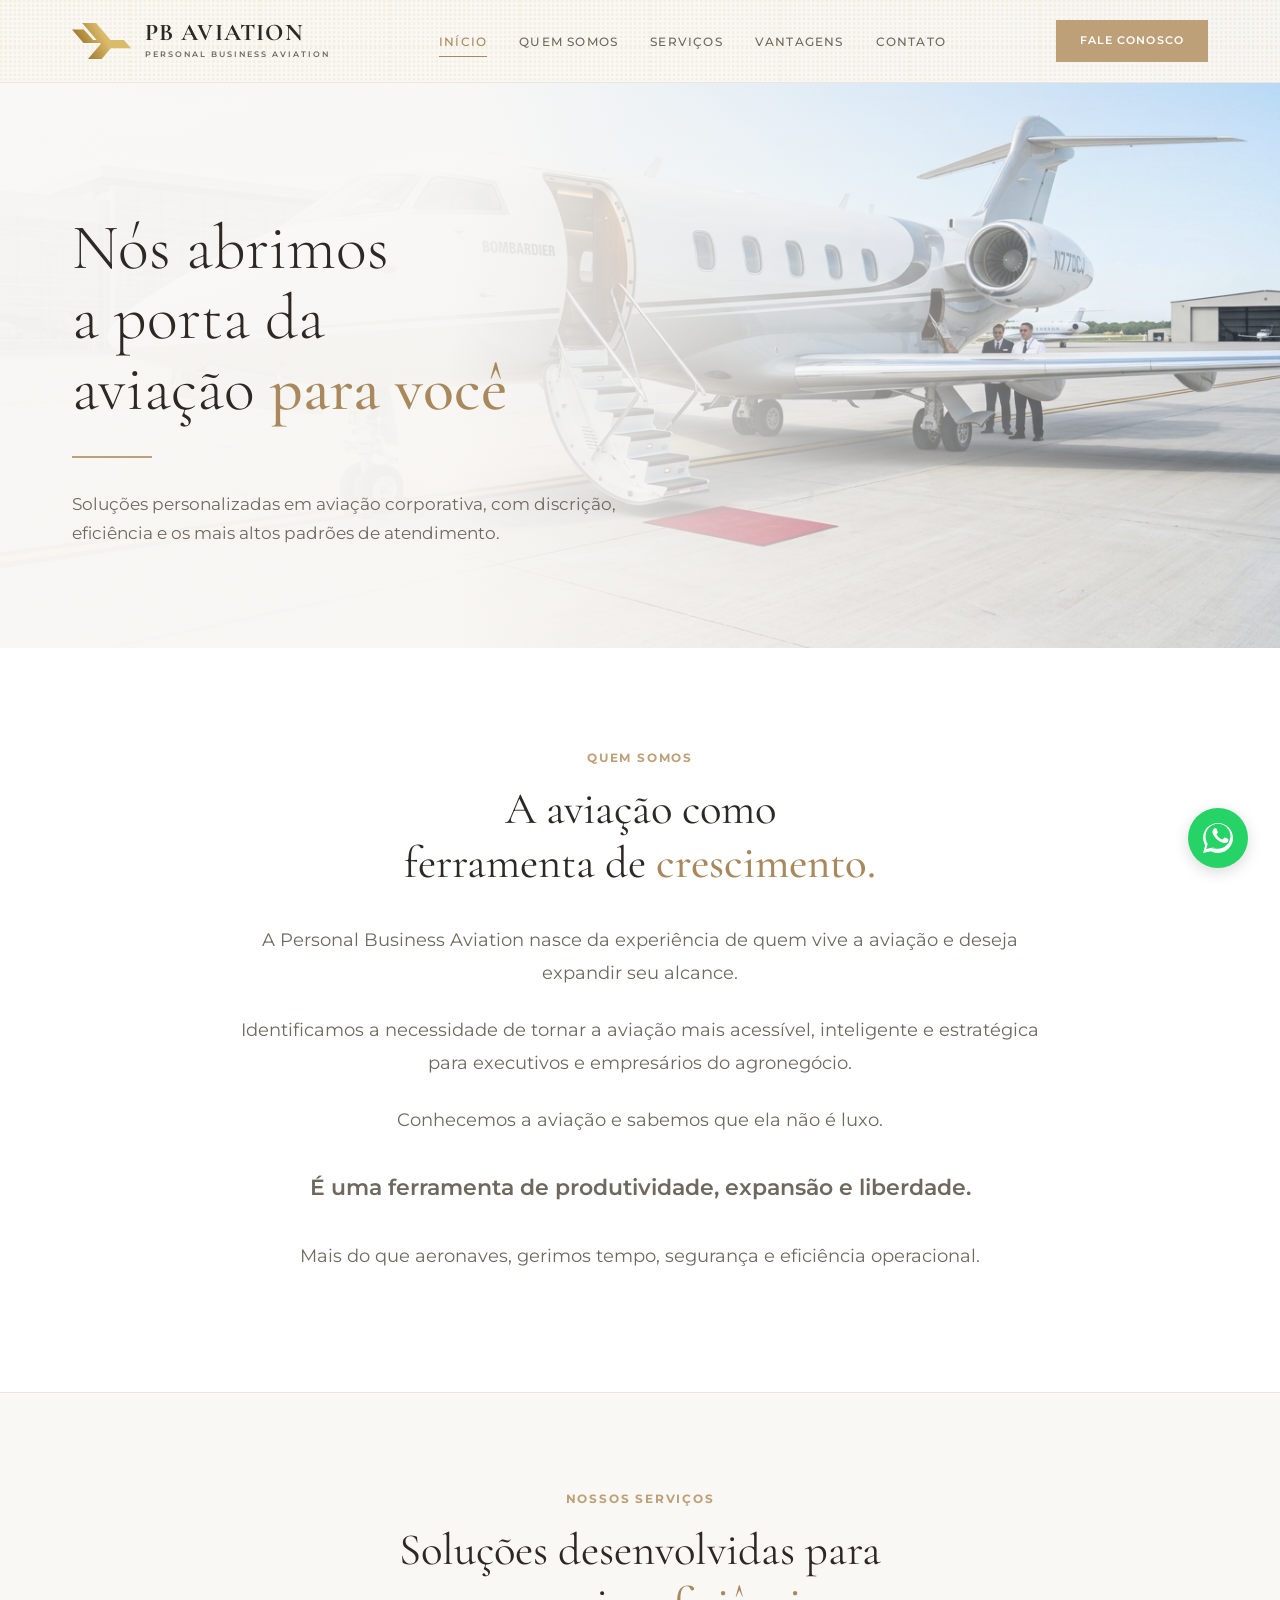
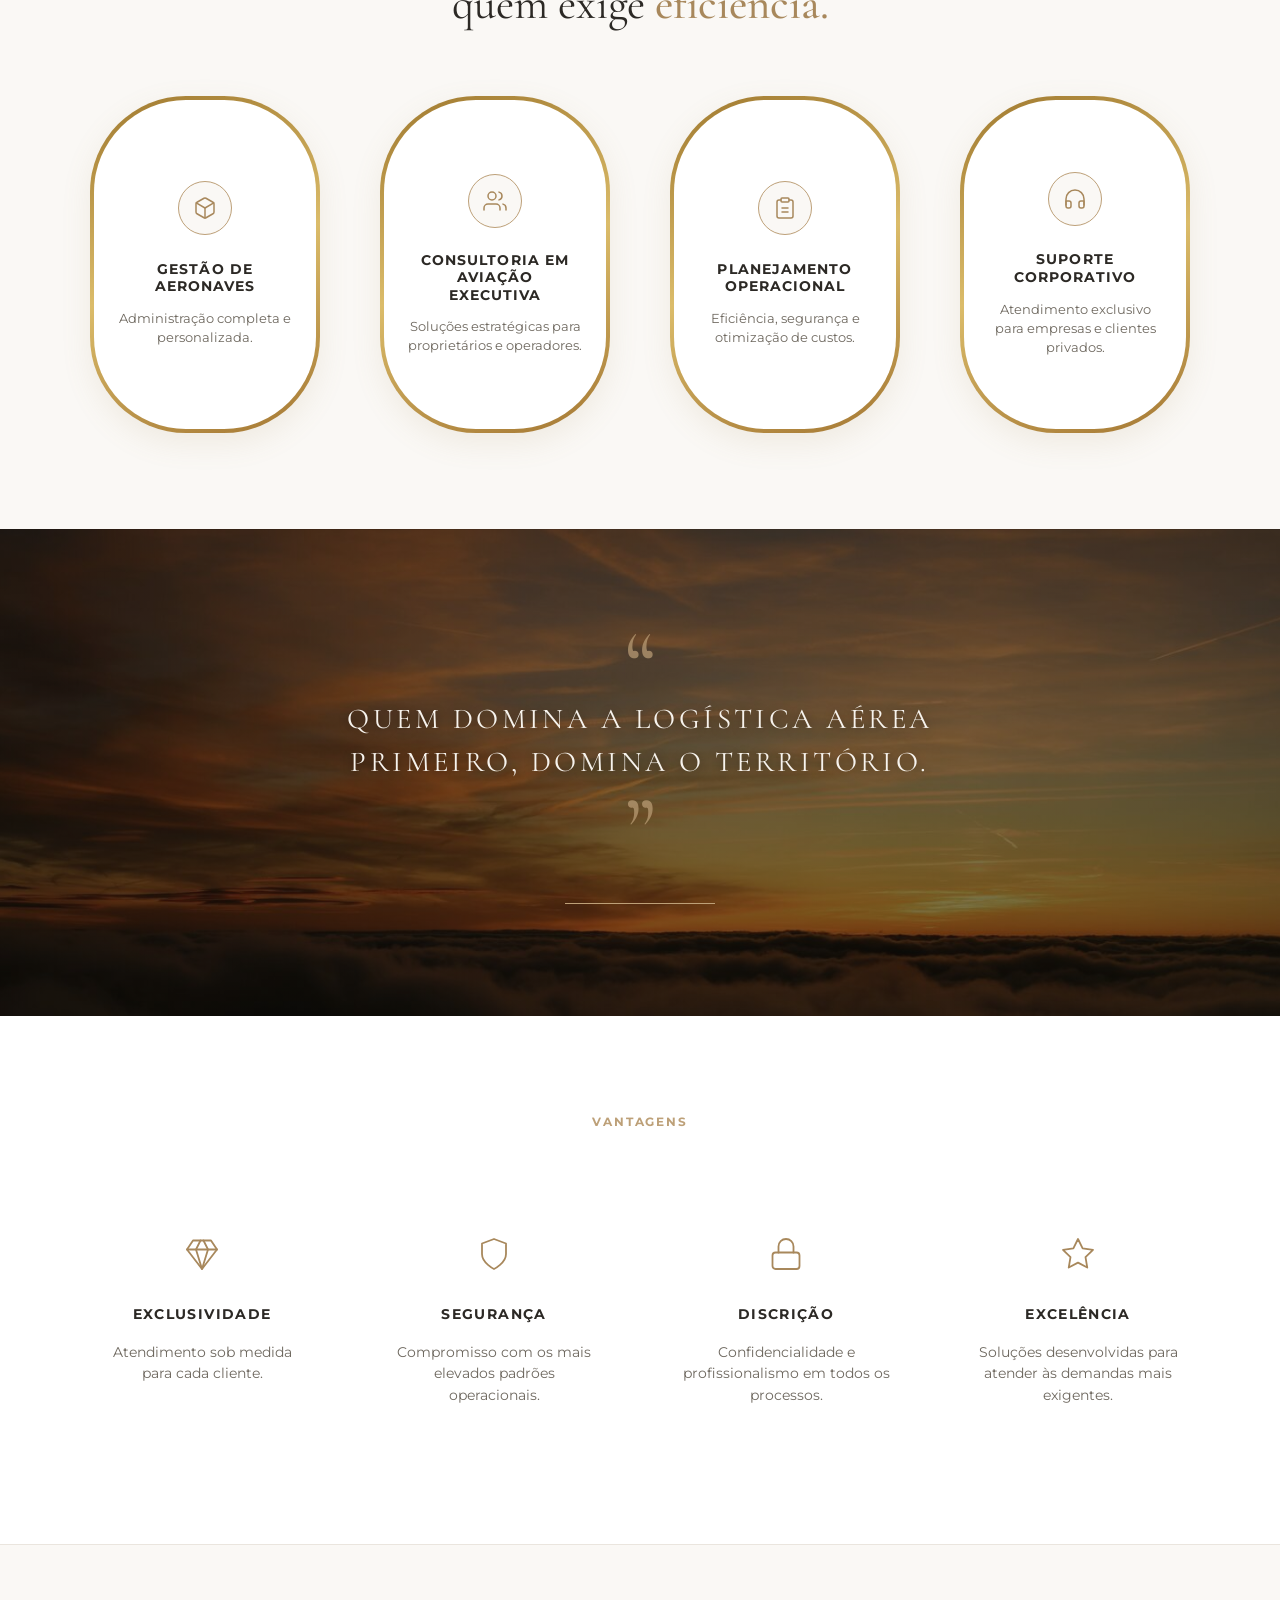
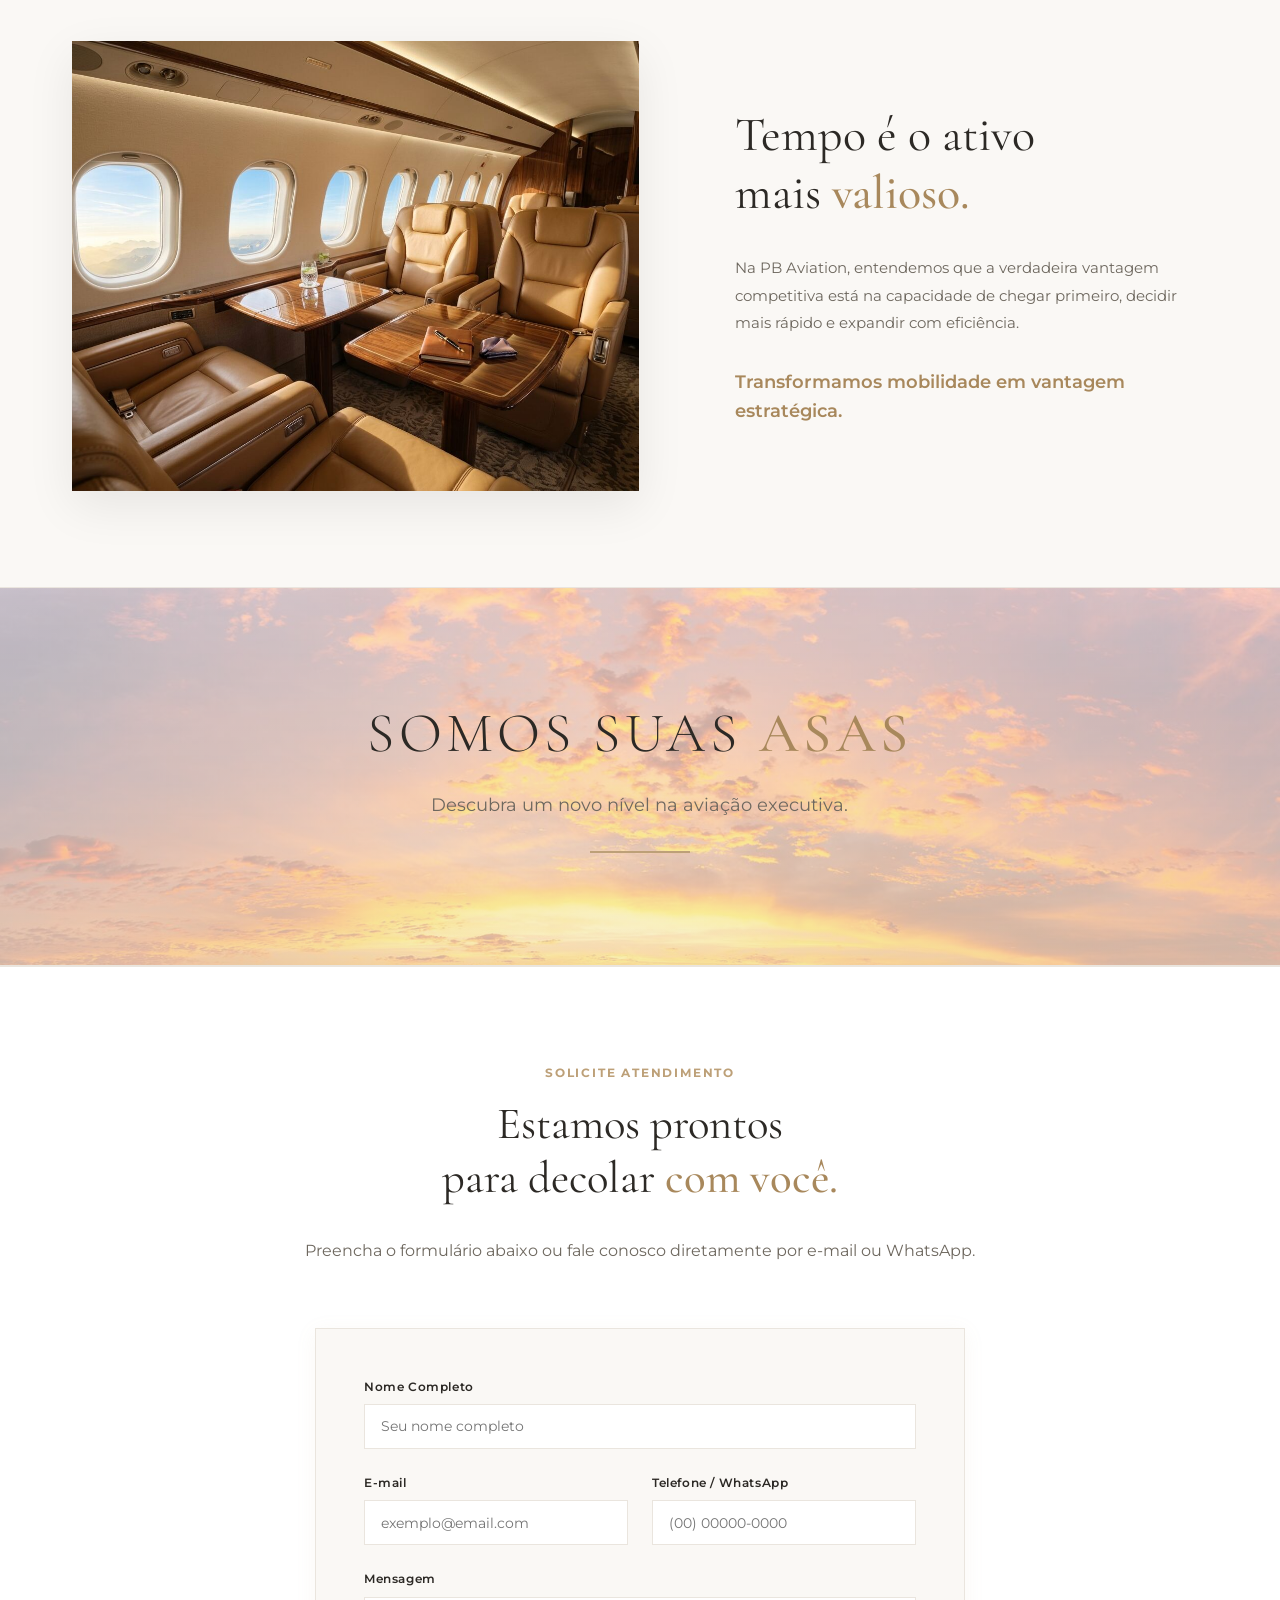
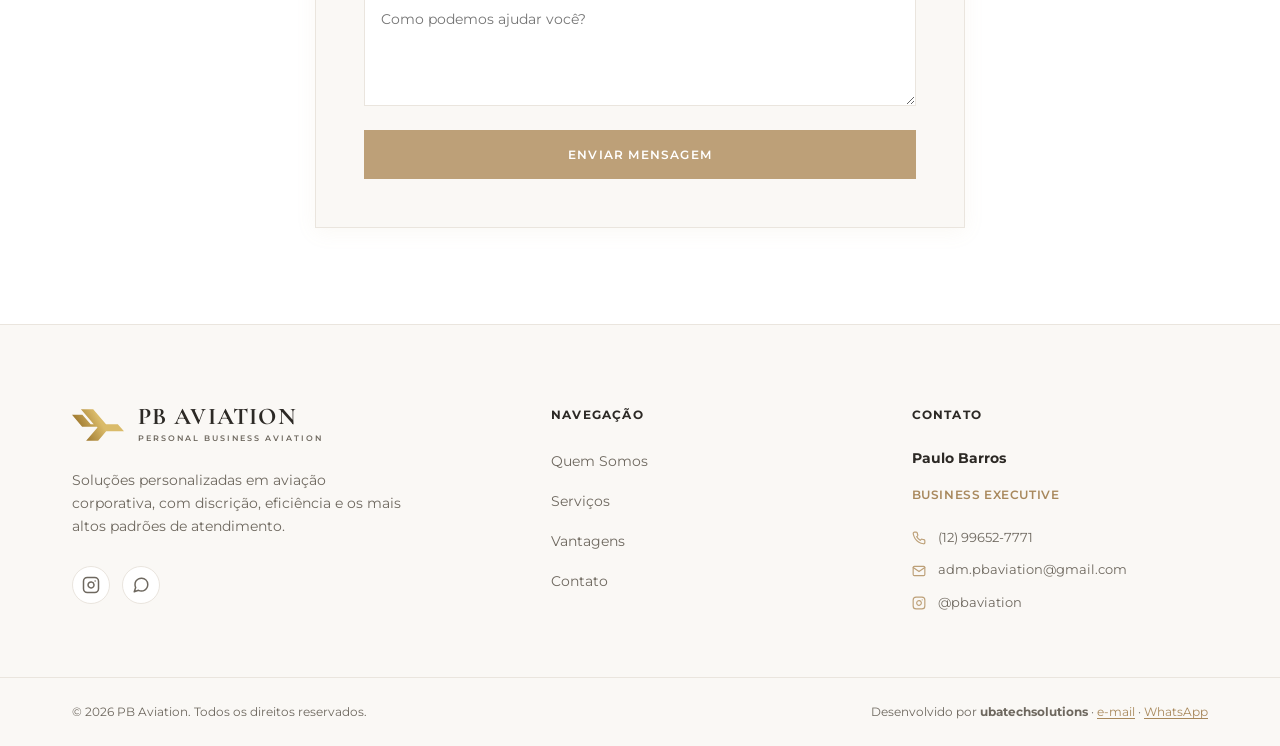
<file: index.html>
<!DOCTYPE html>
<html lang="pt-BR">
<head>
    <meta charset="UTF-8">
    <meta name="viewport" content="width=device-width, initial-scale=1.0">
    <meta name="description" content="PB Aviation - Soluções personalizadas em aviação corporativa com os mais altos padrões de atendimento, discrição e eficiência.">
    <title>PB Aviation | Soluções em Aviação Corporativa</title>
    
    <!-- Google Fonts -->
    <link rel="preconnect" href="https://fonts.googleapis.com">
    <link rel="preconnect" href="https://fonts.gstatic.com" crossorigin>
    <link href="https://fonts.googleapis.com/css2?family=Cormorant+Garamond:ital,wght@0,300;0,400;0,500;0,600;0,700;1,400&family=Montserrat:wght@300;400;500;600;700&display=swap" rel="stylesheet">
    
    <!-- Custom CSS -->
    <link rel="stylesheet" href="assets/css/styles.css">
    
    <!-- Favicon -->
    <link rel="icon" href="assets/images/favicon.png" type="image/png">
</head>
<body>

    <!-- Header Navigation -->
    <header class="main-header">
        <div class="header-container">
            <a href="#inicio" class="logo-area">
                <svg class="logo-symbol" viewBox="0 0 528.35 320.39" width="59" height="36" fill="none">
                    <defs>
                        <linearGradient id="logo-grad-header" x1="94.94" y1="236.36" x2="424.97" y2="45.82" gradientUnits="userSpaceOnUse">
                            <stop offset="0" stop-color="#9f792f"/>
                            <stop offset=".59" stop-color="#dabb6a"/>
                        </linearGradient>
                    </defs>
                    <polygon fill="url(#logo-grad-header)" points="347.26 224.87 528.35 224.87 465.58 151.65 345.56 151.65 215.55 0 90.82 0 220.81 151.65 189.77 151.65 105.29 56.84 0 56.84 103 177.47 251.99 177.47 258.97 185.61 143.45 320.39 265.87 320.39 347.26 224.87"/>
                </svg>
                <div class="logo-text">
                    <span class="logo-title">PB AVIATION</span>
                    <span class="logo-subtitle">PERSONAL BUSINESS AVIATION</span>
                </div>
            </a>
            
            <!-- Mobile Menu Toggle Button -->
            <button class="mobile-nav-toggle" aria-label="Abrir menu de navegação" aria-expanded="false">
                <span class="hamburger-line"></span>
                <span class="hamburger-line"></span>
                <span class="hamburger-line"></span>
            </button>

            <nav class="nav-menu">
                <ul>
                    <li><a href="#inicio" class="nav-link active">INÍCIO</a></li>
                    <li><a href="#quem-somos" class="nav-link">QUEM SOMOS</a></li>
                    <li><a href="#servicos" class="nav-link">SERVIÇOS</a></li>
                    <li><a href="#vantagens" class="nav-link">VANTAGENS</a></li>
                    <li><a href="#contato" class="nav-link">CONTATO</a></li>
                </ul>
            </nav>
            
            <div class="header-cta">
                <a href="#contato" class="btn btn-header">FALE CONOSCO</a>
            </div>
        </div>
    </header>

    <!-- Hero Section -->
    <section id="inicio" class="hero-section" style="background-image: linear-gradient(to right, rgba(250, 248, 245, 0.97) 35%, rgba(250, 248, 245, 0.7) 60%, rgba(250, 248, 245, 0.1) 100%), url('assets/images/hero-jet.jpg');">
        <div class="hero-container">
            <div class="hero-content">
                <h1 class="hero-title">
                    Nós abrimos<br>a porta da<br>aviação <span class="text-gold">para você</span>
                </h1>
                <hr class="hero-divider">
                <p class="hero-lead">
                    Soluções personalizadas em aviação corporativa, com discrição, eficiência e os mais altos padrões de atendimento.
                </p>
            </div>
        </div>
    </section>

    <!-- Quem Somos Section -->
    <section id="quem-somos" class="quem-somos-section">
        <div class="section-container">
            <div class="quem-somos-content">
                <span class="section-tag">QUEM SOMOS</span>
                <h2 class="section-title">
                    A aviação como<br>ferramenta de <span class="text-gold">crescimento.</span>
                </h2>
                <div class="quem-somos-text">
                    <p>A Personal Business Aviation nasce da experiência de quem vive a aviação e deseja expandir seu alcance.</p>
                    <p>Identificamos a necessidade de tornar a aviação mais acessível, inteligente e estratégica para executivos e empresários do agronegócio.</p>
                    <p>Conhecemos a aviação e sabemos que ela não é luxo.</p>
                    <p class="highlight-text text-gold">É uma ferramenta de produtividade, expansão e liberdade.</p>
                    <p>Mais do que aeronaves, gerimos tempo, segurança e eficiência operacional.</p>
                </div>
            </div>
        </div>
    </section>

    <!-- Serviços Section -->
    <section id="servicos" class="servicos-section">
        <div class="section-container">
            <span class="section-tag center">NOSSOS SERVIÇOS</span>
            <h2 class="section-title center">
                Soluções desenvolvidas para<br>quem exige <span class="text-gold">eficiência.</span>
            </h2>
            
            <div class="services-grid">
                <!-- Card 1 -->
                <div class="service-window-wrapper">
                    <div class="service-window-content">
                        <div class="service-icon-circle">
                            <!-- Airplane Outline Icon -->
                            <svg viewBox="0 0 24 24" width="24" height="24" fill="none" stroke="currentColor" stroke-width="1.5" stroke-linecap="round" stroke-linejoin="round">
                                <path d="M21 16V8a2 2 0 0 0-1-1.73l-7-4a2 2 0 0 0-2 0l-7 4A2 2 0 0 0 3 8v8a2 2 0 0 0 1 1.73l7 4a2 2 0 0 0 2 0l7-4A2 2 0 0 0 21 16z"></path>
                                <polyline points="3.27 6.96 12 12.01 20.73 6.96"></polyline>
                                <line x1="12" y1="22.08" x2="12" y2="12"></line>
                            </svg>
                        </div>
                        <h3 class="service-window-title">GESTÃO DE AERONAVES</h3>
                        <p class="service-window-text">Administração completa e personalizada.</p>
                    </div>
                </div>
                
                <!-- Card 2 -->
                <div class="service-window-wrapper">
                    <div class="service-window-content">
                        <div class="service-icon-circle">
                            <!-- Two Users Icon -->
                            <svg viewBox="0 0 24 24" width="24" height="24" fill="none" stroke="currentColor" stroke-width="1.5" stroke-linecap="round" stroke-linejoin="round">
                                <path d="M17 21v-2a4 4 0 0 0-4-4H5a4 4 0 0 0-4 4v2"></path>
                                <circle cx="9" cy="7" r="4"></circle>
                                <path d="M23 21v-2a4 4 0 0 0-3-3.87"></path>
                                <path d="M16 3.13a4 4 0 0 1 0 7.75"></path>
                            </svg>
                        </div>
                        <h3 class="service-window-title">CONSULTORIA EM AVIAÇÃO EXECUTIVA</h3>
                        <p class="service-window-text">Soluções estratégicas para proprietários e operadores.</p>
                    </div>
                </div>
                
                <!-- Card 3 -->
                <div class="service-window-wrapper">
                    <div class="service-window-content">
                        <div class="service-icon-circle">
                            <!-- Clipboard Icon -->
                            <svg viewBox="0 0 24 24" width="24" height="24" fill="none" stroke="currentColor" stroke-width="1.5" stroke-linecap="round" stroke-linejoin="round">
                                <path d="M16 4h2a2 2 0 0 1 2 2v14a2 2 0 0 1-2 2H6a2 2 0 0 1-2-2V6a2 2 0 0 1 2-2h2"></path>
                                <rect x="8" y="2" width="8" height="4" rx="1" ry="1"></rect>
                                <path d="M9 12h6"></path>
                                <path d="M9 16h6"></path>
                            </svg>
                        </div>
                        <h3 class="service-window-title">PLANEJAMENTO OPERACIONAL</h3>
                        <p class="service-window-text">Eficiência, segurança e otimização de custos.</p>
                    </div>
                </div>
                
                <!-- Card 4 -->
                <div class="service-window-wrapper">
                    <div class="service-window-content">
                        <div class="service-icon-circle">
                            <!-- Headset Icon -->
                            <svg viewBox="0 0 24 24" width="24" height="24" fill="none" stroke="currentColor" stroke-width="1.5" stroke-linecap="round" stroke-linejoin="round">
                                <path d="M3 18v-6a9 9 0 0 1 18 0v6"></path>
                                <path d="M21 19a2 2 0 0 1-2 2h-1a2 2 0 0 1-2-2v-3a2 2 0 0 1 2-2h3zM3 19a2 2 0 0 0 2 2h1a2 2 0 0 0 2-2v-3a2 2 0 0 0-2-2H3z"></path>
                            </svg>
                        </div>
                        <h3 class="service-window-title">SUPORTE CORPORATIVO</h3>
                        <p class="service-window-text">Atendimento exclusivo para empresas e clientes privados.</p>
                    </div>
                </div>
            </div>
        </div>
    </section>

    <!-- Mid Quote Banner -->
    <section class="quote-banner" style="background-image: linear-gradient(rgba(20,17,12,0.55), rgba(20,17,12,0.55)), url('assets/images/quote-bg.jpg');">
        <div class="quote-container">
            <span class="quote-mark open">“</span>
            <p class="quote-text">QUEM DOMINA A LOGÍSTICA AÉREA PRIMEIRO, DOMINA O TERRITÓRIO.</p>
            <span class="quote-mark close">”</span>
            <div class="quote-divider-line"></div>
        </div>
    </section>

    <!-- Vantagens Section -->
    <section id="vantagens" class="vantagens-section">
        <div class="section-container">
            <span class="section-tag center">VANTAGENS</span>
            
            <div class="vantagens-grid">
                <!-- Card 1 -->
                <div class="vantagem-card">
                    <div class="vantagem-icon">
                        <!-- Diamond Icon -->
                        <svg viewBox="0 0 24 24" width="36" height="36" fill="none" stroke="currentColor" stroke-width="1.2" stroke-linecap="round" stroke-linejoin="round">
                            <path d="M6 3h12l4 6-10 13L2 9z"></path>
                            <path d="M11 3 8 9l4 13 4-13-3-6"></path>
                            <path d="M2 9h20"></path>
                        </svg>
                    </div>
                    <h3 class="vantagem-title">EXCLUSIVIDADE</h3>
                    <p class="vantagem-text">Atendimento sob medida para cada cliente.</p>
                </div>
                
                <!-- Card 2 -->
                <div class="vantagem-card">
                    <div class="vantagem-icon">
                        <!-- Shield Icon -->
                        <svg viewBox="0 0 24 24" width="36" height="36" fill="none" stroke="currentColor" stroke-width="1.2" stroke-linecap="round" stroke-linejoin="round">
                            <path d="M12 22s8-4 8-10V5l-8-3-8 3v7c0 6 8 10 8 10z"></path>
                        </svg>
                    </div>
                    <h3 class="vantagem-title">SEGURANÇA</h3>
                    <p class="vantagem-text">Compromisso com os mais elevados padrões operacionais.</p>
                </div>
                
                <!-- Card 3 -->
                <div class="vantagem-card">
                    <div class="vantagem-icon">
                        <!-- Padlock Icon -->
                        <svg viewBox="0 0 24 24" width="36" height="36" fill="none" stroke="currentColor" stroke-width="1.2" stroke-linecap="round" stroke-linejoin="round">
                            <rect x="3" y="11" width="18" height="11" rx="2" ry="2"></rect>
                            <path d="M7 11V7a5 5 0 0 1 10 0v4"></path>
                        </svg>
                    </div>
                    <h3 class="vantagem-title">DISCRIÇÃO</h3>
                    <p class="vantagem-text">Confidencialidade e profissionalismo em todos os processos.</p>
                </div>
                
                <!-- Card 4 -->
                <div class="vantagem-card">
                    <div class="vantagem-icon">
                        <!-- Star Icon -->
                        <svg viewBox="0 0 24 24" width="36" height="36" fill="none" stroke="currentColor" stroke-width="1.2" stroke-linecap="round" stroke-linejoin="round">
                            <polygon points="12 2 15.09 8.26 22 9.27 17 14.14 18.18 21.02 12 17.77 5.82 21.02 7 14.14 2 9.27 8.91 8.26 12 2"></polygon>
                        </svg>
                    </div>
                    <h3 class="vantagem-title">EXCELÊNCIA</h3>
                    <p class="vantagem-text">Soluções desenvolvidas para atender às demandas mais exigentes.</p>
                </div>
            </div>
        </div>
    </section>

    <!-- Detail Section (Cabin + Text) -->
    <section class="detail-section">
        <div class="detail-container">
            <div class="detail-image-wrapper">
                <div class="detail-image" style="background-image: url('assets/images/cabin-interior.jpg');"></div>
            </div>
            <div class="detail-content">
                <h2 class="detail-title">
                    Tempo é o ativo<br>mais <span class="text-gold">valioso.</span>
                </h2>
                <p class="detail-text">
                    Na PB Aviation, entendemos que a verdadeira vantagem competitiva está na capacidade de chegar primeiro, decidir mais rápido e expandir com eficiência.
                </p>
                <p class="highlight-text text-gold">
                    Transformamos mobilidade em vantagem estratégica.
                </p>
            </div>
        </div>
    </section>

    <!-- Bottom Branding Banner -->
    <section class="bottom-banner-section" style="background-image: linear-gradient(rgba(250, 248, 245, 0.55), rgba(245, 240, 232, 0.65)), url('assets/images/sky-banner.jpg');">
        <div class="bottom-banner-container">
            <div class="brand-message">
                <h2 class="brand-title">SOMOS SUAS <span class="text-gold">ASAS</span></h2>
                <p class="brand-subtitle">Descubra um novo nível na aviação executiva.</p>
            </div>
            <div class="gold-accent-line"></div>
        </div>
    </section>

    <!-- Contact Form Section -->
    <section id="contato" class="contact-section">
        <div class="section-container">
            <div class="contact-header">
                <span class="section-tag center">SOLICITE ATENDIMENTO</span>
                <h2 class="section-title center">Estamos prontos<br>para decolar <span class="text-gold">com você.</span></h2>
                <p class="contact-lead-text center">Preencha o formulário abaixo ou fale conosco diretamente por e-mail ou WhatsApp.</p>
            </div>
            
            <div class="contact-form-container">
                <div class="contact-form-panel">
                    <form id="pb-contact-form" class="luxury-form">
                        <!-- Web3Forms config (gratuito, sem backend) -->
                        <input type="hidden" name="access_key" value="COLE_SUA_ACCESS_KEY_AQUI">
                        <input type="hidden" name="subject" value="Novo contato pelo site - PB Aviation">
                        <input type="hidden" name="from_name" value="Site PB Aviation">
                        <!-- Honeypot anti-spam (deve ficar sempre vazio) -->
                        <input type="checkbox" name="botcheck" class="hidden-field" style="display:none">
                        <div class="form-row">
                            <div class="form-group">
                                <label for="form-name">Nome Completo</label>
                                <input type="text" id="form-name" required placeholder="Seu nome completo">
                            </div>
                        </div>
                        <div class="form-row split">
                            <div class="form-group">
                                <label for="form-email">E-mail</label>
                                <input type="email" id="form-email" required placeholder="exemplo@email.com">
                            </div>
                            <div class="form-group">
                                <label for="form-phone">Telefone / WhatsApp</label>
                                <input type="tel" id="form-phone" required placeholder="(00) 00000-0000">
                            </div>
                        </div>
                        <div class="form-row">
                            <div class="form-group">
                                <label for="form-message">Mensagem</label>
                                <textarea id="form-message" rows="5" required placeholder="Como podemos ajudar você?"></textarea>
                            </div>
                        </div>
                        <div class="form-row">
                            <button type="submit" class="btn btn-gold btn-full">
                                ENVIAR MENSAGEM
                            </button>
                        </div>
                        
                        <!-- Success / Error messages -->
                        <div id="form-response-message" class="form-response"></div>
                    </form>
                </div>
            </div>
        </div>
    </section>

    <!-- Footer -->
    <footer class="main-footer">
        <div class="footer-container">
            <div class="footer-brand">
                <a href="#inicio" class="footer-logo">
                    <svg class="logo-symbol" viewBox="0 0 528.35 320.39" width="52" height="32" fill="none">
                        <defs>
                            <linearGradient id="logo-grad-footer" x1="94.94" y1="236.36" x2="424.97" y2="45.82" gradientUnits="userSpaceOnUse">
                                <stop offset="0" stop-color="#9f792f"/>
                                <stop offset=".59" stop-color="#dabb6a"/>
                            </linearGradient>
                        </defs>
                        <polygon fill="url(#logo-grad-footer)" points="347.26 224.87 528.35 224.87 465.58 151.65 345.56 151.65 215.55 0 90.82 0 220.81 151.65 189.77 151.65 105.29 56.84 0 56.84 103 177.47 251.99 177.47 258.97 185.61 143.45 320.39 265.87 320.39 347.26 224.87"/>
                    </svg>
                    <div class="logo-text">
                        <span class="logo-title">PB AVIATION</span>
                        <span class="logo-subtitle">PERSONAL BUSINESS AVIATION</span>
                    </div>
                </a>
                <p class="footer-tagline">Soluções personalizadas em aviação corporativa, com discrição, eficiência e os mais altos padrões de atendimento.</p>
                <div class="social-links">
                    <a href="https://instagram.com/pbaviation" target="_blank" rel="noopener noreferrer" class="social-icon" aria-label="Instagram">
                        <svg viewBox="0 0 24 24" width="18" height="18" fill="none" stroke="currentColor" stroke-width="2" stroke-linecap="round" stroke-linejoin="round">
                            <rect x="2" y="2" width="20" height="20" rx="5" ry="5"></rect>
                            <path d="M16 11.37A4 4 0 1 1 12.63 8 4 4 0 0 1 16 11.37z"></path>
                            <line x1="17.5" y1="6.5" x2="17.51" y2="6.5"></line>
                        </svg>
                    </a>
                    <a href="https://wa.me/5512996527771" target="_blank" rel="noopener noreferrer" class="social-icon" aria-label="WhatsApp">
                        <svg viewBox="0 0 24 24" width="18" height="18" fill="none" stroke="currentColor" stroke-width="2" stroke-linecap="round" stroke-linejoin="round">
                            <path d="M21 11.5a8.38 8.38 0 0 1-.9 3.8 8.5 8.5 0 0 1-7.6 4.7 8.38 8.38 0 0 1-3.8-.9L3 21l1.9-5.7a8.38 8.38 0 0 1-.9-3.8 8.5 8.5 0 0 1 4.7-7.6 8.38 8.38 0 0 1 3.8-.9h.5a8.48 8.48 0 0 1 8 8v.5z"></path>
                        </svg>
                    </a>
                </div>
            </div>

            <div class="footer-nav">
                <h4 class="footer-heading">Navegação</h4>
                <ul>
                    <li><a href="#quem-somos">Quem Somos</a></li>
                    <li><a href="#servicos">Serviços</a></li>
                    <li><a href="#vantagens">Vantagens</a></li>
                    <li><a href="#contato">Contato</a></li>
                </ul>
            </div>

            <div class="footer-contact">
                <h4 class="footer-heading">Contato</h4>
                <div class="footer-contact-block">
                    <p class="footer-staff-name">Paulo Barros</p>
                    <p class="footer-staff-role">Business Executive</p>
                    <a href="tel:+5512996527771" class="footer-contact-link">
                        <svg viewBox="0 0 24 24" width="14" height="14" fill="none" stroke="currentColor" stroke-width="2" stroke-linecap="round" stroke-linejoin="round" class="footer-icon">
                            <path d="M22 16.92v3a2 2 0 0 1-2.18 2 19.79 19.79 0 0 1-8.63-3.07 19.5 19.5 0 0 1-6-6 19.79 19.79 0 0 1-3.07-8.67A2 2 0 0 1 4.11 2h3a2 2 0 0 1 2 1.72 12.84 12.84 0 0 0 .7 2.81 2 2 0 0 1-.45 2.11L8.09 9.91a16 16 0 0 0 6 6l1.27-1.27a2 2 0 0 1 2.11-.45 12.84 12.84 0 0 0 2.81.7A2 2 0 0 1 22 16.92z"></path>
                        </svg>
                        (12) 99652-7771
                    </a>
                    <a href="mailto:adm.pbaviation@gmail.com" class="footer-contact-link">
                        <svg viewBox="0 0 24 24" width="14" height="14" fill="none" stroke="currentColor" stroke-width="2" stroke-linecap="round" stroke-linejoin="round" class="footer-icon">
                            <path d="M4 4h16c1.1 0 2 .9 2 2v12c0 1.1-.9 2-2 2H4c-1.1 0-2-.9-2-2V6c0-1.1.9-2 2-2z"></path>
                            <polyline points="22,6 12,13 2,6"></polyline>
                        </svg>
                        adm.pbaviation@gmail.com
                    </a>
                    <a href="https://instagram.com/pbaviation" target="_blank" rel="noopener noreferrer" class="footer-contact-link">
                        <svg viewBox="0 0 24 24" width="14" height="14" fill="none" stroke="currentColor" stroke-width="2" stroke-linecap="round" stroke-linejoin="round" class="footer-icon">
                            <rect x="2" y="2" width="20" height="20" rx="5" ry="5"></rect>
                            <path d="M16 11.37A4 4 0 1 1 12.63 8 4 4 0 0 1 16 11.37z"></path>
                            <line x1="17.5" y1="6.5" x2="17.51" y2="6.5"></line>
                        </svg>
                        @pbaviation
                    </a>
                </div>
            </div>
        </div>

        <div class="footer-bottom">
            <div class="footer-bottom-container">
                <p class="footer-copyright">© 2026 PB Aviation. Todos os direitos reservados.</p>
                <p class="footer-credit">Desenvolvido por <strong>ubatechsolutions</strong> · <a href="mailto:ertprs_ubatuba@hotmail.com">e-mail</a> · <a href="https://wa.me/5512997673301" target="_blank" rel="noopener noreferrer">WhatsApp</a></p>
            </div>
        </div>
    </footer>

    <!-- Floating Actions -->
    <a href="https://wa.me/5512996527771?text=Olá,%20gostaria%20de%20conversar%20sobre%20as%20soluções%20da%20PB%20Aviation." target="_blank" rel="noopener noreferrer" class="floating-whatsapp" aria-label="Fale conosco no WhatsApp">
        <svg viewBox="0 0 24 24" width="30" height="30" fill="currentColor">
            <path d="M.057 24l1.687-6.163c-1.041-1.804-1.588-3.849-1.587-5.946C.06 5.348 5.397.01 12.008.01c3.202.001 6.212 1.246 8.477 3.513 2.262 2.268 3.507 5.28 3.505 8.484-.004 6.657-5.34 11.997-11.953 11.997-2.005-.001-3.973-.502-5.724-1.455L0 24zm6.59-4.846c1.62.962 3.21 1.493 5.361 1.495 5.503.003 9.982-4.477 9.985-9.986.002-2.67-1.037-5.18-2.92-7.067C17.188 1.708 14.68 .669 12.01.669c-5.51 0-9.99 4.477-9.993 9.986-.001 2.205.58 4.304 1.685 6.215l-1.1 4.02 4.148-1.087c1.782.972 3.4 1.492 4.887.75zm13.102-6.529c-.314-.157-1.86-.917-2.148-1.023-.289-.105-.499-.157-.709.157-.21.314-.813 1.023-.997 1.233-.183.21-.367.236-.68.079-.314-.157-1.328-.49-2.53-1.561-.936-.836-1.568-1.868-1.75-2.183-.184-.314-.02-.485.137-.641.141-.14.314-.367.472-.551.157-.183.21-.314.314-.524.105-.21.053-.393-.027-.551-.079-.157-.709-1.706-.97-2.336-.254-.61-.513-.526-.709-.536-.183-.01-.393-.012-.603-.012-.21 0-.551.079-.839.393-.289.314-1.102 1.077-1.102 2.624 0 1.548 1.127 3.045 1.285 3.256.157.21 2.217 3.385 5.37 4.746.75.324 1.335.518 1.792.663.753.239 1.439.205 1.98.125.603-.089 1.86-.761 2.12-1.458.261-.697.261-1.293.183-1.417-.077-.126-.288-.205-.603-.362z"/>
        </svg>
    </a>

    <button class="scroll-to-top" id="scrollTopBtn" aria-label="Voltar ao topo">
        <svg viewBox="0 0 24 24" width="24" height="24" fill="none" stroke="currentColor" stroke-width="2.5" stroke-linecap="round" stroke-linejoin="round">
            <polyline points="18 15 12 9 6 15"></polyline>
        </svg>
    </button>

    <!-- Custom JS -->
    <script src="assets/js/script.js"></script>
</body>
</html>
</file>
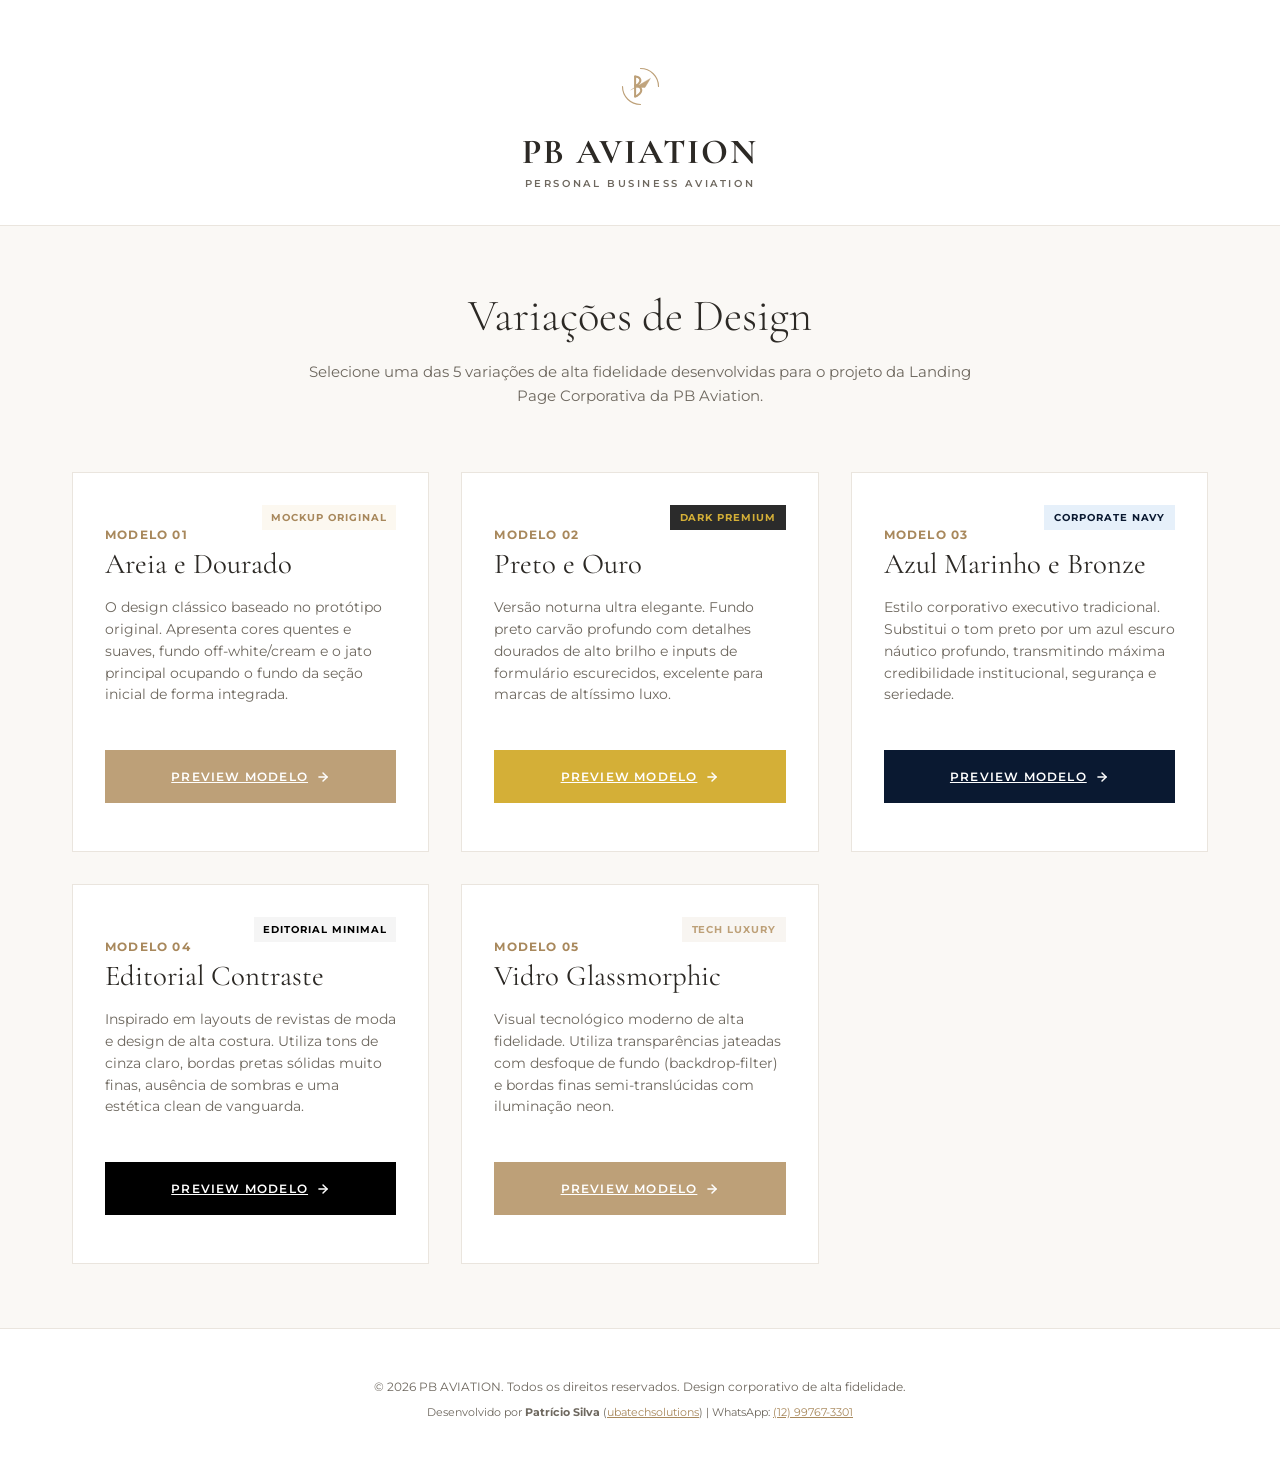
<file: remover/index.html>
<!DOCTYPE html>
<html lang="pt-BR">
<head>
    <meta charset="UTF-8">
    <meta name="viewport" content="width=device-width, initial-scale=1.0">
    <meta name="description" content="Selecione entre as 5 opções de design desenvolvidas para a landing page corporativa da PB Aviation.">
    <title>PB Aviation | Modelos de Landing Page</title>
    
    <!-- Google Fonts -->
    <link rel="preconnect" href="https://fonts.googleapis.com">
    <link rel="preconnect" href="https://fonts.gstatic.com" crossorigin>
    <link href="https://fonts.googleapis.com/css2?family=Cormorant+Garamond:ital,wght@0,300;0,400;0,500;0,600;0,700;1,400&family=Montserrat:wght@300;400;500;600;700&display=swap" rel="stylesheet">
    
    <style>
        :root {
            --gold-primary: #bda078;
            --gold-dark: #a8885c;
            --bg-warm: #faf8f5;
            --text-dark: #2c2925;
            --text-muted: #6e685f;
            --border-color: #eae5de;
            --font-serif: 'Cormorant Garamond', Georgia, serif;
            --font-sans: 'Montserrat', sans-serif;
            --transition-smooth: all 0.4s cubic-bezier(0.25, 1, 0.5, 1);
        }

        * {
            margin: 0;
            padding: 0;
            box-sizing: border-box;
        }

        body {
            font-family: var(--font-sans);
            background-color: var(--bg-warm);
            color: var(--text-dark);
            line-height: 1.6;
            min-height: 100vh;
            display: flex;
            flex-direction: column;
            justify-content: space-between;
        }

        .header {
            padding: 4rem 2rem 2rem;
            text-align: center;
            border-bottom: 1px solid var(--border-color);
            background-color: #ffffff;
        }

        .logo-symbol {
            margin-bottom: 1rem;
            color: var(--gold-primary);
        }

        .logo-title {
            font-family: var(--font-serif);
            font-size: 2.2rem;
            font-weight: 700;
            letter-spacing: 0.05em;
            color: var(--text-dark);
            line-height: 1.1;
        }

        .logo-subtitle {
            font-size: 0.65rem;
            font-weight: 600;
            letter-spacing: 0.25em;
            color: var(--text-muted);
            margin-top: 0.3rem;
            text-transform: uppercase;
        }

        .main-content {
            max-width: 1200px;
            margin: 4rem auto;
            padding: 0 2rem;
            width: 100%;
            flex-grow: 1;
        }

        .intro-text {
            text-align: center;
            max-width: 700px;
            margin: 0 auto 4rem;
        }

        .intro-title {
            font-family: var(--font-serif);
            font-size: 2.8rem;
            font-weight: 300;
            line-height: 1.2;
            margin-bottom: 1rem;
        }

        .intro-lead {
            font-size: 0.95rem;
            color: var(--text-muted);
        }

        .models-grid {
            display: grid;
            grid-template-columns: repeat(auto-fit, minmax(320px, 1fr));
            gap: 2rem;
        }

        .model-card {
            background-color: #ffffff;
            border: 1px solid var(--border-color);
            padding: 3rem 2rem;
            display: flex;
            flex-direction: column;
            justify-content: space-between;
            min-height: 380px;
            transition: var(--transition-smooth);
            position: relative;
            overflow: hidden;
        }

        .model-card:hover {
            transform: translateY(-8px);
            box-shadow: 0 15px 40px rgba(189, 160, 120, 0.1);
            border-color: var(--gold-primary);
        }

        .model-card::before {
            content: '';
            position: absolute;
            top: 0;
            left: 0;
            width: 100%;
            height: 4px;
            background-color: var(--gold-primary);
            transform: scaleX(0);
            transform-origin: left;
            transition: var(--transition-smooth);
        }

        .model-card:hover::before {
            transform: scaleX(1);
        }

        .model-number {
            font-size: 0.75rem;
            font-weight: 700;
            letter-spacing: 0.1em;
            color: var(--gold-dark);
            text-transform: uppercase;
            margin-bottom: 1.5rem;
        }

        .model-title {
            font-family: var(--font-serif);
            font-size: 1.8rem;
            font-weight: 400;
            color: var(--text-dark);
            margin-bottom: 1rem;
            line-height: 1.2;
        }

        .model-desc {
            font-size: 0.85rem;
            color: var(--text-muted);
            line-height: 1.6;
            margin-bottom: 2rem;
            flex-grow: 1;
        }

        .btn-preview {
            display: inline-flex;
            align-items: center;
            justify-content: center;
            font-size: 0.75rem;
            font-weight: 600;
            letter-spacing: 0.1em;
            padding: 1rem 2rem;
            background-color: var(--gold-primary);
            color: #ffffff;
            border: 1px solid var(--gold-primary);
            transition: var(--transition-smooth);
            cursor: pointer;
            width: 100%;
        }

        .btn-preview:hover {
            background-color: var(--gold-dark);
            border-color: var(--gold-dark);
        }

        .btn-preview svg {
            margin-left: 0.5rem;
            transition: var(--transition-smooth);
        }

        .btn-preview:hover svg {
            transform: translateX(4px);
        }

        .footer {
            padding: 3rem 2rem;
            text-align: center;
            border-top: 1px solid var(--border-color);
            background-color: #ffffff;
            font-size: 0.75rem;
            color: var(--text-muted);
        }

        /* Specific model badges */
        .badge {
            position: absolute;
            top: 2rem;
            right: 2rem;
            font-size: 0.6rem;
            font-weight: 700;
            letter-spacing: 0.1em;
            padding: 0.3rem 0.6rem;
            background-color: var(--bg-warm);
            color: var(--gold-dark);
            text-transform: uppercase;
        }

        @media (max-width: 768px) {
            .intro-title {
                font-size: 2.2rem;
            }
            .main-content {
                margin: 2rem auto;
            }
        }
    </style>
</head>
<body>

    <!-- Top Branding Header -->
    <header class="header">
        <svg class="logo-symbol" viewBox="0 0 100 100" width="45" height="45" fill="none" stroke="currentColor">
            <!-- Outer abstract golden ring segments -->
            <path d="M 50 10 A 40 40 0 0 1 90 50" stroke="#bda078" stroke-width="2.5" stroke-linecap="round"/>
            <path d="M 50 90 A 40 40 0 0 1 10 50" stroke="#bda078" stroke-width="2.5" stroke-linecap="round"/>
            
            <!-- Monogram initials + wing graphic -->
            <path d="M 38 28 L 38 72" stroke="#bda078" stroke-width="4.5" stroke-linecap="round"/>
            <path d="M 38 28 C 48 28, 54 36, 46 44 C 41 48, 38 48, 38 48" stroke="#bda078" stroke-width="4.5" stroke-linecap="round" stroke-linejoin="round"/>
            <path d="M 38 48 C 50 48, 56 58, 48 66 C 42 72, 38 72, 38 72" stroke="#bda078" stroke-width="4.5" stroke-linecap="round" stroke-linejoin="round"/>
            <path d="M 28 58 L 72 32 L 60 52 L 40 52" fill="#bda078" opacity="0.95"/>
        </svg>
        <h1 class="logo-title">PB AVIATION</h1>
        <p class="logo-subtitle">PERSONAL BUSINESS AVIATION</p>
    </header>

    <!-- Hub Cards Selection -->
    <main class="main-content">
        <div class="intro-text">
            <h2 class="intro-title">Variações de Design</h2>
            <p class="intro-lead">Selecione uma das 5 variações de alta fidelidade desenvolvidas para o projeto da Landing Page Corporativa da PB Aviation.</p>
        </div>

        <div class="models-grid">
            <!-- Model 01 -->
            <div class="model-card">
                <span class="badge" style="background-color: #fcf8f0;">Mockup Original</span>
                <div>
                    <span class="model-number">Modelo 01</span>
                    <h3 class="model-title">Areia e Dourado</h3>
                    <p class="model-desc">O design clássico baseado no protótipo original. Apresenta cores quentes e suaves, fundo off-white/cream e o jato principal ocupando o fundo da seção inicial de forma integrada.</p>
                </div>
                <a href="modelo-01/index.html" class="btn-preview">
                    PREVIEW MODELO
                    <svg viewBox="0 0 24 24" width="14" height="14" fill="none" stroke="currentColor" stroke-width="2.5" stroke-linecap="round" stroke-linejoin="round">
                        <line x1="5" y1="12" x2="19" y2="12"></line>
                        <polyline points="12 5 19 12 12 19"></polyline>
                    </svg>
                </a>
            </div>

            <!-- Model 02 -->
            <div class="model-card">
                <span class="badge" style="background-color: #2b2b2b; color: #d4af37;">Dark Premium</span>
                <div>
                    <span class="model-number">Modelo 02</span>
                    <h3 class="model-title">Preto e Ouro</h3>
                    <p class="model-desc">Versão noturna ultra elegante. Fundo preto carvão profundo com detalhes dourados de alto brilho e inputs de formulário escurecidos, excelente para marcas de altíssimo luxo.</p>
                </div>
                <a href="modelo-02/index.html" class="btn-preview" style="background-color: #d4af37; border-color: #d4af37;">
                    PREVIEW MODELO
                    <svg viewBox="0 0 24 24" width="14" height="14" fill="none" stroke="currentColor" stroke-width="2.5" stroke-linecap="round" stroke-linejoin="round">
                        <line x1="5" y1="12" x2="19" y2="12"></line>
                        <polyline points="12 5 19 12 12 19"></polyline>
                    </svg>
                </a>
            </div>

            <!-- Model 03 -->
            <div class="model-card">
                <span class="badge" style="background-color: #e6f0fa; color: #0a1931;">Corporate Navy</span>
                <div>
                    <span class="model-number">Modelo 03</span>
                    <h3 class="model-title">Azul Marinho e Bronze</h3>
                    <p class="model-desc">Estilo corporativo executivo tradicional. Substitui o tom preto por um azul escuro náutico profundo, transmitindo máxima credibilidade institucional, segurança e seriedade.</p>
                </div>
                <a href="modelo-03/index.html" class="btn-preview" style="background-color: #0a1931; border-color: #0a1931;">
                    PREVIEW MODELO
                    <svg viewBox="0 0 24 24" width="14" height="14" fill="none" stroke="currentColor" stroke-width="2.5" stroke-linecap="round" stroke-linejoin="round">
                        <line x1="5" y1="12" x2="19" y2="12"></line>
                        <polyline points="12 5 19 12 12 19"></polyline>
                    </svg>
                </a>
            </div>

            <!-- Model 04 -->
            <div class="model-card">
                <span class="badge" style="background-color: #f5f5f5; color: #000;">Editorial Minimal</span>
                <div>
                    <span class="model-number">Modelo 04</span>
                    <h3 class="model-title">Editorial Contraste</h3>
                    <p class="model-desc">Inspirado em layouts de revistas de moda e design de alta costura. Utiliza tons de cinza claro, bordas pretas sólidas muito finas, ausência de sombras e uma estética clean de vanguarda.</p>
                </div>
                <a href="modelo-04/index.html" class="btn-preview" style="background-color: #000000; border-color: #000000;">
                    PREVIEW MODELO
                    <svg viewBox="0 0 24 24" width="14" height="14" fill="none" stroke="currentColor" stroke-width="2.5" stroke-linecap="round" stroke-linejoin="round">
                        <line x1="5" y1="12" x2="19" y2="12"></line>
                        <polyline points="12 5 19 12 12 19"></polyline>
                    </svg>
                </a>
            </div>

            <!-- Model 05 -->
            <div class="model-card">
                <span class="badge" style="background-color: rgba(189,160,120,0.1); color: #bda078;">Tech Luxury</span>
                <div>
                    <span class="model-number">Modelo 05</span>
                    <h3 class="model-title">Vidro Glassmorphic</h3>
                    <p class="model-desc">Visual tecnológico moderno de alta fidelidade. Utiliza transparências jateadas com desfoque de fundo (backdrop-filter) e bordas finas semi-translúcidas com iluminação neon.</p>
                </div>
                <a href="modelo-05/index.html" class="btn-preview" style="background-color: #bda078; border-color: #bda078;">
                    PREVIEW MODELO
                    <svg viewBox="0 0 24 24" width="14" height="14" fill="none" stroke="currentColor" stroke-width="2.5" stroke-linecap="round" stroke-linejoin="round">
                        <line x1="5" y1="12" x2="19" y2="12"></line>
                        <polyline points="12 5 19 12 12 19"></polyline>
                    </svg>
                </a>
            </div>
        </div>
    </main>

    <!-- Footer -->
    <footer class="footer">
        <p>© 2026 PB AVIATION. Todos os direitos reservados. Design corporativo de alta fidelidade.</p>
        <p style="margin-top: 0.5rem; font-size: 0.7rem; color: var(--text-muted);">
            Desenvolvido por <strong>Patrício Silva</strong> (<a href="mailto:ertprs_ubatuba@hotmail.com" style="color: var(--gold-dark); text-decoration: underline;">ubatechsolutions</a>) | WhatsApp: <a href="https://wa.me/5512997673301" target="_blank" style="color: var(--gold-dark); text-decoration: underline;">(12) 99767-3301</a>
        </p>
    </footer>

</body>
</html>
</file>
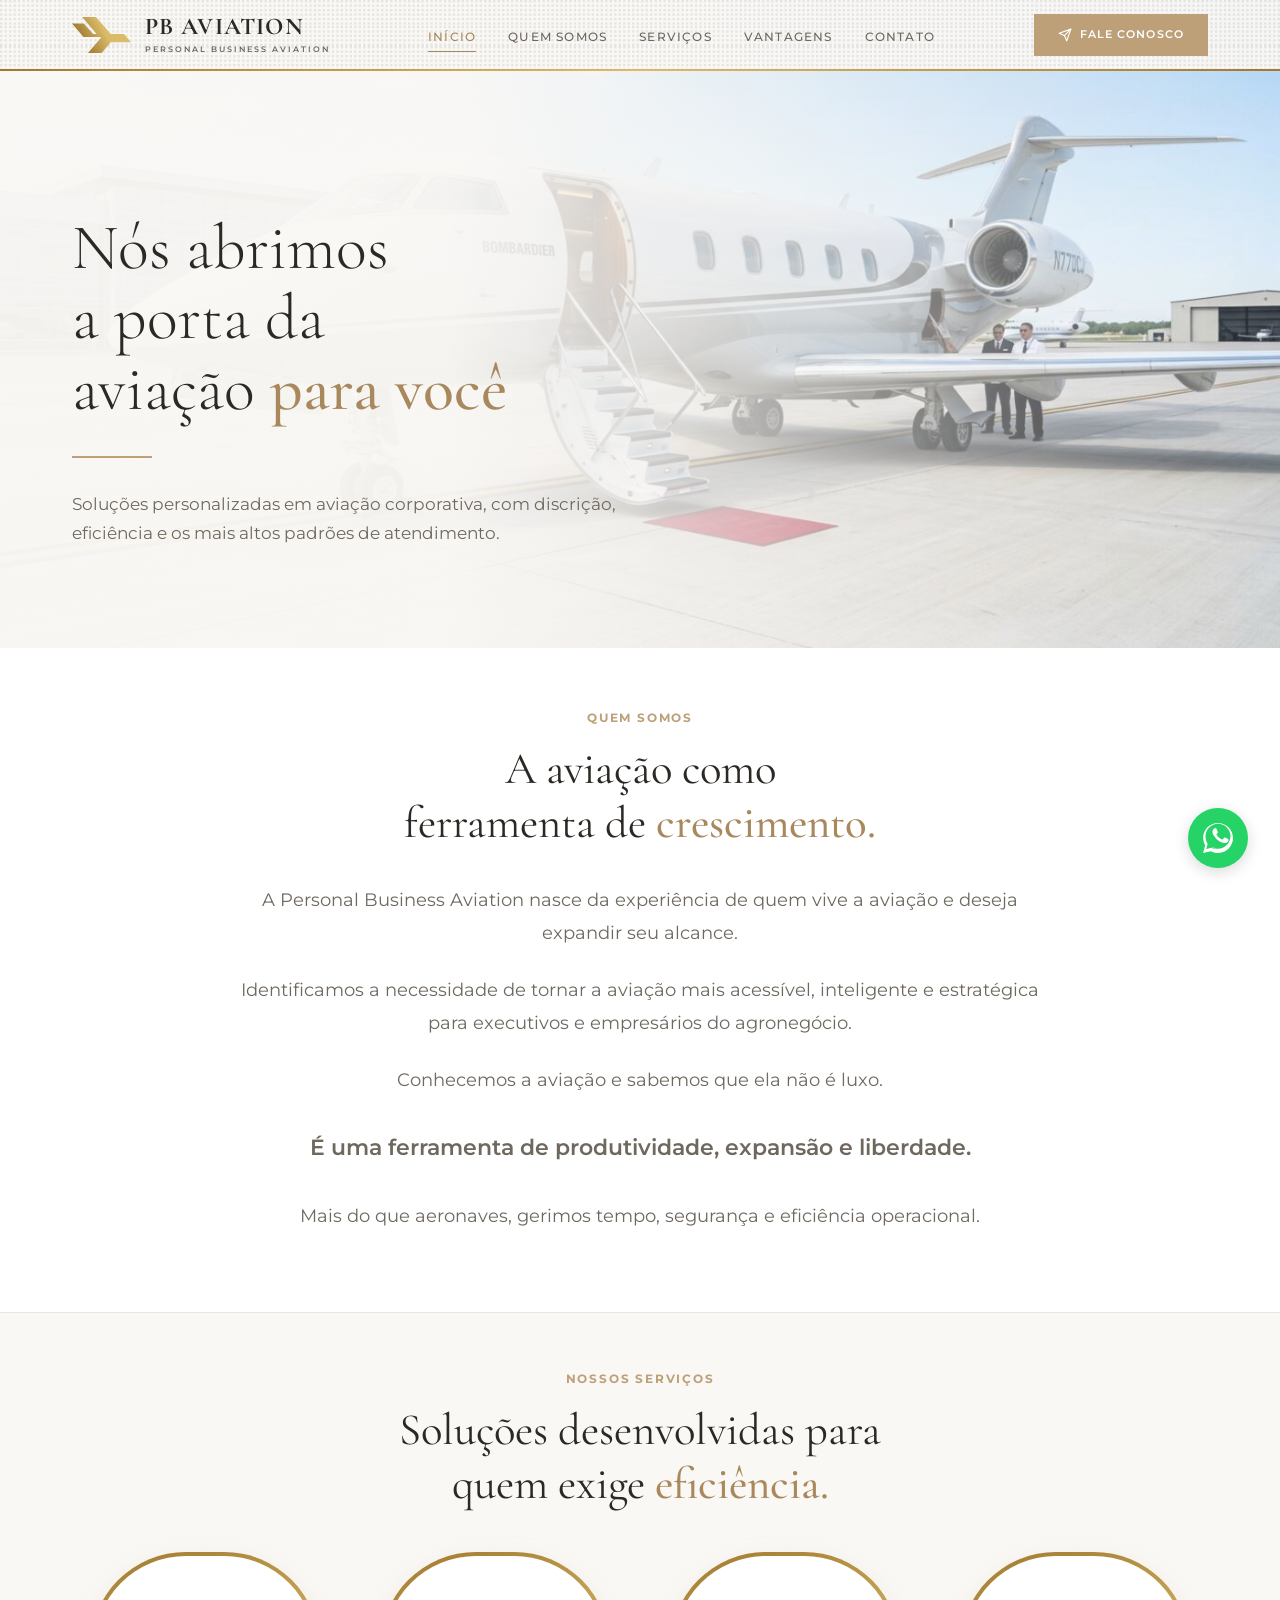
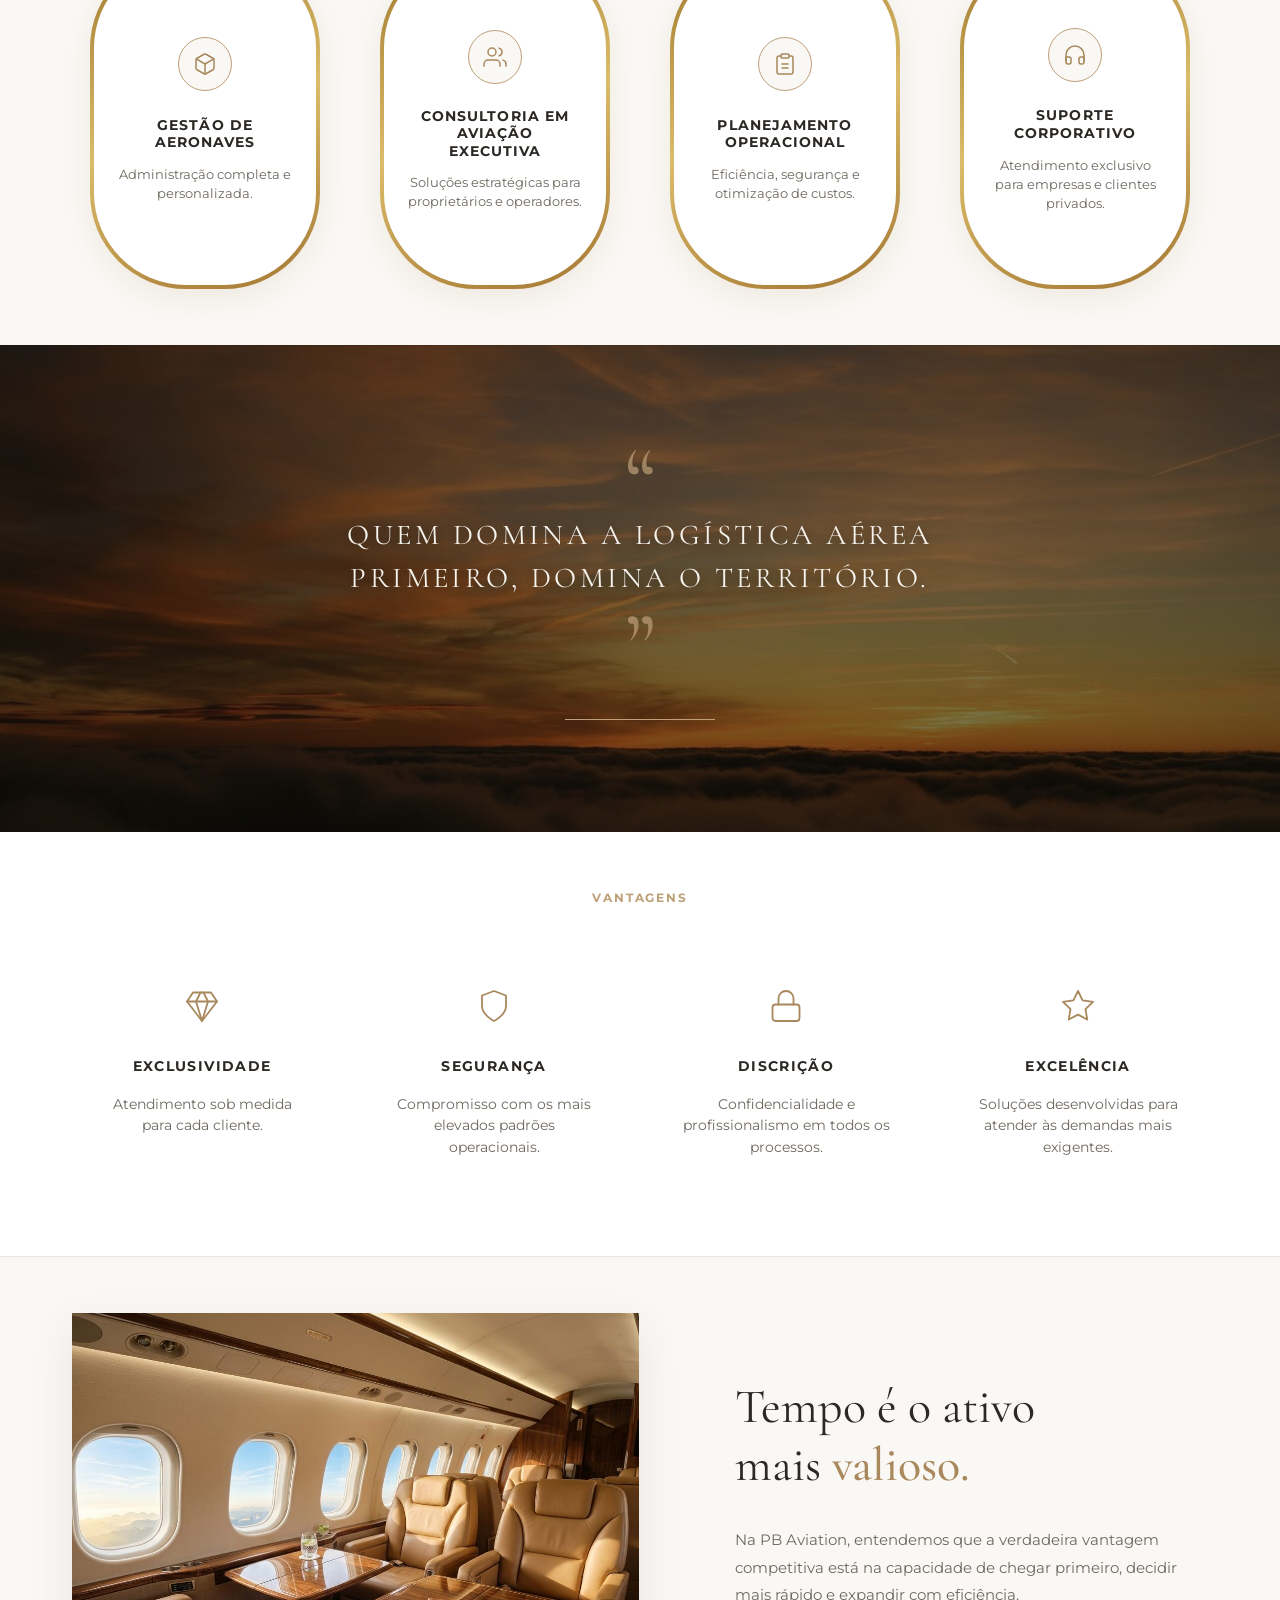
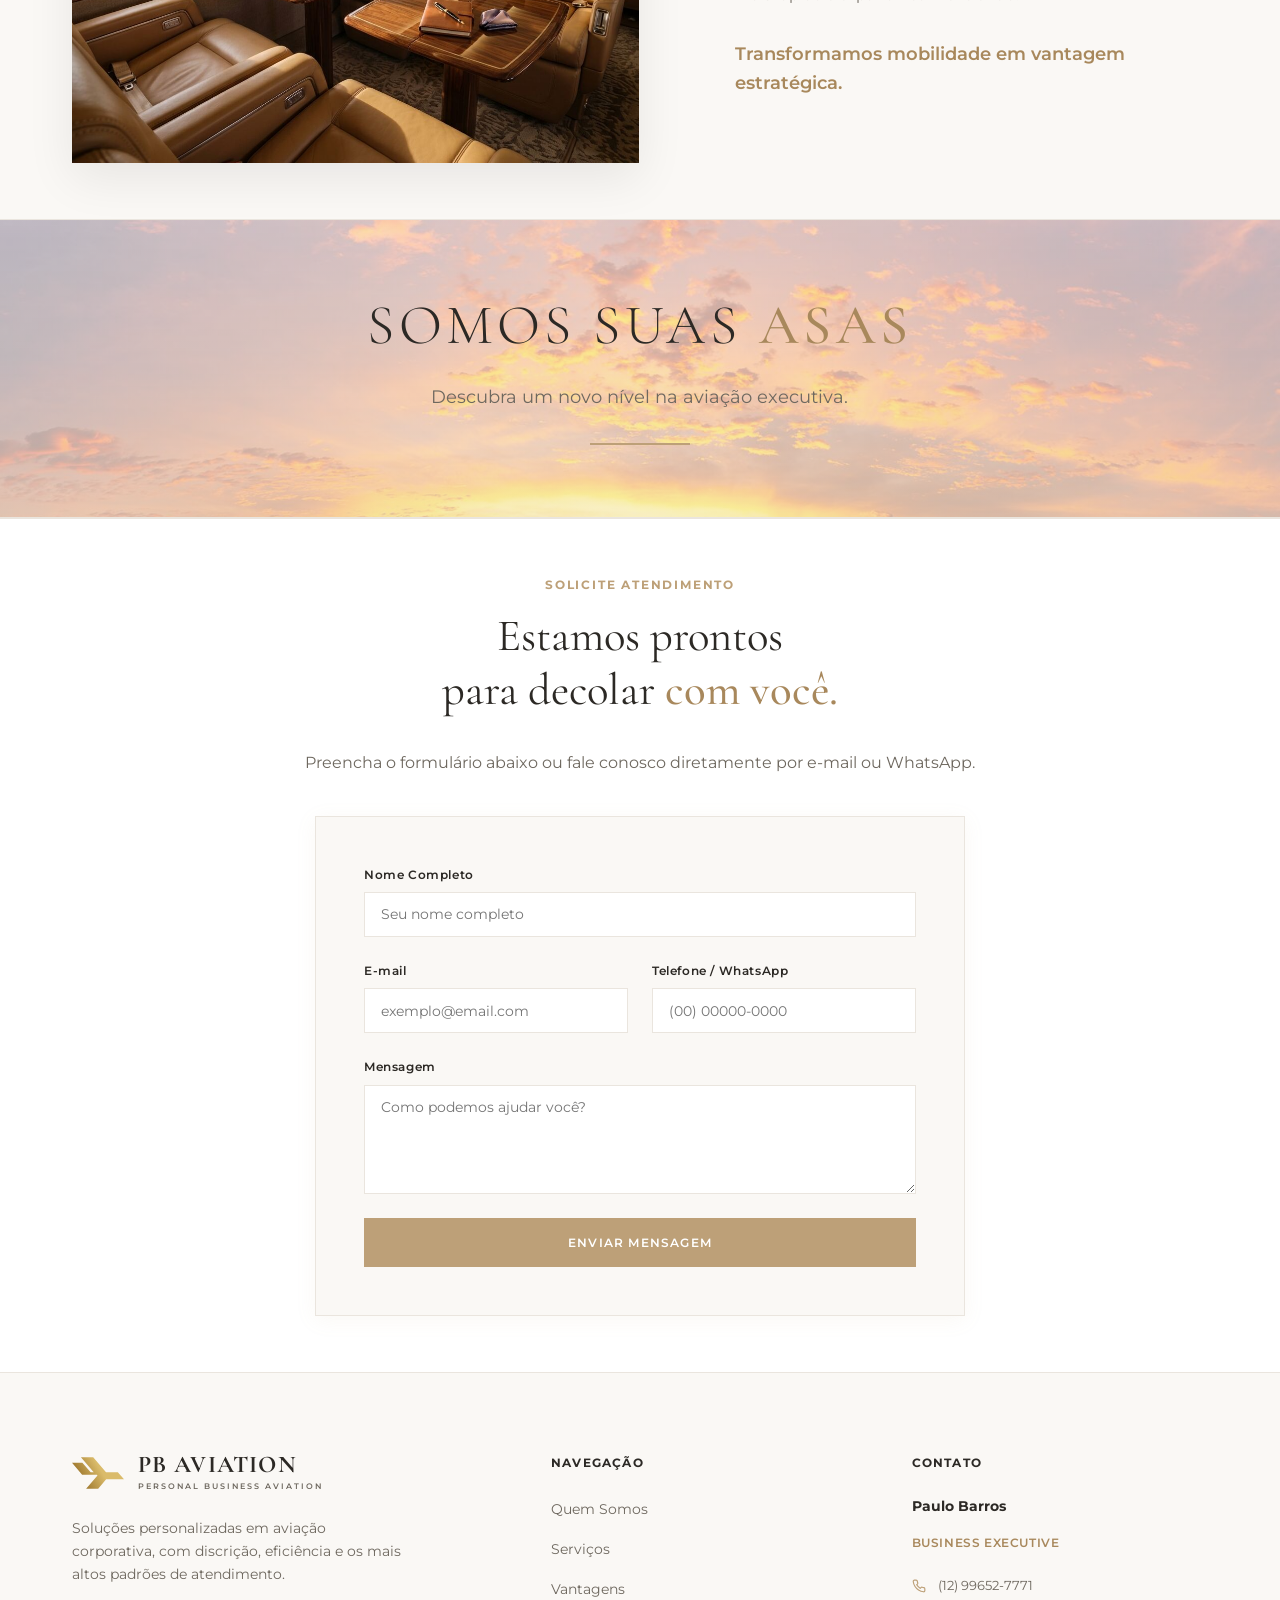
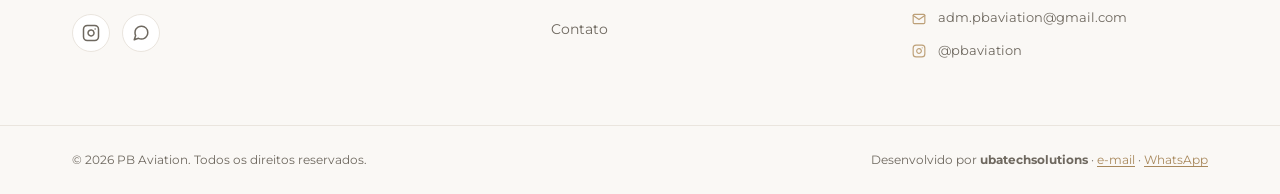
<file: remover/ajuste01/index.html>
<!DOCTYPE html>
<html lang="pt-BR">
<head>
    <meta charset="UTF-8">
    <meta name="viewport" content="width=device-width, initial-scale=1.0">
    <meta name="description" content="PB Aviation - Soluções personalizadas em aviação corporativa com os mais altos padrões de atendimento, discrição e eficiência.">
    <title>PB Aviation | Soluções em Aviação Corporativa</title>
    
    <!-- Google Fonts -->
    <link rel="preconnect" href="https://fonts.googleapis.com">
    <link rel="preconnect" href="https://fonts.gstatic.com" crossorigin>
    <link href="https://fonts.googleapis.com/css2?family=Cormorant+Garamond:ital,wght@0,300;0,400;0,500;0,600;0,700;1,400&family=Montserrat:wght@300;400;500;600;700&display=swap" rel="stylesheet">
    
    <!-- Custom CSS -->
    <link rel="stylesheet" href="assets/css/styles.css">
    
    <!-- Favicon -->
    <link rel="icon" href="assets/images/favicon.png" type="image/png">
</head>
<body>

    <!-- Header Navigation -->
    <header class="main-header">
        <div class="header-container">
            <a href="#inicio" class="logo-area">
                <svg class="logo-symbol" viewBox="0 0 528.35 320.39" width="59" height="36" fill="none">
                    <defs>
                        <linearGradient id="logo-grad-header" x1="94.94" y1="236.36" x2="424.97" y2="45.82" gradientUnits="userSpaceOnUse">
                            <stop offset="0" stop-color="#9f792f"/>
                            <stop offset=".59" stop-color="#dabb6a"/>
                        </linearGradient>
                    </defs>
                    <polygon fill="url(#logo-grad-header)" points="347.26 224.87 528.35 224.87 465.58 151.65 345.56 151.65 215.55 0 90.82 0 220.81 151.65 189.77 151.65 105.29 56.84 0 56.84 103 177.47 251.99 177.47 258.97 185.61 143.45 320.39 265.87 320.39 347.26 224.87"/>
                </svg>
                <div class="logo-text">
                    <span class="logo-title">PB AVIATION</span>
                    <span class="logo-subtitle">PERSONAL BUSINESS AVIATION</span>
                </div>
            </a>
            
            <!-- Mobile Menu Toggle Button -->
            <button class="mobile-nav-toggle" aria-label="Abrir menu de navegação" aria-expanded="false">
                <span class="hamburger-line"></span>
                <span class="hamburger-line"></span>
                <span class="hamburger-line"></span>
            </button>

            <nav class="nav-menu">
                <ul>
                    <li><a href="#inicio" class="nav-link active">INÍCIO</a></li>
                    <li><a href="#quem-somos" class="nav-link">QUEM SOMOS</a></li>
                    <li><a href="#servicos" class="nav-link">SERVIÇOS</a></li>
                    <li><a href="#vantagens" class="nav-link">VANTAGENS</a></li>
                    <li><a href="#contato" class="nav-link">CONTATO</a></li>
                </ul>
            </nav>
            
            <div class="header-cta">
                <a href="https://wa.me/5512996527771?text=Olá,%20gostaria%20de%20saber%20mais%20sobre%20as%20soluções%20da%20PB%20Aviation." target="_blank" rel="noopener noreferrer" class="btn btn-header btn-whatsapp-direct" style="display: inline-flex; align-items: center; gap: 0.5rem;">
                    <svg class="btn-icon" viewBox="0 0 24 24" width="14" height="14" fill="none" stroke="currentColor" stroke-width="2" stroke-linecap="round" stroke-linejoin="round">
                        <line x1="22" y1="2" x2="11" y2="13"></line>
                        <polygon points="22 2 15 22 11 13 2 9 22 2"></polygon>
                    </svg>
                    FALE CONOSCO
                </a>
            </div>
        </div>
    </header>

    <!-- Hero Section -->
    <section id="inicio" class="hero-section" style="background-image: linear-gradient(to right, rgba(250, 248, 245, 0.97) 35%, rgba(250, 248, 245, 0.7) 60%, rgba(250, 248, 245, 0.1) 100%), url('assets/images/hero-jet.jpg');">
        <div class="hero-container">
            <div class="hero-content">
                <h1 class="hero-title">
                    Nós abrimos<br>a porta da<br>aviação <span class="text-gold">para você</span>
                </h1>
                <hr class="hero-divider">
                <p class="hero-lead">
                    Soluções personalizadas em aviação corporativa, com discrição, eficiência e os mais altos padrões de atendimento.
                </p>
            </div>
        </div>
    </section>

    <!-- Quem Somos Section -->
    <section id="quem-somos" class="quem-somos-section">
        <div class="section-container">
            <div class="quem-somos-content">
                <span class="section-tag">QUEM SOMOS</span>
                <h2 class="section-title">
                    A aviação como<br>ferramenta de <span class="text-gold">crescimento.</span>
                </h2>
                <div class="quem-somos-text">
                    <p>A Personal Business Aviation nasce da experiência de quem vive a aviação e deseja expandir seu alcance.</p>
                    <p>Identificamos a necessidade de tornar a aviação mais acessível, inteligente e estratégica para executivos e empresários do agronegócio.</p>
                    <p>Conhecemos a aviação e sabemos que ela não é luxo.</p>
                    <p class="highlight-text text-gold">É uma ferramenta de produtividade, expansão e liberdade.</p>
                    <p>Mais do que aeronaves, gerimos tempo, segurança e eficiência operacional.</p>
                </div>
            </div>
        </div>
    </section>

    <!-- Serviços Section -->
    <section id="servicos" class="servicos-section">
        <div class="section-container">
            <span class="section-tag center">NOSSOS SERVIÇOS</span>
            <h2 class="section-title center">
                Soluções desenvolvidas para<br>quem exige <span class="text-gold">eficiência.</span>
            </h2>
            
            <div class="services-grid">
                <!-- Card 1 -->
                <div class="service-window-wrapper">
                    <div class="service-window-content">
                        <div class="service-icon-circle">
                            <!-- Airplane Outline Icon -->
                            <svg viewBox="0 0 24 24" width="24" height="24" fill="none" stroke="currentColor" stroke-width="1.5" stroke-linecap="round" stroke-linejoin="round">
                                <path d="M21 16V8a2 2 0 0 0-1-1.73l-7-4a2 2 0 0 0-2 0l-7 4A2 2 0 0 0 3 8v8a2 2 0 0 0 1 1.73l7 4a2 2 0 0 0 2 0l7-4A2 2 0 0 0 21 16z"></path>
                                <polyline points="3.27 6.96 12 12.01 20.73 6.96"></polyline>
                                <line x1="12" y1="22.08" x2="12" y2="12"></line>
                            </svg>
                        </div>
                        <h3 class="service-window-title">GESTÃO DE AERONAVES</h3>
                        <p class="service-window-text">Administração completa e personalizada.</p>
                    </div>
                </div>
                
                <!-- Card 2 -->
                <div class="service-window-wrapper">
                    <div class="service-window-content">
                        <div class="service-icon-circle">
                            <!-- Two Users Icon -->
                            <svg viewBox="0 0 24 24" width="24" height="24" fill="none" stroke="currentColor" stroke-width="1.5" stroke-linecap="round" stroke-linejoin="round">
                                <path d="M17 21v-2a4 4 0 0 0-4-4H5a4 4 0 0 0-4 4v2"></path>
                                <circle cx="9" cy="7" r="4"></circle>
                                <path d="M23 21v-2a4 4 0 0 0-3-3.87"></path>
                                <path d="M16 3.13a4 4 0 0 1 0 7.75"></path>
                            </svg>
                        </div>
                        <h3 class="service-window-title">CONSULTORIA EM AVIAÇÃO EXECUTIVA</h3>
                        <p class="service-window-text">Soluções estratégicas para proprietários e operadores.</p>
                    </div>
                </div>
                
                <!-- Card 3 -->
                <div class="service-window-wrapper">
                    <div class="service-window-content">
                        <div class="service-icon-circle">
                            <!-- Clipboard Icon -->
                            <svg viewBox="0 0 24 24" width="24" height="24" fill="none" stroke="currentColor" stroke-width="1.5" stroke-linecap="round" stroke-linejoin="round">
                                <path d="M16 4h2a2 2 0 0 1 2 2v14a2 2 0 0 1-2 2H6a2 2 0 0 1-2-2V6a2 2 0 0 1 2-2h2"></path>
                                <rect x="8" y="2" width="8" height="4" rx="1" ry="1"></rect>
                                <path d="M9 12h6"></path>
                                <path d="M9 16h6"></path>
                            </svg>
                        </div>
                        <h3 class="service-window-title">PLANEJAMENTO OPERACIONAL</h3>
                        <p class="service-window-text">Eficiência, segurança e otimização de custos.</p>
                    </div>
                </div>
                
                <!-- Card 4 -->
                <div class="service-window-wrapper">
                    <div class="service-window-content">
                        <div class="service-icon-circle">
                            <!-- Headset Icon -->
                            <svg viewBox="0 0 24 24" width="24" height="24" fill="none" stroke="currentColor" stroke-width="1.5" stroke-linecap="round" stroke-linejoin="round">
                                <path d="M3 18v-6a9 9 0 0 1 18 0v6"></path>
                                <path d="M21 19a2 2 0 0 1-2 2h-1a2 2 0 0 1-2-2v-3a2 2 0 0 1 2-2h3zM3 19a2 2 0 0 0 2 2h1a2 2 0 0 0 2-2v-3a2 2 0 0 0-2-2H3z"></path>
                            </svg>
                        </div>
                        <h3 class="service-window-title">SUPORTE CORPORATIVO</h3>
                        <p class="service-window-text">Atendimento exclusivo para empresas e clientes privados.</p>
                    </div>
                </div>
            </div>
        </div>
    </section>

    <!-- Mid Quote Banner -->
    <section class="quote-banner" style="background-image: linear-gradient(rgba(20,17,12,0.55), rgba(20,17,12,0.55)), url('assets/images/quote-bg.jpg');">
        <div class="quote-container">
            <span class="quote-mark open">“</span>
            <p class="quote-text">QUEM DOMINA A LOGÍSTICA AÉREA PRIMEIRO, DOMINA O TERRITÓRIO.</p>
            <span class="quote-mark close">”</span>
            <div class="quote-divider-line"></div>
        </div>
    </section>

    <!-- Vantagens Section -->
    <section id="vantagens" class="vantagens-section">
        <div class="section-container">
            <span class="section-tag center">VANTAGENS</span>
            
            <div class="vantagens-grid">
                <!-- Card 1 -->
                <div class="vantagem-card">
                    <div class="vantagem-icon">
                        <!-- Diamond Icon -->
                        <svg viewBox="0 0 24 24" width="36" height="36" fill="none" stroke="currentColor" stroke-width="1.2" stroke-linecap="round" stroke-linejoin="round">
                            <path d="M6 3h12l4 6-10 13L2 9z"></path>
                            <path d="M11 3 8 9l4 13 4-13-3-6"></path>
                            <path d="M2 9h20"></path>
                        </svg>
                    </div>
                    <h3 class="vantagem-title">EXCLUSIVIDADE</h3>
                    <p class="vantagem-text">Atendimento sob medida para cada cliente.</p>
                </div>
                
                <!-- Card 2 -->
                <div class="vantagem-card">
                    <div class="vantagem-icon">
                        <!-- Shield Icon -->
                        <svg viewBox="0 0 24 24" width="36" height="36" fill="none" stroke="currentColor" stroke-width="1.2" stroke-linecap="round" stroke-linejoin="round">
                            <path d="M12 22s8-4 8-10V5l-8-3-8 3v7c0 6 8 10 8 10z"></path>
                        </svg>
                    </div>
                    <h3 class="vantagem-title">SEGURANÇA</h3>
                    <p class="vantagem-text">Compromisso com os mais elevados padrões operacionais.</p>
                </div>
                
                <!-- Card 3 -->
                <div class="vantagem-card">
                    <div class="vantagem-icon">
                        <!-- Padlock Icon -->
                        <svg viewBox="0 0 24 24" width="36" height="36" fill="none" stroke="currentColor" stroke-width="1.2" stroke-linecap="round" stroke-linejoin="round">
                            <rect x="3" y="11" width="18" height="11" rx="2" ry="2"></rect>
                            <path d="M7 11V7a5 5 0 0 1 10 0v4"></path>
                        </svg>
                    </div>
                    <h3 class="vantagem-title">DISCRIÇÃO</h3>
                    <p class="vantagem-text">Confidencialidade e profissionalismo em todos os processos.</p>
                </div>
                
                <!-- Card 4 -->
                <div class="vantagem-card">
                    <div class="vantagem-icon">
                        <!-- Star Icon -->
                        <svg viewBox="0 0 24 24" width="36" height="36" fill="none" stroke="currentColor" stroke-width="1.2" stroke-linecap="round" stroke-linejoin="round">
                            <polygon points="12 2 15.09 8.26 22 9.27 17 14.14 18.18 21.02 12 17.77 5.82 21.02 7 14.14 2 9.27 8.91 8.26 12 2"></polygon>
                        </svg>
                    </div>
                    <h3 class="vantagem-title">EXCELÊNCIA</h3>
                    <p class="vantagem-text">Soluções desenvolvidas para atender às demandas mais exigentes.</p>
                </div>
            </div>
        </div>
    </section>

    <!-- Detail Section (Cabin + Text) -->
    <section class="detail-section">
        <div class="detail-container">
            <div class="detail-image-wrapper">
                <div class="detail-image" style="background-image: url('assets/images/cabin-interior.jpg');"></div>
            </div>
            <div class="detail-content">
                <h2 class="detail-title">
                    Tempo é o ativo<br>mais <span class="text-gold">valioso.</span>
                </h2>
                <p class="detail-text">
                    Na PB Aviation, entendemos que a verdadeira vantagem competitiva está na capacidade de chegar primeiro, decidir mais rápido e expandir com eficiência.
                </p>
                <p class="highlight-text text-gold">
                    Transformamos mobilidade em vantagem estratégica.
                </p>
            </div>
        </div>
    </section>

    <!-- Bottom Branding Banner -->
    <section class="bottom-banner-section" style="background-image: linear-gradient(rgba(250, 248, 245, 0.55), rgba(245, 240, 232, 0.65)), url('assets/images/sky-banner.jpg');">
        <div class="bottom-banner-container">
            <div class="brand-message">
                <h2 class="brand-title">SOMOS SUAS <span class="text-gold">ASAS</span></h2>
                <p class="brand-subtitle">Descubra um novo nível na aviação executiva.</p>
            </div>
            <div class="gold-accent-line"></div>
        </div>
    </section>

    <!-- Contact Form Section -->
    <section id="contato" class="contact-section">
        <div class="section-container">
            <div class="contact-header">
                <span class="section-tag center">SOLICITE ATENDIMENTO</span>
                <h2 class="section-title center">Estamos prontos<br>para decolar <span class="text-gold">com você.</span></h2>
                <p class="contact-lead-text center">Preencha o formulário abaixo ou fale conosco diretamente por e-mail ou WhatsApp.</p>
            </div>
            
            <div class="contact-form-container">
                <div class="contact-form-panel">
                    <form id="pb-contact-form" class="luxury-form">
                        <!-- Web3Forms config (gratuito, sem backend) -->
                        <input type="hidden" name="access_key" value="COLE_SUA_ACCESS_KEY_AQUI">
                        <input type="hidden" name="subject" value="Novo contato pelo site - PB Aviation">
                        <input type="hidden" name="from_name" value="Site PB Aviation">
                        <!-- Honeypot anti-spam (deve ficar sempre vazio) -->
                        <input type="checkbox" name="botcheck" class="hidden-field" style="display:none">
                        <div class="form-row">
                            <div class="form-group">
                                <label for="form-name">Nome Completo</label>
                                <input type="text" id="form-name" required placeholder="Seu nome completo">
                            </div>
                        </div>
                        <div class="form-row split">
                            <div class="form-group">
                                <label for="form-email">E-mail</label>
                                <input type="email" id="form-email" required placeholder="exemplo@email.com">
                            </div>
                            <div class="form-group">
                                <label for="form-phone">Telefone / WhatsApp</label>
                                <input type="tel" id="form-phone" required placeholder="(00) 00000-0000">
                            </div>
                        </div>
                        <div class="form-row">
                            <div class="form-group">
                                <label for="form-message">Mensagem</label>
                                <textarea id="form-message" rows="5" required placeholder="Como podemos ajudar você?"></textarea>
                            </div>
                        </div>
                        <div class="form-row">
                            <button type="submit" class="btn btn-gold btn-full">
                                ENVIAR MENSAGEM
                            </button>
                        </div>
                        
                        <!-- Success / Error messages -->
                        <div id="form-response-message" class="form-response"></div>
                    </form>
                </div>
            </div>
        </div>
    </section>

    <!-- Footer -->
    <footer class="main-footer">
        <div class="footer-container">
            <div class="footer-brand">
                <a href="#inicio" class="footer-logo">
                    <svg class="logo-symbol" viewBox="0 0 528.35 320.39" width="52" height="32" fill="none">
                        <defs>
                            <linearGradient id="logo-grad-footer" x1="94.94" y1="236.36" x2="424.97" y2="45.82" gradientUnits="userSpaceOnUse">
                                <stop offset="0" stop-color="#9f792f"/>
                                <stop offset=".59" stop-color="#dabb6a"/>
                            </linearGradient>
                        </defs>
                        <polygon fill="url(#logo-grad-footer)" points="347.26 224.87 528.35 224.87 465.58 151.65 345.56 151.65 215.55 0 90.82 0 220.81 151.65 189.77 151.65 105.29 56.84 0 56.84 103 177.47 251.99 177.47 258.97 185.61 143.45 320.39 265.87 320.39 347.26 224.87"/>
                    </svg>
                    <div class="logo-text">
                        <span class="logo-title">PB AVIATION</span>
                        <span class="logo-subtitle">PERSONAL BUSINESS AVIATION</span>
                    </div>
                </a>
                <p class="footer-tagline">Soluções personalizadas em aviação corporativa, com discrição, eficiência e os mais altos padrões de atendimento.</p>
                <div class="social-links">
                    <a href="https://instagram.com/pbaviation" target="_blank" rel="noopener noreferrer" class="social-icon" aria-label="Instagram">
                        <svg viewBox="0 0 24 24" width="18" height="18" fill="none" stroke="currentColor" stroke-width="2" stroke-linecap="round" stroke-linejoin="round">
                            <rect x="2" y="2" width="20" height="20" rx="5" ry="5"></rect>
                            <path d="M16 11.37A4 4 0 1 1 12.63 8 4 4 0 0 1 16 11.37z"></path>
                            <line x1="17.5" y1="6.5" x2="17.51" y2="6.5"></line>
                        </svg>
                    </a>
                    <a href="https://wa.me/5512996527771" target="_blank" rel="noopener noreferrer" class="social-icon" aria-label="WhatsApp">
                        <svg viewBox="0 0 24 24" width="18" height="18" fill="none" stroke="currentColor" stroke-width="2" stroke-linecap="round" stroke-linejoin="round">
                            <path d="M21 11.5a8.38 8.38 0 0 1-.9 3.8 8.5 8.5 0 0 1-7.6 4.7 8.38 8.38 0 0 1-3.8-.9L3 21l1.9-5.7a8.38 8.38 0 0 1-.9-3.8 8.5 8.5 0 0 1 4.7-7.6 8.38 8.38 0 0 1 3.8-.9h.5a8.48 8.48 0 0 1 8 8v.5z"></path>
                        </svg>
                    </a>
                </div>
            </div>

            <div class="footer-nav">
                <h4 class="footer-heading">Navegação</h4>
                <ul>
                    <li><a href="#quem-somos">Quem Somos</a></li>
                    <li><a href="#servicos">Serviços</a></li>
                    <li><a href="#vantagens">Vantagens</a></li>
                    <li><a href="#contato">Contato</a></li>
                </ul>
            </div>

            <div class="footer-contact">
                <h4 class="footer-heading">Contato</h4>
                <div class="footer-contact-block">
                    <p class="footer-staff-name">Paulo Barros</p>
                    <p class="footer-staff-role">Business Executive</p>
                    <a href="tel:+5512996527771" class="footer-contact-link">
                        <svg viewBox="0 0 24 24" width="14" height="14" fill="none" stroke="currentColor" stroke-width="2" stroke-linecap="round" stroke-linejoin="round" class="footer-icon">
                            <path d="M22 16.92v3a2 2 0 0 1-2.18 2 19.79 19.79 0 0 1-8.63-3.07 19.5 19.5 0 0 1-6-6 19.79 19.79 0 0 1-3.07-8.67A2 2 0 0 1 4.11 2h3a2 2 0 0 1 2 1.72 12.84 12.84 0 0 0 .7 2.81 2 2 0 0 1-.45 2.11L8.09 9.91a16 16 0 0 0 6 6l1.27-1.27a2 2 0 0 1 2.11-.45 12.84 12.84 0 0 0 2.81.7A2 2 0 0 1 22 16.92z"></path>
                        </svg>
                        (12) 99652-7771
                    </a>
                    <a href="mailto:adm.pbaviation@gmail.com" class="footer-contact-link">
                        <svg viewBox="0 0 24 24" width="14" height="14" fill="none" stroke="currentColor" stroke-width="2" stroke-linecap="round" stroke-linejoin="round" class="footer-icon">
                            <path d="M4 4h16c1.1 0 2 .9 2 2v12c0 1.1-.9 2-2 2H4c-1.1 0-2-.9-2-2V6c0-1.1.9-2 2-2z"></path>
                            <polyline points="22,6 12,13 2,6"></polyline>
                        </svg>
                        adm.pbaviation@gmail.com
                    </a>
                    <a href="https://instagram.com/pbaviation" target="_blank" rel="noopener noreferrer" class="footer-contact-link">
                        <svg viewBox="0 0 24 24" width="14" height="14" fill="none" stroke="currentColor" stroke-width="2" stroke-linecap="round" stroke-linejoin="round" class="footer-icon">
                            <rect x="2" y="2" width="20" height="20" rx="5" ry="5"></rect>
                            <path d="M16 11.37A4 4 0 1 1 12.63 8 4 4 0 0 1 16 11.37z"></path>
                            <line x1="17.5" y1="6.5" x2="17.51" y2="6.5"></line>
                        </svg>
                        @pbaviation
                    </a>
                </div>
            </div>
        </div>

        <div class="footer-bottom">
            <div class="footer-bottom-container">
                <p class="footer-copyright">© 2026 PB Aviation. Todos os direitos reservados.</p>
                <p class="footer-credit">Desenvolvido por <strong>ubatechsolutions</strong> · <a href="mailto:ertprs_ubatuba@hotmail.com">e-mail</a> · <a href="https://wa.me/5512997673301" target="_blank" rel="noopener noreferrer">WhatsApp</a></p>
            </div>
        </div>
    </footer>

    <!-- Floating Actions -->
    <a href="https://wa.me/5512996527771?text=Olá,%20gostaria%20de%20conversar%20sobre%20as%20soluções%20da%20PB%20Aviation." target="_blank" rel="noopener noreferrer" class="floating-whatsapp" aria-label="Fale conosco no WhatsApp">
        <svg viewBox="0 0 24 24" width="30" height="30" fill="currentColor">
            <path d="M.057 24l1.687-6.163c-1.041-1.804-1.588-3.849-1.587-5.946C.06 5.348 5.397.01 12.008.01c3.202.001 6.212 1.246 8.477 3.513 2.262 2.268 3.507 5.28 3.505 8.484-.004 6.657-5.34 11.997-11.953 11.997-2.005-.001-3.973-.502-5.724-1.455L0 24zm6.59-4.846c1.62.962 3.21 1.493 5.361 1.495 5.503.003 9.982-4.477 9.985-9.986.002-2.67-1.037-5.18-2.92-7.067C17.188 1.708 14.68 .669 12.01.669c-5.51 0-9.99 4.477-9.993 9.986-.001 2.205.58 4.304 1.685 6.215l-1.1 4.02 4.148-1.087c1.782.972 3.4 1.492 4.887.75zm13.102-6.529c-.314-.157-1.86-.917-2.148-1.023-.289-.105-.499-.157-.709.157-.21.314-.813 1.023-.997 1.233-.183.21-.367.236-.68.079-.314-.157-1.328-.49-2.53-1.561-.936-.836-1.568-1.868-1.75-2.183-.184-.314-.02-.485.137-.641.141-.14.314-.367.472-.551.157-.183.21-.314.314-.524.105-.21.053-.393-.027-.551-.079-.157-.709-1.706-.97-2.336-.254-.61-.513-.526-.709-.536-.183-.01-.393-.012-.603-.012-.21 0-.551.079-.839.393-.289.314-1.102 1.077-1.102 2.624 0 1.548 1.127 3.045 1.285 3.256.157.21 2.217 3.385 5.37 4.746.75.324 1.335.518 1.792.663.753.239 1.439.205 1.98.125.603-.089 1.86-.761 2.12-1.458.261-.697.261-1.293.183-1.417-.077-.126-.288-.205-.603-.362z"/>
        </svg>
    </a>

    <button class="scroll-to-top" id="scrollTopBtn" aria-label="Voltar ao topo">
        <svg viewBox="0 0 24 24" width="24" height="24" fill="none" stroke="currentColor" stroke-width="2.5" stroke-linecap="round" stroke-linejoin="round">
            <polyline points="18 15 12 9 6 15"></polyline>
        </svg>
    </button>

    <!-- Custom JS -->
    <script src="assets/js/script.js"></script>
</body>
</html>
</file>
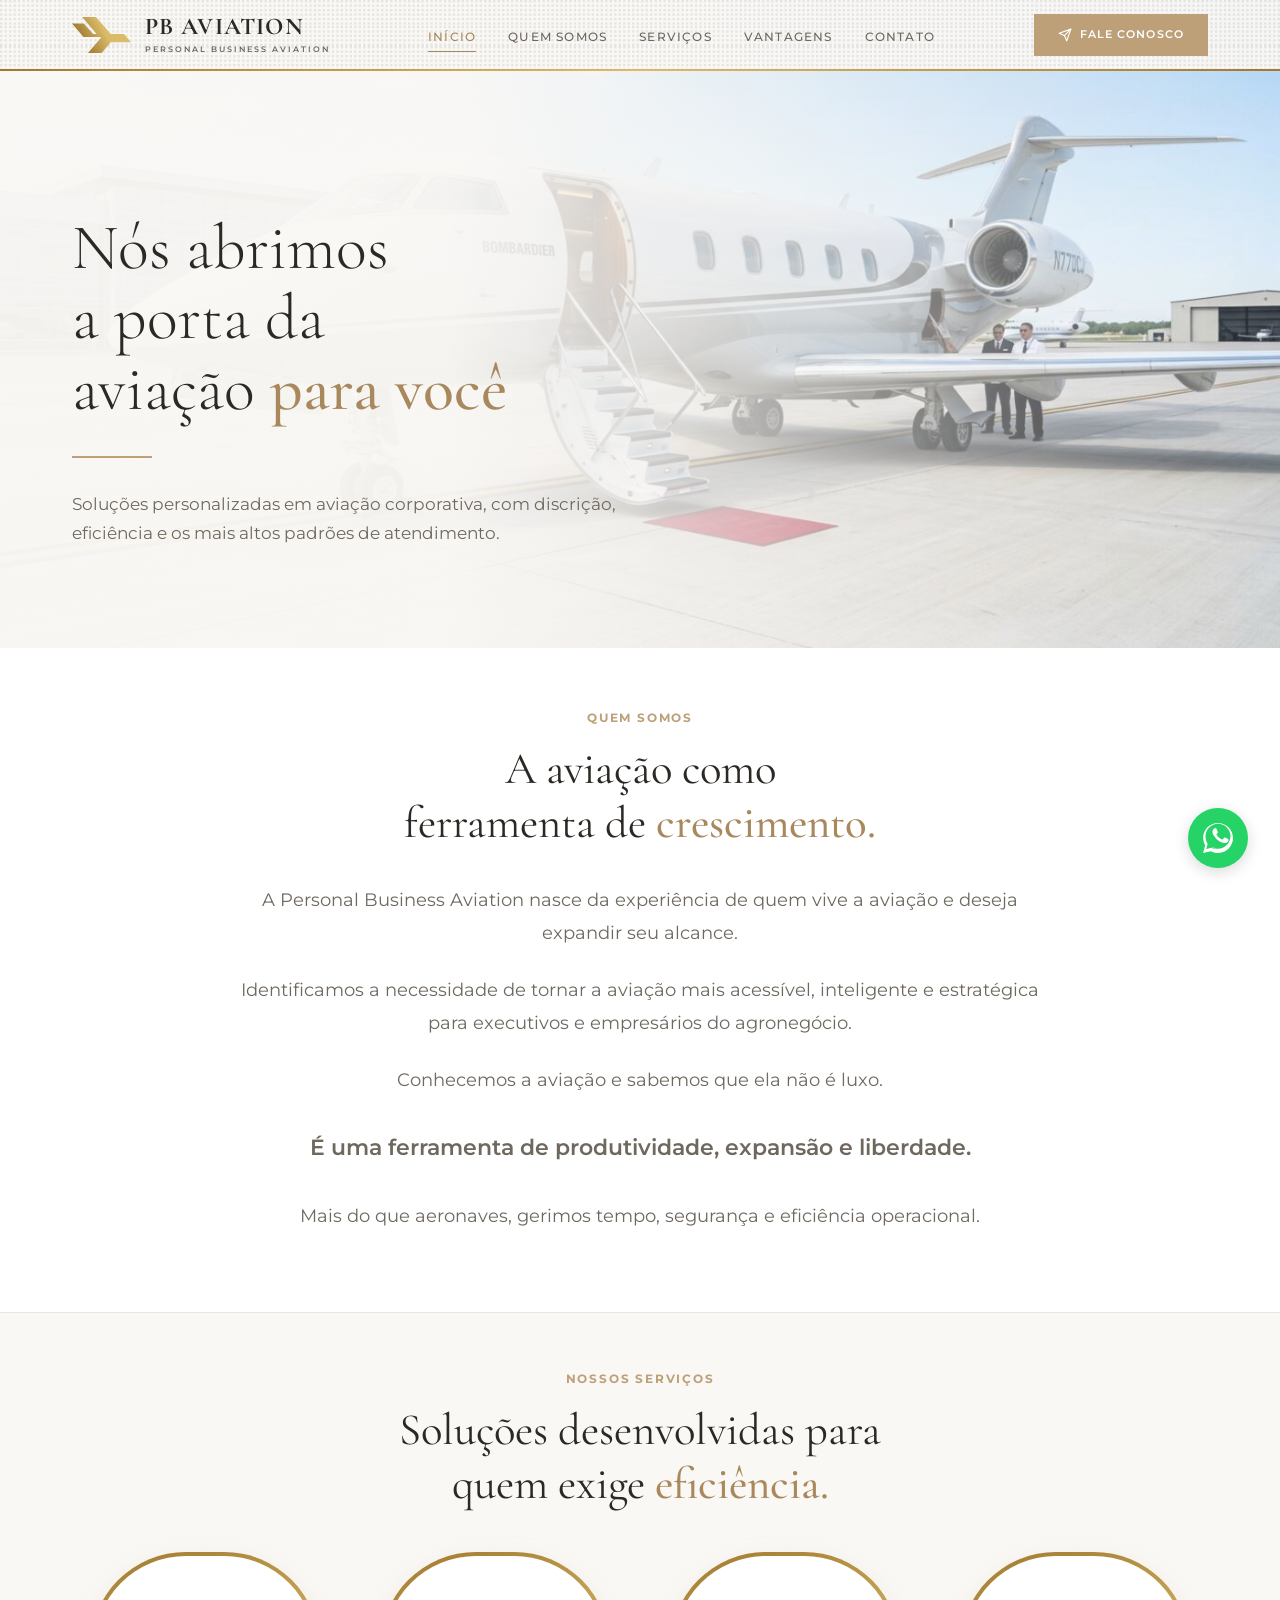
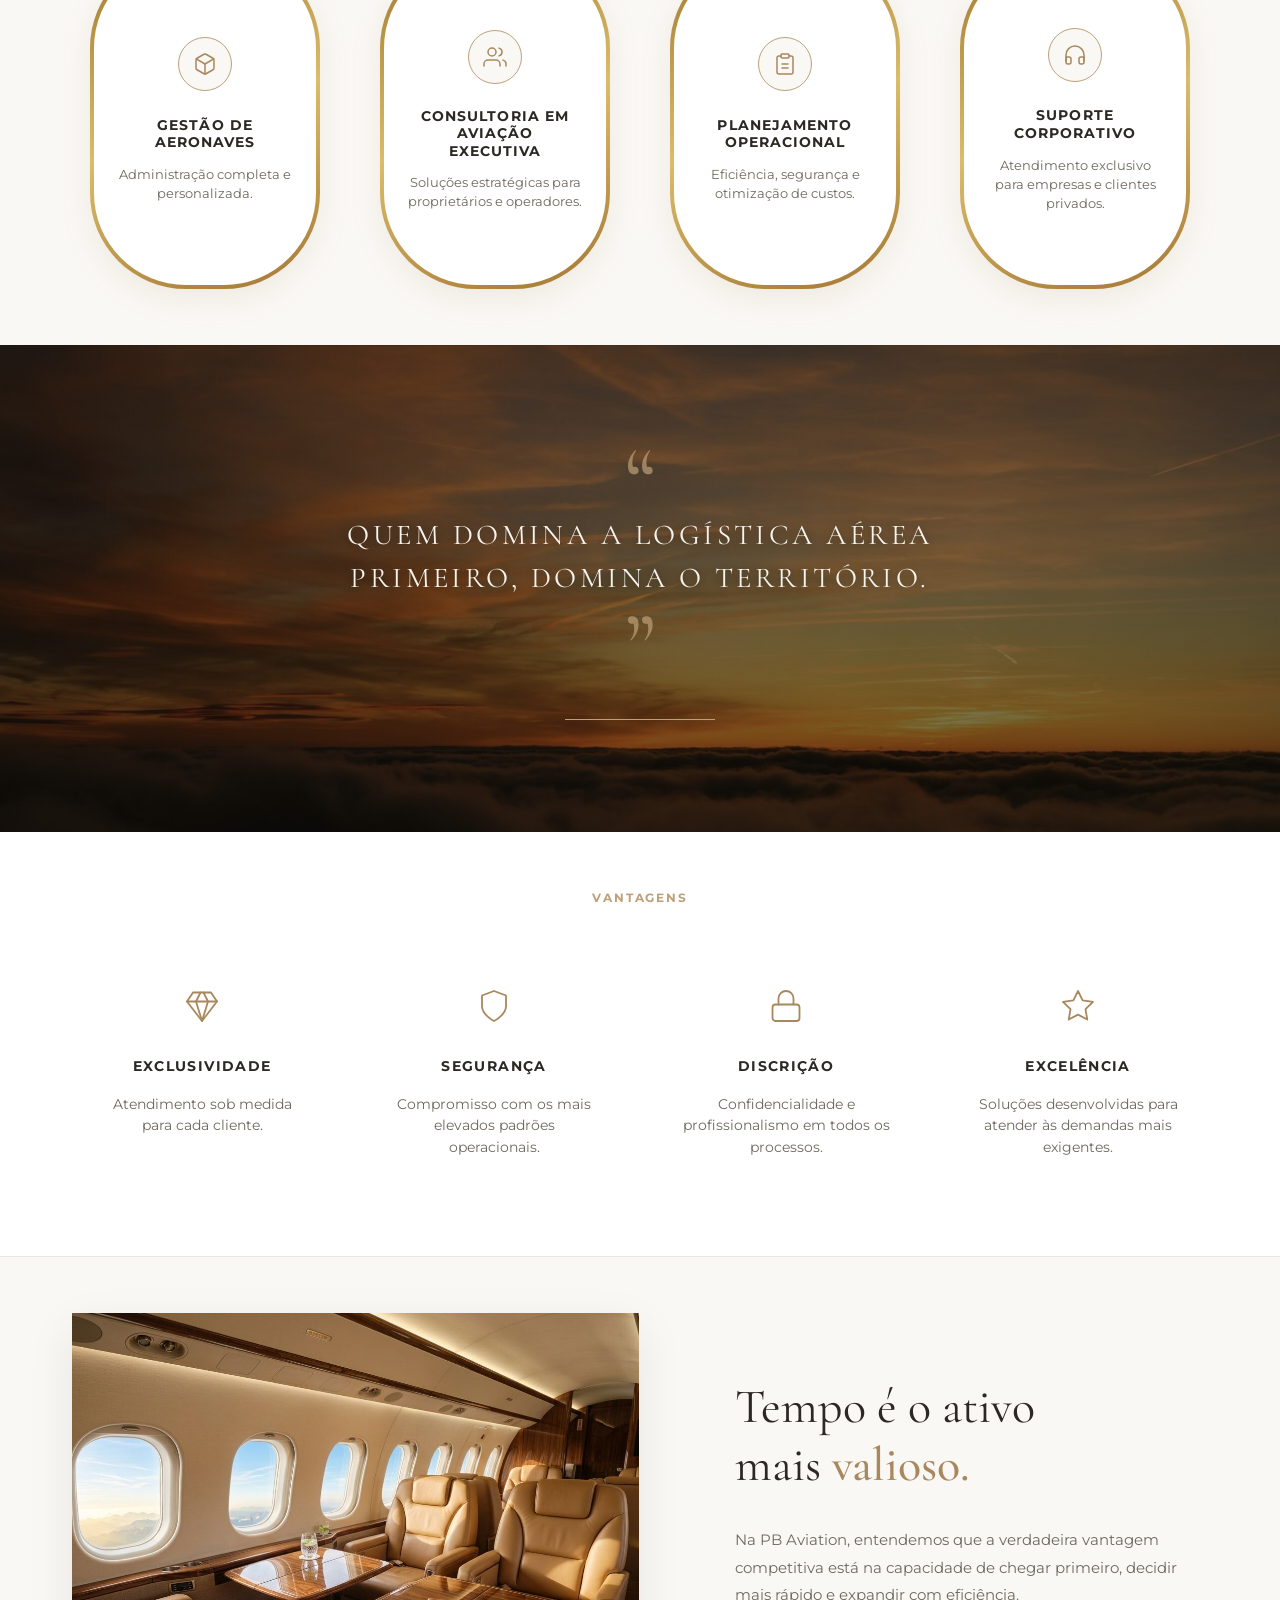
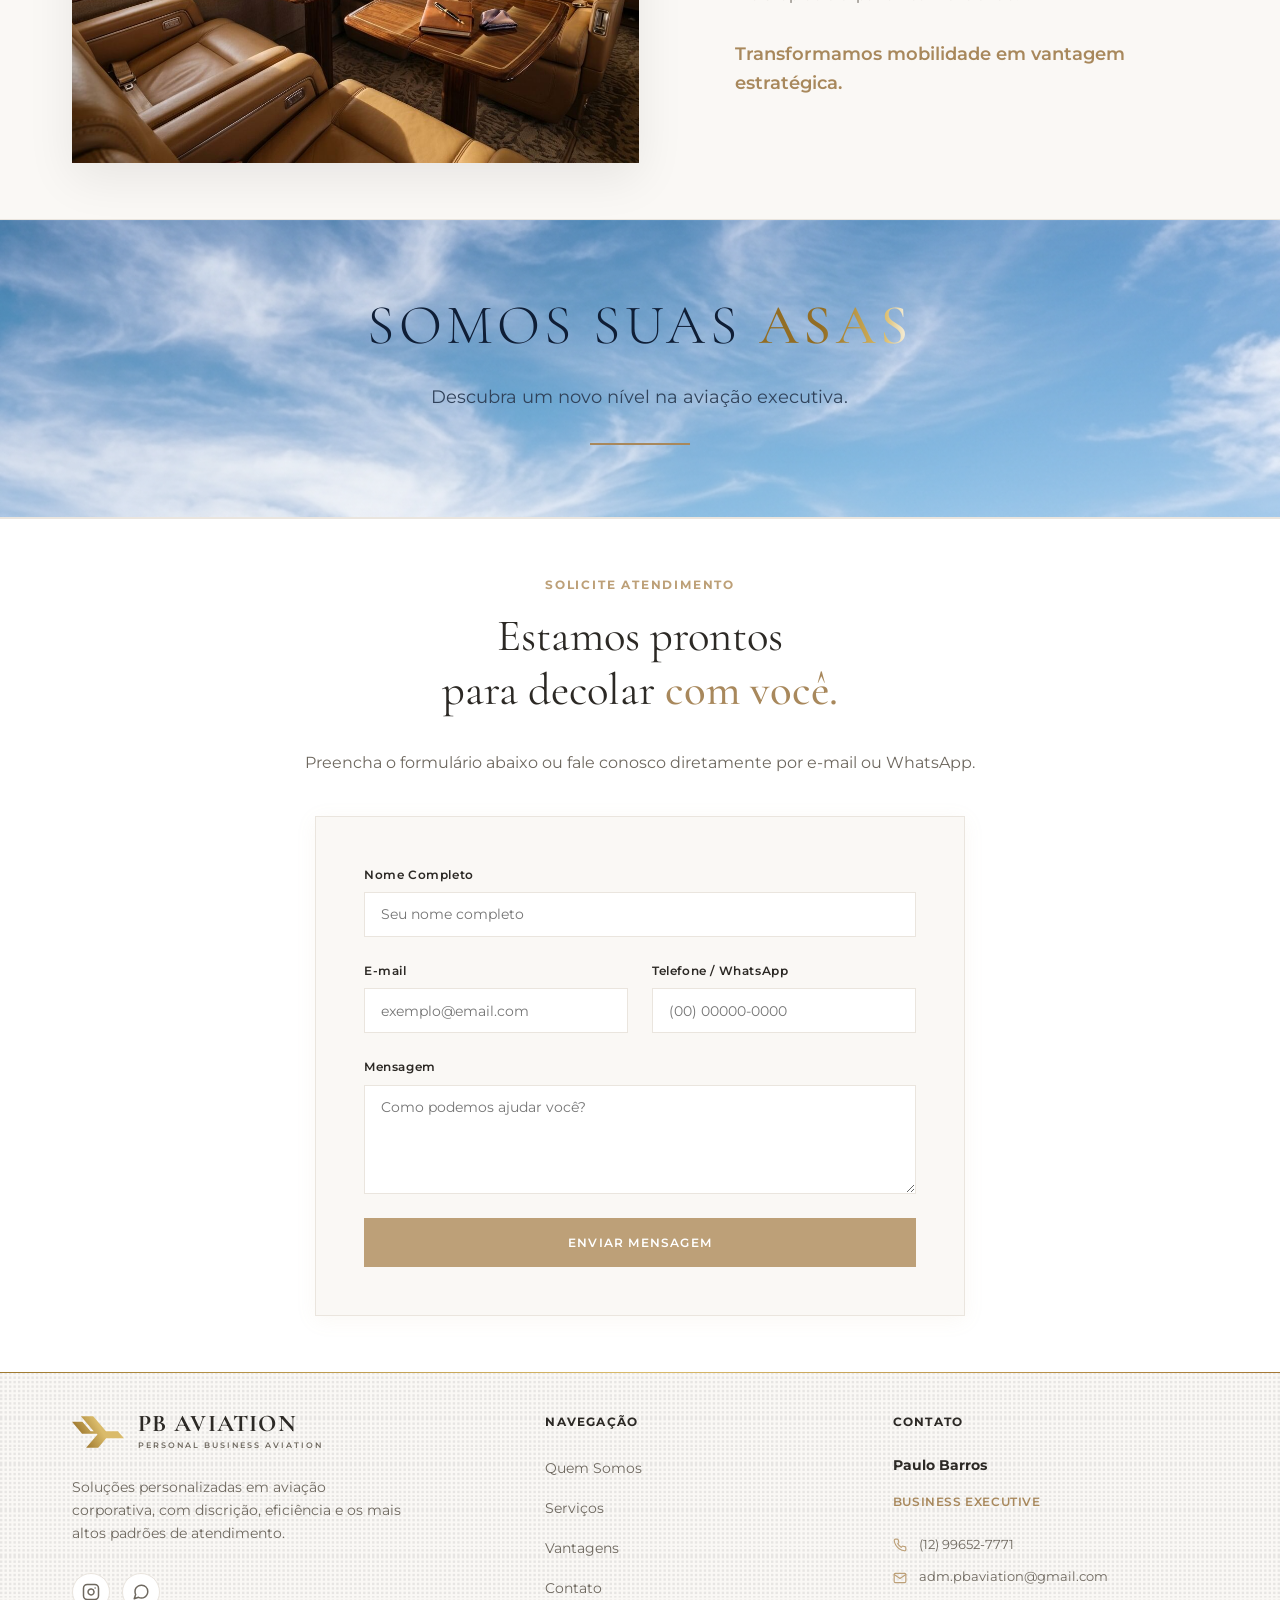
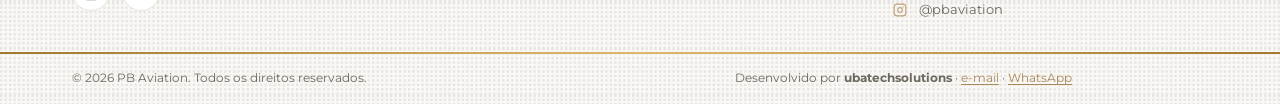
<file: remover/ajuste03/index.html>
<!DOCTYPE html>
<html lang="pt-BR">
<head>
    <meta charset="UTF-8">
    <meta name="viewport" content="width=device-width, initial-scale=1.0">
    <meta name="description" content="PB Aviation - Soluções personalizadas em aviação corporativa com os mais altos padrões de atendimento, discrição e eficiência.">
    <title>PB Aviation | Soluções em Aviação Corporativa</title>
    
    <!-- Google Fonts -->
    <link rel="preconnect" href="https://fonts.googleapis.com">
    <link rel="preconnect" href="https://fonts.gstatic.com" crossorigin>
    <link href="https://fonts.googleapis.com/css2?family=Cormorant+Garamond:ital,wght@0,300;0,400;0,500;0,600;0,700;1,400&family=Montserrat:wght@300;400;500;600;700&display=swap" rel="stylesheet">
    
    <!-- Custom CSS -->
    <link rel="stylesheet" href="assets/css/styles.css">
    
    <!-- Favicon -->
    <link rel="icon" href="assets/images/favicon.png" type="image/png">
</head>
<body>

    <!-- Header Navigation -->
    <header class="main-header">
        <div class="header-container">
            <a href="#inicio" class="logo-area">
                <svg class="logo-symbol" viewBox="0 0 528.35 320.39" width="59" height="36" fill="none">
                    <defs>
                        <linearGradient id="logo-grad-header" x1="94.94" y1="236.36" x2="424.97" y2="45.82" gradientUnits="userSpaceOnUse">
                            <stop offset="0" stop-color="#9f792f"/>
                            <stop offset=".59" stop-color="#dabb6a"/>
                        </linearGradient>
                    </defs>
                    <polygon fill="url(#logo-grad-header)" points="347.26 224.87 528.35 224.87 465.58 151.65 345.56 151.65 215.55 0 90.82 0 220.81 151.65 189.77 151.65 105.29 56.84 0 56.84 103 177.47 251.99 177.47 258.97 185.61 143.45 320.39 265.87 320.39 347.26 224.87"/>
                </svg>
                <div class="logo-text">
                    <span class="logo-title">PB AVIATION</span>
                    <span class="logo-subtitle">PERSONAL BUSINESS AVIATION</span>
                </div>
            </a>
            
            <!-- Mobile Menu Toggle Button -->
            <button class="mobile-nav-toggle" aria-label="Abrir menu de navegação" aria-expanded="false">
                <span class="hamburger-line"></span>
                <span class="hamburger-line"></span>
                <span class="hamburger-line"></span>
            </button>

            <nav class="nav-menu">
                <ul>
                    <li><a href="#inicio" class="nav-link active">INÍCIO</a></li>
                    <li><a href="#quem-somos" class="nav-link">QUEM SOMOS</a></li>
                    <li><a href="#servicos" class="nav-link">SERVIÇOS</a></li>
                    <li><a href="#vantagens" class="nav-link">VANTAGENS</a></li>
                    <li><a href="#contato" class="nav-link">CONTATO</a></li>
                </ul>
            </nav>
            
            <div class="header-cta">
                <a href="https://wa.me/5512996527771?text=Olá,%20gostaria%20de%20saber%20mais%20sobre%20as%20soluções%20da%20PB%20Aviation." target="_blank" rel="noopener noreferrer" class="btn btn-header btn-whatsapp-direct" style="display: inline-flex; align-items: center; gap: 0.5rem;">
                    <svg class="btn-icon" viewBox="0 0 24 24" width="14" height="14" fill="none" stroke="currentColor" stroke-width="2" stroke-linecap="round" stroke-linejoin="round">
                        <line x1="22" y1="2" x2="11" y2="13"></line>
                        <polygon points="22 2 15 22 11 13 2 9 22 2"></polygon>
                    </svg>
                    FALE CONOSCO
                </a>
            </div>
        </div>
    </header>

    <!-- Hero Section -->
    <section id="inicio" class="hero-section" style="background-image: linear-gradient(to right, rgba(250, 248, 245, 0.97) 35%, rgba(250, 248, 245, 0.7) 60%, rgba(250, 248, 245, 0.1) 100%), url('assets/images/hero-jet.jpg');">
        <div class="hero-container">
            <div class="hero-content reveal-on-scroll">
                <h1 class="hero-title">
                    Nós abrimos<br>a porta da<br>aviação <span class="text-gold">para você</span>
                </h1>
                <hr class="hero-divider">
                <p class="hero-lead">
                    Soluções personalizadas em aviação corporativa, com discrição, eficiência e os mais altos padrões de atendimento.
                </p>
            </div>
        </div>
    </section>

    <!-- Quem Somos Section -->
    <section id="quem-somos" class="quem-somos-section">
        <div class="section-container">
            <div class="quem-somos-content reveal-on-scroll">
                <span class="section-tag">QUEM SOMOS</span>
                <h2 class="section-title">
                    A aviação como<br>ferramenta de <span class="text-gold">crescimento.</span>
                </h2>
                <div class="quem-somos-text">
                    <p>A Personal Business Aviation nasce da experiência de quem vive a aviação e deseja expandir seu alcance.</p>
                    <p>Identificamos a necessidade de tornar a aviação mais acessível, inteligente e estratégica para executivos e empresários do agronegócio.</p>
                    <p>Conhecemos a aviação e sabemos que ela não é luxo.</p>
                    <p class="highlight-text text-gold">É uma ferramenta de produtividade, expansão e liberdade.</p>
                    <p>Mais do que aeronaves, gerimos tempo, segurança e eficiência operacional.</p>
                </div>
            </div>
        </div>
    </section>
    <!-- Serviços Section -->
    <section id="servicos" class="servicos-section">
        <div class="section-container">
            <div class="reveal-on-scroll" style="text-align: center;">
                <span class="section-tag center">NOSSOS SERVIÇOS</span>
                <h2 class="section-title center">
                    Soluções desenvolvidas para<br>quem exige <span class="text-gold">eficiência.</span>
                </h2>
            </div>
            
            <div class="services-grid">
                <!-- Card 1 -->
                <div class="service-window-wrapper reveal-on-scroll reveal-delay-1">
                    <div class="service-window-content">
                        <div class="service-icon-circle">
                            <!-- Airplane Outline Icon -->
                            <svg viewBox="0 0 24 24" width="24" height="24" fill="none" stroke="currentColor" stroke-width="1.5" stroke-linecap="round" stroke-linejoin="round">
                                <path d="M21 16V8a2 2 0 0 0-1-1.73l-7-4a2 2 0 0 0-2 0l-7 4A2 2 0 0 0 3 8v8a2 2 0 0 0 1 1.73l7 4a2 2 0 0 0 2 0l7-4A2 2 0 0 0 21 16z"></path>
                                <polyline points="3.27 6.96 12 12.01 20.73 6.96"></polyline>
                                <line x1="12" y1="22.08" x2="12" y2="12"></line>
                            </svg>
                        </div>
                        <h3 class="service-window-title">GESTÃO DE AERONAVES</h3>
                        <p class="service-window-text">Administração completa e personalizada.</p>
                    </div>
                </div>
                
                <!-- Card 2 -->
                <div class="service-window-wrapper reveal-on-scroll reveal-delay-2">
                    <div class="service-window-content">
                        <div class="service-icon-circle">
                            <!-- Two Users Icon -->
                            <svg viewBox="0 0 24 24" width="24" height="24" fill="none" stroke="currentColor" stroke-width="1.5" stroke-linecap="round" stroke-linejoin="round">
                                <path d="M17 21v-2a4 4 0 0 0-4-4H5a4 4 0 0 0-4 4v2"></path>
                                <circle cx="9" cy="7" r="4"></circle>
                                <path d="M23 21v-2a4 4 0 0 0-3-3.87"></path>
                                <path d="M16 3.13a4 4 0 0 1 0 7.75"></path>
                            </svg>
                        </div>
                        <h3 class="service-window-title">CONSULTORIA EM AVIAÇÃO EXECUTIVA</h3>
                        <p class="service-window-text">Soluções estratégicas para proprietários e operadores.</p>
                    </div>
                </div>
                
                <!-- Card 3 -->
                <div class="service-window-wrapper reveal-on-scroll reveal-delay-3">
                    <div class="service-window-content">
                        <div class="service-icon-circle">
                            <!-- Clipboard Icon -->
                            <svg viewBox="0 0 24 24" width="24" height="24" fill="none" stroke="currentColor" stroke-width="1.5" stroke-linecap="round" stroke-linejoin="round">
                                <path d="M16 4h2a2 2 0 0 1 2 2v14a2 2 0 0 1-2 2H6a2 2 0 0 1-2-2V6a2 2 0 0 1 2-2h2"></path>
                                <rect x="8" y="2" width="8" height="4" rx="1" ry="1"></rect>
                                <path d="M9 12h6"></path>
                                <path d="M9 16h6"></path>
                            </svg>
                        </div>
                        <h3 class="service-window-title">PLANEJAMENTO OPERACIONAL</h3>
                        <p class="service-window-text">Eficiência, segurança e otimização de custos.</p>
                    </div>
                </div>
                
                <!-- Card 4 -->
                <div class="service-window-wrapper reveal-on-scroll reveal-delay-4">
                    <div class="service-window-content">
                        <div class="service-icon-circle">
                            <!-- Headset Icon -->
                            <svg viewBox="0 0 24 24" width="24" height="24" fill="none" stroke="currentColor" stroke-width="1.5" stroke-linecap="round" stroke-linejoin="round">
                                <path d="M3 18v-6a9 9 0 0 1 18 0v6"></path>
                                <path d="M21 19a2 2 0 0 1-2 2h-1a2 2 0 0 1-2-2v-3a2 2 0 0 1 2-2h3zM3 19a2 2 0 0 0 2 2h1a2 2 0 0 0 2-2v-3a2 2 0 0 0-2-2H3z"></path>
                            </svg>
                        </div>
                        <h3 class="service-window-title">SUPORTE CORPORATIVO</h3>
                        <p class="service-window-text">Atendimento exclusivo para empresas e clientes privados.</p>
                    </div>
                </div>
                </div>
            </div>
        </div>
    </section>

    <!-- Mid Quote Banner -->
    <section class="quote-banner reveal-on-scroll reveal-scale" style="background-image: linear-gradient(rgba(20,17,12,0.55), rgba(20,17,12,0.55)), url('assets/images/quote-bg.jpg');">
        <div class="quote-container">
            <span class="quote-mark open">“</span>
            <p class="quote-text">QUEM DOMINA A LOGÍSTICA AÉREA PRIMEIRO, DOMINA O TERRITÓRIO.</p>
            <span class="quote-mark close">”</span>
            <div class="quote-divider-line"></div>
        </div>
    </section>

    <!-- Vantagens Section -->
    <section id="vantagens" class="vantagens-section">
        <div class="section-container">
            <div class="reveal-on-scroll" style="text-align: center;">
                <span class="section-tag center">VANTAGENS</span>
            </div>
            
            <div class="vantagens-grid">
                <!-- Card 1 -->
                <div class="vantagem-card reveal-on-scroll reveal-delay-1">
                    <div class="vantagem-icon">
                        <!-- Diamond Icon -->
                        <svg viewBox="0 0 24 24" width="36" height="36" fill="none" stroke="currentColor" stroke-width="1.2" stroke-linecap="round" stroke-linejoin="round">
                            <path d="M6 3h12l4 6-10 13L2 9z"></path>
                            <path d="M11 3 8 9l4 13 4-13-3-6"></path>
                            <path d="M2 9h20"></path>
                        </svg>
                    </div>
                    <h3 class="vantagem-title">EXCLUSIVIDADE</h3>
                    <p class="vantagem-text">Atendimento sob medida para cada cliente.</p>
                </div>
                
                <!-- Card 2 -->
                <div class="vantagem-card reveal-on-scroll reveal-delay-2">
                    <div class="vantagem-icon">
                        <!-- Shield Icon -->
                        <svg viewBox="0 0 24 24" width="36" height="36" fill="none" stroke="currentColor" stroke-width="1.2" stroke-linecap="round" stroke-linejoin="round">
                            <path d="M12 22s8-4 8-10V5l-8-3-8 3v7c0 6 8 10 8 10z"></path>
                        </svg>
                    </div>
                    <h3 class="vantagem-title">SEGURANÇA</h3>
                    <p class="vantagem-text">Compromisso com os mais elevados padrões operacionais.</p>
                </div>
                
                <!-- Card 3 -->
                <div class="vantagem-card reveal-on-scroll reveal-delay-3">
                    <div class="vantagem-icon">
                        <!-- Padlock Icon -->
                        <svg viewBox="0 0 24 24" width="36" height="36" fill="none" stroke="currentColor" stroke-width="1.2" stroke-linecap="round" stroke-linejoin="round">
                            <rect x="3" y="11" width="18" height="11" rx="2" ry="2"></rect>
                            <path d="M7 11V7a5 5 0 0 1 10 0v4"></path>
                        </svg>
                    </div>
                    <h3 class="vantagem-title">DISCRIÇÃO</h3>
                    <p class="vantagem-text">Confidencialidade e profissionalismo em todos os processos.</p>
                </div>
                
                <!-- Card 4 -->
                <div class="vantagem-card reveal-on-scroll reveal-delay-4">
                    <div class="vantagem-icon">
                        <!-- Star Icon -->
                        <svg viewBox="0 0 24 24" width="36" height="36" fill="none" stroke="currentColor" stroke-width="1.2" stroke-linecap="round" stroke-linejoin="round">
                            <polygon points="12 2 15.09 8.26 22 9.27 17 14.14 18.18 21.02 12 17.77 5.82 21.02 7 14.14 2 9.27 8.91 8.26 12 2"></polygon>
                        </svg>
                    </div>
                    <h3 class="vantagem-title">EXCELÊNCIA</h3>
                    <p class="vantagem-text">Soluções desenvolvidas para atender às demandas mais exigentes.</p>
                </div>
            </div>
        </div>
    </section>

    <!-- Detail Section (Cabin + Text) -->
    <section class="detail-section">
        <div class="detail-container">
            <div class="detail-image-wrapper reveal-on-scroll">
                <div class="detail-image" style="background-image: url('assets/images/cabin-interior.jpg');"></div>
            </div>
            <div class="detail-content reveal-on-scroll reveal-delay-2">
                <h2 class="detail-title">
                    Tempo é o ativo<br>mais <span class="text-gold">valioso.</span>
                </h2>
                <p class="detail-text">
                    Na PB Aviation, entendemos que a verdadeira vantagem competitiva está na capacidade de chegar primeiro, decidir mais rápido e expandir com eficiência.
                </p>
                <p class="highlight-text text-gold">
                    Transformamos mobilidade em vantagem estratégica.
                </p>
            </div>
        </div>
    </section>

    <!-- Bottom Branding Banner -->
    <section class="bottom-banner-section reveal-on-scroll reveal-scale" style="background-image: linear-gradient(rgba(255, 255, 255, 0.25), rgba(255, 255, 255, 0.45)), url('assets/images/sky-banner-blue.png');">
        <div class="bottom-banner-container">
            <div class="brand-message">
                <h2 class="brand-title">SOMOS SUAS <span class="text-gold">ASAS</span></h2>
                <p class="brand-subtitle">Descubra um novo nível na aviação executiva.</p>
            </div>
            <div class="gold-accent-line"></div>
        </div>
    </section>

    <!-- Contact Form Section -->
    <section id="contato" class="contact-section">
        <div class="section-container">
            <div class="contact-header reveal-on-scroll">
                <span class="section-tag center">SOLICITE ATENDIMENTO</span>
                <h2 class="section-title center">Estamos prontos<br>para decolar <span class="text-gold">com você.</span></h2>
                <p class="contact-lead-text center">Preencha o formulário abaixo ou fale conosco diretamente por e-mail ou WhatsApp.</p>
            </div>
            
            <div class="contact-form-container reveal-on-scroll reveal-delay-2">
                <div class="contact-form-panel">
                    <form id="pb-contact-form" class="luxury-form">
                        <!-- Web3Forms config (gratuito, sem backend) -->
                        <input type="hidden" name="access_key" value="COLE_SUA_ACCESS_KEY_AQUI">
                        <input type="hidden" name="subject" value="Novo contato pelo site - PB Aviation">
                        <input type="hidden" name="from_name" value="Site PB Aviation">
                        <!-- Honeypot anti-spam (deve ficar sempre vazio) -->
                        <input type="checkbox" name="botcheck" class="hidden-field" style="display:none">
                        <div class="form-row">
                            <div class="form-group">
                                <label for="form-name">Nome Completo</label>
                                <input type="text" id="form-name" required placeholder="Seu nome completo">
                            </div>
                        </div>
                        <div class="form-row split">
                            <div class="form-group">
                                <label for="form-email">E-mail</label>
                                <input type="email" id="form-email" required placeholder="exemplo@email.com">
                            </div>
                            <div class="form-group">
                                <label for="form-phone">Telefone / WhatsApp</label>
                                <input type="tel" id="form-phone" required placeholder="(00) 00000-0000">
                            </div>
                        </div>
                        <div class="form-row">
                            <div class="form-group">
                                <label for="form-message">Mensagem</label>
                                <textarea id="form-message" rows="5" required placeholder="Como podemos ajudar você?"></textarea>
                            </div>
                        </div>
                        <div class="form-row">
                            <button type="submit" class="btn btn-gold btn-full">
                                ENVIAR MENSAGEM
                            </button>
                        </div>
                        
                        <!-- Success / Error messages -->
                        <div id="form-response-message" class="form-response"></div>
                    </form>
                </div>
            </div>
        </div>
    </section>

    <!-- Footer -->
    <footer class="main-footer">
        <div class="footer-container">
            <div class="footer-brand">
                <a href="#inicio" class="footer-logo">
                    <svg class="logo-symbol" viewBox="0 0 528.35 320.39" width="52" height="32" fill="none">
                        <defs>
                            <linearGradient id="logo-grad-footer" x1="94.94" y1="236.36" x2="424.97" y2="45.82" gradientUnits="userSpaceOnUse">
                                <stop offset="0" stop-color="#9f792f"/>
                                <stop offset=".59" stop-color="#dabb6a"/>
                            </linearGradient>
                        </defs>
                        <polygon fill="url(#logo-grad-footer)" points="347.26 224.87 528.35 224.87 465.58 151.65 345.56 151.65 215.55 0 90.82 0 220.81 151.65 189.77 151.65 105.29 56.84 0 56.84 103 177.47 251.99 177.47 258.97 185.61 143.45 320.39 265.87 320.39 347.26 224.87"/>
                    </svg>
                    <div class="logo-text">
                        <span class="logo-title">PB AVIATION</span>
                        <span class="logo-subtitle">PERSONAL BUSINESS AVIATION</span>
                    </div>
                </a>
                <p class="footer-tagline">Soluções personalizadas em aviação corporativa, com discrição, eficiência e os mais altos padrões de atendimento.</p>
                <div class="social-links">
                    <a href="https://instagram.com/pbaviation" target="_blank" rel="noopener noreferrer" class="social-icon" aria-label="Instagram">
                        <svg viewBox="0 0 24 24" width="18" height="18" fill="none" stroke="currentColor" stroke-width="2" stroke-linecap="round" stroke-linejoin="round">
                            <rect x="2" y="2" width="20" height="20" rx="5" ry="5"></rect>
                            <path d="M16 11.37A4 4 0 1 1 12.63 8 4 4 0 0 1 16 11.37z"></path>
                            <line x1="17.5" y1="6.5" x2="17.51" y2="6.5"></line>
                        </svg>
                    </a>
                    <a href="https://wa.me/5512996527771" target="_blank" rel="noopener noreferrer" class="social-icon" aria-label="WhatsApp">
                        <svg viewBox="0 0 24 24" width="18" height="18" fill="none" stroke="currentColor" stroke-width="2" stroke-linecap="round" stroke-linejoin="round">
                            <path d="M21 11.5a8.38 8.38 0 0 1-.9 3.8 8.5 8.5 0 0 1-7.6 4.7 8.38 8.38 0 0 1-3.8-.9L3 21l1.9-5.7a8.38 8.38 0 0 1-.9-3.8 8.5 8.5 0 0 1 4.7-7.6 8.38 8.38 0 0 1 3.8-.9h.5a8.48 8.48 0 0 1 8 8v.5z"></path>
                        </svg>
                    </a>
                </div>
            </div>

            <div class="footer-nav">
                <h4 class="footer-heading">Navegação</h4>
                <ul>
                    <li><a href="#quem-somos">Quem Somos</a></li>
                    <li><a href="#servicos">Serviços</a></li>
                    <li><a href="#vantagens">Vantagens</a></li>
                    <li><a href="#contato">Contato</a></li>
                </ul>
            </div>

            <div class="footer-contact">
                <h4 class="footer-heading">Contato</h4>
                <div class="footer-contact-block">
                    <p class="footer-staff-name">Paulo Barros</p>
                    <p class="footer-staff-role">Business Executive</p>
                    <a href="tel:+5512996527771" class="footer-contact-link">
                        <svg viewBox="0 0 24 24" width="14" height="14" fill="none" stroke="currentColor" stroke-width="2" stroke-linecap="round" stroke-linejoin="round" class="footer-icon">
                            <path d="M22 16.92v3a2 2 0 0 1-2.18 2 19.79 19.79 0 0 1-8.63-3.07 19.5 19.5 0 0 1-6-6 19.79 19.79 0 0 1-3.07-8.67A2 2 0 0 1 4.11 2h3a2 2 0 0 1 2 1.72 12.84 12.84 0 0 0 .7 2.81 2 2 0 0 1-.45 2.11L8.09 9.91a16 16 0 0 0 6 6l1.27-1.27a2 2 0 0 1 2.11-.45 12.84 12.84 0 0 0 2.81.7A2 2 0 0 1 22 16.92z"></path>
                        </svg>
                        (12) 99652-7771
                    </a>
                    <a href="mailto:adm.pbaviation@gmail.com" class="footer-contact-link">
                        <svg viewBox="0 0 24 24" width="14" height="14" fill="none" stroke="currentColor" stroke-width="2" stroke-linecap="round" stroke-linejoin="round" class="footer-icon">
                            <path d="M4 4h16c1.1 0 2 .9 2 2v12c0 1.1-.9 2-2 2H4c-1.1 0-2-.9-2-2V6c0-1.1.9-2 2-2z"></path>
                            <polyline points="22,6 12,13 2,6"></polyline>
                        </svg>
                        adm.pbaviation@gmail.com
                    </a>
                    <a href="https://instagram.com/pbaviation" target="_blank" rel="noopener noreferrer" class="footer-contact-link">
                        <svg viewBox="0 0 24 24" width="14" height="14" fill="none" stroke="currentColor" stroke-width="2" stroke-linecap="round" stroke-linejoin="round" class="footer-icon">
                            <rect x="2" y="2" width="20" height="20" rx="5" ry="5"></rect>
                            <path d="M16 11.37A4 4 0 1 1 12.63 8 4 4 0 0 1 16 11.37z"></path>
                            <line x1="17.5" y1="6.5" x2="17.51" y2="6.5"></line>
                        </svg>
                        @pbaviation
                    </a>
                </div>
            </div>
        </div>

        <div class="footer-bottom">
            <div class="footer-bottom-container">
                <p class="footer-copyright">© 2026 PB Aviation. Todos os direitos reservados.</p>
                <p class="footer-credit">Desenvolvido por <strong>ubatechsolutions</strong> · <a href="mailto:ertprs_ubatuba@hotmail.com">e-mail</a> · <a href="https://wa.me/5512997673301" target="_blank" rel="noopener noreferrer">WhatsApp</a></p>
            </div>
        </div>
    </footer>

    <!-- Floating Actions -->
    <a href="https://wa.me/5512996527771?text=Olá,%20gostaria%20de%20conversar%20sobre%20as%20soluções%20da%20PB%20Aviation." target="_blank" rel="noopener noreferrer" class="floating-whatsapp" aria-label="Fale conosco no WhatsApp">
        <svg viewBox="0 0 24 24" width="30" height="30" fill="currentColor">
            <path d="M.057 24l1.687-6.163c-1.041-1.804-1.588-3.849-1.587-5.946C.06 5.348 5.397.01 12.008.01c3.202.001 6.212 1.246 8.477 3.513 2.262 2.268 3.507 5.28 3.505 8.484-.004 6.657-5.34 11.997-11.953 11.997-2.005-.001-3.973-.502-5.724-1.455L0 24zm6.59-4.846c1.62.962 3.21 1.493 5.361 1.495 5.503.003 9.982-4.477 9.985-9.986.002-2.67-1.037-5.18-2.92-7.067C17.188 1.708 14.68 .669 12.01.669c-5.51 0-9.99 4.477-9.993 9.986-.001 2.205.58 4.304 1.685 6.215l-1.1 4.02 4.148-1.087c1.782.972 3.4 1.492 4.887.75zm13.102-6.529c-.314-.157-1.86-.917-2.148-1.023-.289-.105-.499-.157-.709.157-.21.314-.813 1.023-.997 1.233-.183.21-.367.236-.68.079-.314-.157-1.328-.49-2.53-1.561-.936-.836-1.568-1.868-1.75-2.183-.184-.314-.02-.485.137-.641.141-.14.314-.367.472-.551.157-.183.21-.314.314-.524.105-.21.053-.393-.027-.551-.079-.157-.709-1.706-.97-2.336-.254-.61-.513-.526-.709-.536-.183-.01-.393-.012-.603-.012-.21 0-.551.079-.839.393-.289.314-1.102 1.077-1.102 2.624 0 1.548 1.127 3.045 1.285 3.256.157.21 2.217 3.385 5.37 4.746.75.324 1.335.518 1.792.663.753.239 1.439.205 1.98.125.603-.089 1.86-.761 2.12-1.458.261-.697.261-1.293.183-1.417-.077-.126-.288-.205-.603-.362z"/>
        </svg>
    </a>

    <button class="scroll-to-top" id="scrollTopBtn" aria-label="Voltar ao topo">
        <svg viewBox="0 0 24 24" width="24" height="24" fill="none" stroke="currentColor" stroke-width="2.5" stroke-linecap="round" stroke-linejoin="round">
            <polyline points="18 15 12 9 6 15"></polyline>
        </svg>
    </button>

    <!-- Custom JS -->
    <script src="assets/js/script.js"></script>
</body>
</html>
</file>
<file: assets/css/styles.css>
/* ==========================================================================
   PB AVIATION - Premium Landing Page Stylesheet
   ========================================================================== */

/* 1. CSS Variables & Reset */
:root {
    --gold-primary: #bda078;
    --gold-dark: #a8885c;
    --gold-light: #f5f0e8;
    --bg-warm: #faf8f5;
    --bg-card: #ffffff;
    --text-dark: #2c2925;
    --text-muted: #6e685f;
    --text-light: #ffffff;
    --border-color: #eae5de;
    --shadow-subtle: 0 4px 20px rgba(189, 160, 120, 0.08);
    --shadow-hover: 0 10px 30px rgba(189, 160, 120, 0.15);
    --font-serif: 'Cormorant Garamond', Georgia, serif;
    --font-sans: 'Montserrat', sans-serif;
    --transition-smooth: all 0.4s cubic-bezier(0.25, 1, 0.5, 1);
}

* {
    margin: 0;
    padding: 0;
    box-sizing: border-box;
}

html {
    scroll-behavior: smooth;
    font-size: 16px;
}

body {
    font-family: var(--font-sans);
    background-color: var(--bg-warm);
    color: var(--text-dark);
    line-height: 1.6;
    overflow-x: hidden;
}

a {
    text-decoration: none;
    color: inherit;
    transition: var(--transition-smooth);
}

ul {
    list-style: none;
}

img {
    max-width: 100%;
    height: auto;
    display: block;
}

/* 2. Utility Classes */
.text-gold {
    color: var(--gold-dark);
    font-weight: 500;
}

.section-tag {
    font-size: 0.75rem;
    font-weight: 700;
    letter-spacing: 0.15em;
    color: var(--gold-primary);
    text-transform: uppercase;
    display: inline-block;
    margin-bottom: 1rem;
}

.section-tag.center {
    display: block;
    text-align: center;
}

.section-title {
    font-family: var(--font-serif);
    font-size: 2.8rem;
    font-weight: 400;
    line-height: 1.2;
    color: var(--text-dark);
    margin-bottom: 2rem;
}

.section-title.center {
    text-align: center;
}

.btn {
    display: inline-flex;
    align-items: center;
    justify-content: center;
    font-family: var(--font-sans);
    font-size: 0.75rem;
    font-weight: 600;
    letter-spacing: 0.1em;
    padding: 1rem 2rem;
    border-radius: 0;
    transition: var(--transition-smooth);
    cursor: pointer;
    gap: 0.75rem;
}

.btn-gold {
    background-color: var(--gold-primary);
    color: var(--text-light);
    border: 1px solid var(--gold-primary);
}

.btn-gold:hover {
    background-color: var(--gold-dark);
    border-color: var(--gold-dark);
    transform: translateY(-2px);
    box-shadow: 0 5px 15px rgba(168, 136, 92, 0.3);
}

.btn-outline {
    background-color: transparent;
    color: var(--gold-dark);
    border: 1px solid var(--gold-primary);
}

.btn-outline:hover {
    background-color: var(--gold-light);
    transform: translateY(-2px);
}

.btn-full {
    width: 100%;
}

.btn-icon {
    transition: var(--transition-smooth);
}

.btn:hover .btn-icon {
    transform: translateX(3px);
}

/* 3. Header & Navigation */
.main-header {
    position: fixed;
    top: 0;
    left: 0;
    width: 100%;
    background-color: rgba(250, 248, 245, 0.95);
    border-bottom: 1px solid var(--border-color);
    z-index: 1000;
    transition: var(--transition-smooth);
}

.main-header::before {
    content: '';
    position: absolute;
    inset: 0;
    background-image: url('../images/grid-bg.svg');
    background-repeat: repeat;
    background-size: 130px auto;
    opacity: 0.16;
    pointer-events: none;
    z-index: 0;
}

.main-header.scrolled {
    padding: 0.5rem 0;
    box-shadow: var(--shadow-subtle);
    background-color: rgba(255, 255, 255, 0.98);
}

.header-container {
    max-width: 1200px;
    margin: 0 auto;
    padding: 1.25rem 2rem;
    display: flex;
    align-items: center;
    justify-content: space-between;
    position: relative;
    z-index: 1;
}

.logo-area, .footer-logo {
    display: flex;
    align-items: center;
    gap: 0.85rem;
    text-align: left;
}

.logo-text {
    display: flex;
    flex-direction: column;
}

.logo-symbol {
    flex-shrink: 0;
    transition: var(--transition-smooth);
}

.logo-area:hover .logo-symbol {
    transform: rotate(10deg) scale(1.05);
}

.logo-title {
    font-family: var(--font-serif);
    font-size: 1.5rem;
    font-weight: 700;
    letter-spacing: 0.05em;
    color: var(--text-dark);
    line-height: 1;
}

.logo-subtitle {
    font-size: 0.5rem;
    font-weight: 600;
    letter-spacing: 0.25em;
    color: var(--text-muted);
    margin-top: 0.2rem;
}

.nav-menu ul {
    display: flex;
    gap: 2rem;
}

.nav-link {
    font-size: 0.75rem;
    font-weight: 500;
    letter-spacing: 0.1em;
    color: var(--text-muted);
    position: relative;
    padding: 0.5rem 0;
}

.nav-link:hover, .nav-link.active {
    color: var(--gold-dark);
}

.nav-link::after {
    content: '';
    position: absolute;
    bottom: 0;
    left: 0;
    width: 0;
    height: 1px;
    background-color: var(--gold-dark);
    transition: var(--transition-smooth);
}

.nav-link:hover::after, .nav-link.active::after {
    width: 100%;
}

.btn-header {
    padding: 0.75rem 1.5rem;
    background-color: var(--gold-primary);
    color: var(--text-light);
    font-size: 0.7rem;
}

.mobile-nav-toggle {
    display: none;
    flex-direction: column;
    justify-content: space-between;
    width: 24px;
    height: 18px;
    background: transparent;
    border: none;
    cursor: pointer;
    z-index: 1001;
}

.hamburger-line {
    width: 100%;
    height: 2px;
    background-color: var(--text-dark);
    transition: var(--transition-smooth);
}

/* 4. Hero Section */
.hero-section {
    padding-top: 8rem;
    min-height: 72vh;
    display: flex;
    align-items: center;
    background-size: cover;
    background-position: right center;
    position: relative;
}

.hero-container {
    max-width: 1200px;
    margin: 0 auto;
    padding: 0 2rem;
    width: 100%;
    position: relative;
    z-index: 2;
}

.hero-content {
    max-width: 550px;
}

.hero-title {
    font-family: var(--font-serif);
    font-size: 4rem;
    font-weight: 300;
    line-height: 1.1;
    color: var(--text-dark);
    margin-bottom: 2rem;
    animation: fadeInUp 1s ease;
}

.hero-divider {
    width: 80px;
    height: 2px;
    background-color: var(--gold-primary);
    border: none;
    margin-bottom: 2rem;
}

.hero-lead {
    font-size: 1.05rem;
    color: var(--text-muted);
    line-height: 1.7;
    margin-bottom: 1rem;
}

/* 5. Quem Somos Section */
.quem-somos-section {
    padding: 6rem 0;
    background-color: #ffffff;
}

.section-container {
    max-width: 1200px;
    margin: 0 auto;
    padding: 0 2rem;
    width: 100%;
}

.quem-somos-section .section-container {
    display: flex;
    flex-direction: column;
    align-items: center;
    text-align: center;
}

.quem-somos-content {
    max-width: 800px;
    margin: 0 auto;
}

.quem-somos-text p {
    color: var(--text-muted);
    font-size: 1.15rem;
    margin-bottom: 1.5rem;
    line-height: 1.8;
}

.quem-somos-text p.highlight-text {
    font-size: 1.35rem;
    font-weight: 600;
    margin: 2rem 0;
}

/* 6. Serviços Section */
.servicos-section {
    padding: 6rem 0;
    background-color: var(--bg-warm);
    border-top: 1px solid var(--border-color);
}

.services-grid {
    display: grid;
    grid-template-columns: repeat(4, 1fr);
    gap: 1.5rem;
    margin-top: 4rem;
}

.service-window-wrapper {
    position: relative;
    width: 100%;
    max-width: 230px;
    aspect-ratio: 190.86 / 279.5;
    margin: 0 auto;
    padding: 4px;
    border-radius: 96px;
    background: linear-gradient(160deg, #a0792f 0%, #dbbc6a 50%, #a47733 100%);
    box-shadow: 0 10px 30px rgba(168, 136, 92, 0.12);
    transition: var(--transition-smooth);
}

.service-window-wrapper:hover {
    transform: translateY(-8px);
    box-shadow: 0 18px 40px rgba(168, 136, 92, 0.22);
}

.service-window-content {
    background-color: var(--bg-card);
    border-radius: 92px;
    width: 100%;
    height: 100%;
    display: flex;
    flex-direction: column;
    align-items: center;
    justify-content: center;
    padding: 2.2rem 1.5rem;
    text-align: center;
}

.service-icon-circle {
    width: 54px;
    height: 54px;
    border-radius: 50%;
    border: 1px solid var(--gold-primary);
    display: flex;
    align-items: center;
    justify-content: center;
    color: var(--gold-dark);
    margin-bottom: 1.5rem;
    transition: var(--transition-smooth);
    background-color: var(--bg-warm);
}

.service-window-wrapper:hover .service-icon-circle {
    background-color: var(--gold-primary);
    color: var(--text-light);
    transform: scale(1.05);
}

.service-window-title {
    font-size: 0.85rem;
    font-weight: 700;
    letter-spacing: 0.08em;
    color: var(--text-dark);
    margin-bottom: 0.75rem;
    line-height: 1.3;
    min-height: 38px;
    display: flex;
    align-items: center;
    justify-content: center;
}

.service-window-text {
    font-size: 0.8rem;
    color: var(--text-muted);
    line-height: 1.5;
}

/* 7. Quote Banner */
.quote-banner {
    padding: 7rem 0;
    background-size: cover;
    background-position: center;
    text-align: center;
    position: relative;
    color: var(--text-light);
}

.quote-container {
    max-width: 800px;
    margin: 0 auto;
    padding: 0 2rem;
    position: relative;
    z-index: 2;
}

.quote-mark {
    font-family: var(--font-serif);
    font-size: 6rem;
    color: var(--gold-primary);
    display: block;
    line-height: 0.5;
    opacity: 0.7;
}

.quote-mark.open {
    margin-bottom: -1rem;
}

.quote-mark.close {
    margin-top: 1rem;
}

.quote-text {
    font-family: var(--font-serif);
    font-size: 1.8rem;
    font-weight: 400;
    letter-spacing: 0.12em;
    line-height: 1.5;
    margin: 1.5rem 0;
    color: #f7f3ed;
    text-shadow: 0 2px 10px rgba(0, 0, 0, 0.4);
}

.quote-divider-line {
    width: 150px;
    height: 1px;
    background-color: var(--gold-primary);
    margin: 3rem auto 0;
}

/* 8. Vantagens Section */
.vantagens-section {
    padding: 6rem 0;
    background-color: #ffffff;
}

.vantagens-grid {
    display: grid;
    grid-template-columns: repeat(4, 1fr);
    gap: 2rem;
    margin-top: 4rem;
}

.vantagem-card {
    padding: 2.5rem 1.5rem;
    text-align: center;
    border: 1px solid transparent;
    transition: var(--transition-smooth);
}

.vantagem-card:hover {
    border-color: var(--border-color);
    background-color: var(--bg-warm);
}

.vantagem-icon {
    color: var(--gold-dark);
    margin-bottom: 1.5rem;
    transition: var(--transition-smooth);
}

.vantagem-card:hover .vantagem-icon {
    transform: scale(1.1);
}

.vantagem-title {
    font-size: 0.85rem;
    font-weight: 700;
    letter-spacing: 0.1em;
    color: var(--text-dark);
    margin-bottom: 1rem;
}

.vantagem-text {
    font-size: 0.85rem;
    color: var(--text-muted);
    line-height: 1.6;
}

/* 9. Detail Section */
.detail-section {
    padding: 6rem 0;
    background-color: var(--bg-warm);
    border-top: 1px solid var(--border-color);
}

.detail-container {
    max-width: 1200px;
    margin: 0 auto;
    padding: 0 2rem;
    display: grid;
    grid-template-columns: 1.2fr 1fr;
    gap: 6rem;
    align-items: center;
}

.detail-image-wrapper {
    box-shadow: 0 15px 45px rgba(0, 0, 0, 0.08);
}

.detail-image {
    width: 100%;
    height: 450px;
    background-size: cover;
    background-position: center;
}

.detail-content {
    max-width: 480px;
}

.detail-title {
    font-family: var(--font-serif);
    font-size: 3rem;
    font-weight: 400;
    line-height: 1.2;
    color: var(--text-dark);
    margin-bottom: 2rem;
}

.detail-text {
    font-size: 0.95rem;
    color: var(--text-muted);
    line-height: 1.8;
    margin-bottom: 2rem;
}

.detail-content .highlight-text {
    font-size: 1.1rem;
    font-weight: 600;
}

/* 10. Bottom Branding Banner */
.bottom-banner-section {
    padding: 7rem 0;
    background-size: cover;
    background-position: center;
    display: flex;
    justify-content: center;
    align-items: center;
    text-align: center;
    border-top: 1px solid var(--border-color);
    border-bottom: 1px solid var(--border-color);
}

.bottom-banner-container {
    max-width: 800px;
    margin: 0 auto;
    padding: 0 2rem;
    display: flex;
    flex-direction: column;
    align-items: center;
    justify-content: center;
}

.brand-message {
    max-width: 650px;
}

.brand-title {
    font-family: var(--font-serif);
    font-size: 3.5rem;
    font-weight: 300;
    letter-spacing: 0.08em;
    color: var(--text-dark);
    margin-bottom: 1.5rem;
    line-height: 1.2;
}

.brand-subtitle {
    font-size: 1.1rem;
    color: var(--text-muted);
    line-height: 1.6;
}

.gold-accent-line {
    width: 100px;
    height: 2px;
    background-color: var(--gold-primary);
    margin-top: 2rem;
}

/* 11. Contact Form Section */
.contact-section {
    padding: 6rem 0;
    background-color: #ffffff;
    border-top: 1px solid var(--border-color);
}

.contact-header {
    max-width: 800px;
    margin: 0 auto 4rem;
    text-align: center;
}

.contact-lead-text {
    color: var(--text-muted);
    font-size: 1rem;
    margin-top: 1rem;
}

.contact-lead-text.center {
    text-align: center;
}

.contact-form-container {
    max-width: 650px;
    margin: 0 auto;
}

.contact-form-panel {
    background-color: var(--bg-warm);
    border: 1px solid var(--border-color);
    padding: 3rem;
    box-shadow: var(--shadow-subtle);
}

.luxury-form {
    display: flex;
    flex-direction: column;
    gap: 1.5rem;
}

.form-row {
    width: 100%;
}

.form-row.split {
    display: grid;
    grid-template-columns: 1fr 1fr;
    gap: 1.5rem;
}

.form-group {
    display: flex;
    flex-direction: column;
    gap: 0.5rem;
}

.form-group label {
    font-size: 0.75rem;
    font-weight: 600;
    letter-spacing: 0.05em;
    color: var(--text-dark);
}

.form-group input, 
.form-group select, 
.form-group textarea {
    width: 100%;
    padding: 0.85rem 1rem;
    border: 1px solid var(--border-color);
    background-color: #ffffff;
    font-family: var(--font-sans);
    font-size: 0.85rem;
    color: var(--text-dark);
    border-radius: 0;
    transition: var(--transition-smooth);
}

.form-group input:focus, 
.form-group select:focus, 
.form-group textarea:focus {
    outline: none;
    border-color: var(--gold-primary);
    box-shadow: 0 0 0 3px rgba(189, 160, 120, 0.1);
}

.form-response {
    margin-top: 1rem;
    font-size: 0.85rem;
    font-weight: 500;
    padding: 1rem;
    display: none;
}

.form-response.success {
    display: block;
    background-color: #f1f9f3;
    color: #2b7040;
    border-left: 4px solid #2b7040;
}

.form-response.error {
    display: block;
    background-color: #fdf2f2;
    color: #b03535;
    border-left: 4px solid #b03535;
}

/* 12. Footer */
.main-footer {
    background-color: var(--bg-warm);
    border-top: 1px solid var(--border-color);
    padding-top: 5rem;
}

.footer-container {
    max-width: 1200px;
    margin: 0 auto;
    padding: 0 2rem;
    display: grid;
    grid-template-columns: 1.4fr 1fr 1fr;
    gap: 4rem;
    align-items: start;
    padding-bottom: 4rem;
}

.footer-logo {
    display: flex;
    align-items: center;
    gap: 0.85rem;
    margin-bottom: 1.5rem;
}

.footer-tagline {
    font-size: 0.85rem;
    color: var(--text-muted);
    line-height: 1.7;
    max-width: 340px;
    margin-bottom: 1.75rem;
}

.footer-heading {
    font-family: var(--font-sans);
    font-size: 0.75rem;
    font-weight: 700;
    letter-spacing: 0.1em;
    text-transform: uppercase;
    color: var(--text-dark);
    margin-bottom: 1.5rem;
}

.footer-nav ul {
    display: flex;
    flex-direction: column;
    gap: 0.9rem;
}

.footer-nav a {
    font-size: 0.85rem;
    color: var(--text-muted);
    transition: var(--transition-smooth);
}

.footer-nav a:hover {
    color: var(--gold-dark);
}

.footer-contact-block {
    display: flex;
    flex-direction: column;
    gap: 0.75rem;
}

.footer-staff-name {
    font-size: 0.85rem;
    font-weight: 700;
    color: var(--text-dark);
    margin-bottom: 0.2rem;
}

.footer-staff-role {
    font-size: 0.75rem;
    color: var(--gold-dark);
    margin-bottom: 0.75rem;
    text-transform: uppercase;
    font-weight: 600;
    letter-spacing: 0.05em;
}

.footer-contact-link {
    font-size: 0.8rem;
    color: var(--text-muted);
    display: flex;
    align-items: center;
    gap: 0.75rem;
    transition: var(--transition-smooth);
}

.footer-contact-link:hover {
    color: var(--gold-dark);
}

.footer-icon {
    color: var(--gold-primary);
    flex-shrink: 0;
}

.social-links {
    display: flex;
    gap: 0.75rem;
}

.social-icon {
    width: 38px;
    height: 38px;
    border-radius: 50%;
    border: 1px solid var(--border-color);
    display: flex;
    align-items: center;
    justify-content: center;
    color: var(--text-muted);
    background-color: #ffffff;
    transition: var(--transition-smooth);
}

.social-icon:hover {
    background-color: var(--gold-primary);
    color: var(--text-light);
    border-color: var(--gold-primary);
    transform: translateY(-3px);
}

/* Footer bottom credit bar */
.footer-bottom {
    border-top: 1px solid var(--border-color);
    padding: 1.5rem 0;
}

.footer-bottom-container {
    max-width: 1200px;
    margin: 0 auto;
    padding: 0 2rem;
    display: flex;
    align-items: center;
    justify-content: space-between;
    gap: 1rem;
    flex-wrap: wrap;
}

.footer-copyright {
    font-size: 0.75rem;
    color: var(--text-muted);
}

.footer-credit {
    font-size: 0.75rem;
    color: var(--text-muted);
}

.footer-credit a {
    color: var(--gold-dark);
    text-decoration: underline;
    text-underline-offset: 2px;
}

.footer-credit a:hover {
    color: var(--gold-primary);
}

/* 13. Floating Actions */
.floating-whatsapp {
    position: fixed;
    bottom: 2rem;
    right: 2rem;
    background-color: #25d366;
    color: white;
    width: 60px;
    height: 60px;
    border-radius: 50%;
    display: flex;
    align-items: center;
    justify-content: center;
    box-shadow: 0 4px 15px rgba(0, 0, 0, 0.15);
    z-index: 999;
    transition: var(--transition-smooth);
}

.floating-whatsapp:hover {
    transform: scale(1.1);
    box-shadow: 0 6px 20px rgba(37, 211, 102, 0.3);
}

.scroll-to-top {
    position: fixed;
    bottom: 2rem;
    right: 6.5rem;
    background-color: var(--gold-primary);
    color: white;
    width: 50px;
    height: 50px;
    border: none;
    border-radius: 50%;
    display: flex;
    align-items: center;
    justify-content: center;
    cursor: pointer;
    box-shadow: 0 4px 15px rgba(0, 0, 0, 0.1);
    z-index: 999;
    opacity: 0;
    visibility: hidden;
    transition: var(--transition-smooth);
}

.scroll-to-top.visible {
    opacity: 1;
    visibility: visible;
}

.scroll-to-top:hover {
    background-color: var(--gold-dark);
    transform: translateY(-3px);
}

/* 14. Keyframe Animations */
@keyframes fadeInUp {
    from {
        opacity: 0;
        transform: translateY(20px);
    }
    to {
        opacity: 1;
        transform: translateY(0);
    }
}

/* 15. Responsive Media Queries */
@media (max-width: 1024px) {
    .hero-title {
        font-size: 3rem;
    }
    
    .services-grid, .vantagens-grid {
        grid-template-columns: repeat(2, 1fr);
    }
    
    .bottom-banner-section {
        padding: 7rem 0;
        background-attachment: scroll;
    }
    
    .brand-title {
        font-size: 2.8rem;
    }
}

@media (max-width: 768px) {
    .header-cta {
        display: none;
    }
    
    .mobile-nav-toggle {
        display: flex;
    }
    
    .nav-menu {
        position: absolute;
        top: 100%;
        left: 0;
        width: 100%;
        background-color: #ffffff;
        border-bottom: 1px solid var(--border-color);
        padding: 2rem;
        box-shadow: var(--shadow-subtle);
        opacity: 0;
        visibility: hidden;
        transform: translateY(-10px);
        transition: var(--transition-smooth);
    }
    
    .nav-menu.open {
        opacity: 1;
        visibility: visible;
        transform: translateY(0);
    }
    
    .nav-menu ul {
        flex-direction: column;
        gap: 1.5rem;
    }
    
    .hero-container {
        grid-template-columns: 1fr;
        gap: 3rem;
        text-align: center;
    }
    
    .hero-content {
        max-width: 100%;
        margin: 0 auto;
        display: flex;
        flex-direction: column;
        align-items: center;
    }
    
    .quem-somos-section .section-container, .detail-container {
        grid-template-columns: 1fr;
        gap: 3rem;
    }
    
    .quem-somos-content, .detail-content {
        max-width: 100%;
        text-align: center;
    }
    
    .quem-somos-image-wrapper {
        padding: 0;
    }
    
    .quem-somos-image, .detail-image {
        height: 350px;
    }
    
    .footer-container {
        grid-template-columns: 1fr;
        gap: 2.75rem;
        text-align: center;
    }
    
    .footer-logo, .footer-tagline {
        margin-left: auto;
        margin-right: auto;
    }
    
    .footer-logo {
        justify-content: center;
    }
    
    .social-links {
        justify-content: center;
    }
    
    .footer-contact-block {
        align-items: center;
    }
    
    .footer-contact-link {
        justify-content: center;
    }
    
    .footer-bottom-container {
        flex-direction: column;
        text-align: center;
        gap: 0.5rem;
    }
    
    .contact-form-panel {
        padding: 2rem 1.5rem;
    }
    
    .form-row.split {
        grid-template-columns: 1fr;
        gap: 1.5rem;
    }
    
    .scroll-to-top {
        right: 2rem;
        bottom: 7rem;
    }
}

@media (max-width: 480px) {
    .hero-title {
        font-size: 2.2rem;
    }
    
    .section-title {
        font-size: 2rem;
    }
    
    .services-grid, .vantagens-grid {
        grid-template-columns: 1fr;
    }
}
</file>
<file: remover/ajuste01/assets/css/styles.css>
/* ==========================================================================
   PB AVIATION - Premium Landing Page Stylesheet
   ========================================================================== */

/* 1. CSS Variables & Reset */
:root {
    --gold-primary: #bda078;
    --gold-dark: #a8885c;
    --gold-light: #f5f0e8;
    --bg-warm: #faf8f5;
    --bg-card: #ffffff;
    --text-dark: #2c2925;
    --text-muted: #6e685f;
    --text-light: #ffffff;
    --border-color: #eae5de;
    --shadow-subtle: 0 4px 20px rgba(189, 160, 120, 0.08);
    --shadow-hover: 0 10px 30px rgba(189, 160, 120, 0.15);
    --font-serif: 'Cormorant Garamond', Georgia, serif;
    --font-sans: 'Montserrat', sans-serif;
    --transition-smooth: all 0.4s cubic-bezier(0.25, 1, 0.5, 1);
}

* {
    margin: 0;
    padding: 0;
    box-sizing: border-box;
}

html {
    scroll-behavior: smooth;
    font-size: 16px;
}

body {
    font-family: var(--font-sans);
    background-color: var(--bg-warm);
    color: var(--text-dark);
    line-height: 1.6;
    overflow-x: hidden;
}

a {
    text-decoration: none;
    color: inherit;
    transition: var(--transition-smooth);
}

ul {
    list-style: none;
}

img {
    max-width: 100%;
    height: auto;
    display: block;
}

/* 2. Utility Classes */
.text-gold {
    color: var(--gold-dark);
    font-weight: 500;
}

.section-tag {
    font-size: 0.75rem;
    font-weight: 700;
    letter-spacing: 0.15em;
    color: var(--gold-primary);
    text-transform: uppercase;
    display: inline-block;
    margin-bottom: 1rem;
}

.section-tag.center {
    display: block;
    text-align: center;
}

.section-title {
    font-family: var(--font-serif);
    font-size: 2.8rem;
    font-weight: 400;
    line-height: 1.2;
    color: var(--text-dark);
    margin-bottom: 2rem;
}

.section-title.center {
    text-align: center;
}

.btn {
    display: inline-flex;
    align-items: center;
    justify-content: center;
    font-family: var(--font-sans);
    font-size: 0.75rem;
    font-weight: 600;
    letter-spacing: 0.1em;
    padding: 1rem 2rem;
    border-radius: 0;
    transition: var(--transition-smooth);
    cursor: pointer;
    gap: 0.75rem;
}

.btn-gold {
    background-color: var(--gold-primary);
    color: var(--text-light);
    border: 1px solid var(--gold-primary);
}

.btn-gold:hover {
    background-color: var(--gold-dark);
    border-color: var(--gold-dark);
    transform: translateY(-2px);
    box-shadow: 0 5px 15px rgba(168, 136, 92, 0.3);
}

.btn-outline {
    background-color: transparent;
    color: var(--gold-dark);
    border: 1px solid var(--gold-primary);
}

.btn-outline:hover {
    background-color: var(--gold-light);
    transform: translateY(-2px);
}

.btn-full {
    width: 100%;
}

.btn-icon {
    transition: var(--transition-smooth);
}

.btn:hover .btn-icon {
    transform: translateX(3px);
}

/* 3. Header & Navigation */
.main-header {
    position: fixed;
    top: 0;
    left: 0;
    width: 100%;
    background-color: rgba(250, 248, 245, 0.95);
    border-bottom: none;
    z-index: 1000;
    transition: var(--transition-smooth);
}

.main-header::before {
    content: '';
    position: absolute;
    inset: 0;
    background-image: url('../images/grid-bg.svg');
    background-repeat: repeat;
    background-size: 130px auto;
    opacity: 0.16;
    pointer-events: none;
    z-index: 0;
}

.main-header::after {
    content: '';
    position: absolute;
    bottom: 0;
    left: 0;
    width: 100%;
    height: 2px;
    background: linear-gradient(to right, #9f792f 0%, #dabb6a 50%, #a47733 100%);
    z-index: 2;
}

.main-header.scrolled {
    padding: 0.5rem 0;
    box-shadow: var(--shadow-subtle);
    background-color: rgba(255, 255, 255, 0.98);
}

.header-container {
    max-width: 1200px;
    margin: 0 auto;
    padding: 0.9rem 2rem;
    display: flex;
    align-items: center;
    justify-content: space-between;
    position: relative;
    z-index: 1;
}

.logo-area, .footer-logo {
    display: flex;
    align-items: center;
    gap: 0.85rem;
    text-align: left;
}

.logo-text {
    display: flex;
    flex-direction: column;
}

.logo-symbol {
    flex-shrink: 0;
    transition: var(--transition-smooth);
}

.logo-area:hover .logo-symbol {
    transform: rotate(10deg) scale(1.05);
}

.logo-title {
    font-family: var(--font-serif);
    font-size: 1.5rem;
    font-weight: 700;
    letter-spacing: 0.05em;
    color: var(--text-dark);
    line-height: 1;
}

.logo-subtitle {
    font-size: 0.5rem;
    font-weight: 600;
    letter-spacing: 0.25em;
    color: var(--text-muted);
    margin-top: 0.2rem;
}

.nav-menu ul {
    display: flex;
    gap: 2rem;
}

.nav-link {
    font-size: 0.75rem;
    font-weight: 500;
    letter-spacing: 0.1em;
    color: var(--text-muted);
    position: relative;
    padding: 0.5rem 0;
}

.nav-link:hover, .nav-link.active {
    color: var(--gold-dark);
}

.nav-link::after {
    content: '';
    position: absolute;
    bottom: 0;
    left: 0;
    width: 0;
    height: 1px;
    background-color: var(--gold-dark);
    transition: var(--transition-smooth);
}

.nav-link:hover::after, .nav-link.active::after {
    width: 100%;
}

.btn-header {
    padding: 0.75rem 1.5rem;
    background-color: var(--gold-primary);
    color: var(--text-light);
    font-size: 0.7rem;
}

.mobile-nav-toggle {
    display: none;
    flex-direction: column;
    justify-content: space-between;
    width: 24px;
    height: 18px;
    background: transparent;
    border: none;
    cursor: pointer;
    z-index: 1001;
}

.hamburger-line {
    width: 100%;
    height: 2px;
    background-color: var(--text-dark);
    transition: var(--transition-smooth);
}

/* 4. Hero Section */
.hero-section {
    padding-top: 8rem;
    min-height: 72vh;
    display: flex;
    align-items: center;
    background-size: cover;
    background-position: right center;
    position: relative;
}

.hero-container {
    max-width: 1200px;
    margin: 0 auto;
    padding: 0 2rem;
    width: 100%;
    position: relative;
    z-index: 2;
}

.hero-content {
    max-width: 550px;
}

.hero-title {
    font-family: var(--font-serif);
    font-size: 4rem;
    font-weight: 300;
    line-height: 1.1;
    color: var(--text-dark);
    margin-bottom: 2rem;
    animation: fadeInUp 1s ease;
}

.hero-divider {
    width: 80px;
    height: 2px;
    background-color: var(--gold-primary);
    border: none;
    margin-bottom: 2rem;
}

.hero-lead {
    font-size: 1.05rem;
    color: var(--text-muted);
    line-height: 1.7;
    margin-bottom: 1rem;
}

/* 5. Quem Somos Section */
.quem-somos-section {
    padding: 3.5rem 0;
    background-color: #ffffff;
}

.section-container {
    max-width: 1200px;
    margin: 0 auto;
    padding: 0 2rem;
    width: 100%;
}

.quem-somos-section .section-container {
    display: flex;
    flex-direction: column;
    align-items: center;
    text-align: center;
}

.quem-somos-content {
    max-width: 800px;
    margin: 0 auto;
}

.quem-somos-text p {
    color: var(--text-muted);
    font-size: 1.15rem;
    margin-bottom: 1.5rem;
    line-height: 1.8;
}

.quem-somos-text p.highlight-text {
    font-size: 1.35rem;
    font-weight: 600;
    margin: 2rem 0;
}

/* 6. Serviços Section */
.servicos-section {
    padding: 3.5rem 0;
    background-color: var(--bg-warm);
    border-top: 1px solid var(--border-color);
}

.services-grid {
    display: grid;
    grid-template-columns: repeat(4, 1fr);
    gap: 1.5rem;
    margin-top: 2.5rem;
}

.service-window-wrapper {
    position: relative;
    width: 100%;
    max-width: 230px;
    aspect-ratio: 190.86 / 279.5;
    margin: 0 auto;
    padding: 4px;
    border-radius: 96px;
    background: linear-gradient(160deg, #a0792f 0%, #dbbc6a 50%, #a47733 100%);
    box-shadow: 0 10px 30px rgba(168, 136, 92, 0.12);
    transition: var(--transition-smooth);
}

.service-window-wrapper:hover {
    transform: translateY(-8px);
    box-shadow: 0 18px 40px rgba(168, 136, 92, 0.22);
}

.service-window-content {
    background-color: var(--bg-card);
    border-radius: 92px;
    width: 100%;
    height: 100%;
    display: flex;
    flex-direction: column;
    align-items: center;
    justify-content: center;
    padding: 2.2rem 1.5rem;
    text-align: center;
}

.service-icon-circle {
    width: 54px;
    height: 54px;
    border-radius: 50%;
    border: 1px solid var(--gold-primary);
    display: flex;
    align-items: center;
    justify-content: center;
    color: var(--gold-dark);
    margin-bottom: 1.5rem;
    transition: var(--transition-smooth);
    background-color: var(--bg-warm);
}

.service-window-wrapper:hover .service-icon-circle {
    background-color: var(--gold-primary);
    color: var(--text-light);
    transform: scale(1.05);
}

.service-window-title {
    font-size: 0.85rem;
    font-weight: 700;
    letter-spacing: 0.08em;
    color: var(--text-dark);
    margin-bottom: 0.75rem;
    line-height: 1.3;
    min-height: 38px;
    display: flex;
    align-items: center;
    justify-content: center;
}

.service-window-text {
    font-size: 0.8rem;
    color: var(--text-muted);
    line-height: 1.5;
}

/* 7. Quote Banner */
.quote-banner {
    padding: 7rem 0;
    background-size: cover;
    background-position: center;
    text-align: center;
    position: relative;
    color: var(--text-light);
}

.quote-container {
    max-width: 800px;
    margin: 0 auto;
    padding: 0 2rem;
    position: relative;
    z-index: 2;
}

.quote-mark {
    font-family: var(--font-serif);
    font-size: 6rem;
    color: var(--gold-primary);
    display: block;
    line-height: 0.5;
    opacity: 0.7;
}

.quote-mark.open {
    margin-bottom: -1rem;
}

.quote-mark.close {
    margin-top: 1rem;
}

.quote-text {
    font-family: var(--font-serif);
    font-size: 1.8rem;
    font-weight: 400;
    letter-spacing: 0.12em;
    line-height: 1.5;
    margin: 1.5rem 0;
    color: #f7f3ed;
    text-shadow: 0 2px 10px rgba(0, 0, 0, 0.4);
}

.quote-divider-line {
    width: 150px;
    height: 1px;
    background-color: var(--gold-primary);
    margin: 3rem auto 0;
}

/* 8. Vantagens Section */
.vantagens-section {
    padding: 3.5rem 0;
    background-color: #ffffff;
}

.vantagens-grid {
    display: grid;
    grid-template-columns: repeat(4, 1fr);
    gap: 2rem;
    margin-top: 2.5rem;
}

.vantagem-card {
    padding: 2.5rem 1.5rem;
    text-align: center;
    border: 1px solid transparent;
    transition: var(--transition-smooth);
}

.vantagem-card:hover {
    border-color: var(--border-color);
    background-color: var(--bg-warm);
}

.vantagem-icon {
    color: var(--gold-dark);
    margin-bottom: 1.5rem;
    transition: var(--transition-smooth);
}

.vantagem-card:hover .vantagem-icon {
    transform: scale(1.1);
}

.vantagem-title {
    font-size: 0.85rem;
    font-weight: 700;
    letter-spacing: 0.1em;
    color: var(--text-dark);
    margin-bottom: 1rem;
}

.vantagem-text {
    font-size: 0.85rem;
    color: var(--text-muted);
    line-height: 1.6;
}

/* 9. Detail Section */
.detail-section {
    padding: 3.5rem 0;
    background-color: var(--bg-warm);
    border-top: 1px solid var(--border-color);
}

.detail-container {
    max-width: 1200px;
    margin: 0 auto;
    padding: 0 2rem;
    display: grid;
    grid-template-columns: 1.2fr 1fr;
    gap: 6rem;
    align-items: center;
}

.detail-image-wrapper {
    box-shadow: 0 15px 45px rgba(0, 0, 0, 0.08);
}

.detail-image {
    width: 100%;
    height: 450px;
    background-size: cover;
    background-position: center;
}

.detail-content {
    max-width: 480px;
}

.detail-title {
    font-family: var(--font-serif);
    font-size: 3rem;
    font-weight: 400;
    line-height: 1.2;
    color: var(--text-dark);
    margin-bottom: 2rem;
}

.detail-text {
    font-size: 0.95rem;
    color: var(--text-muted);
    line-height: 1.8;
    margin-bottom: 2rem;
}

.detail-content .highlight-text {
    font-size: 1.1rem;
    font-weight: 600;
}

/* 10. Bottom Branding Banner */
.bottom-banner-section {
    padding: 4.5rem 0;
    background-size: cover;
    background-position: center;
    display: flex;
    justify-content: center;
    align-items: center;
    text-align: center;
    border-top: 1px solid var(--border-color);
    border-bottom: 1px solid var(--border-color);
}

.bottom-banner-container {
    max-width: 800px;
    margin: 0 auto;
    padding: 0 2rem;
    display: flex;
    flex-direction: column;
    align-items: center;
    justify-content: center;
}

.brand-message {
    max-width: 650px;
}

.brand-title {
    font-family: var(--font-serif);
    font-size: 3.5rem;
    font-weight: 300;
    letter-spacing: 0.08em;
    color: var(--text-dark);
    margin-bottom: 1.5rem;
    line-height: 1.2;
}

.brand-subtitle {
    font-size: 1.1rem;
    color: var(--text-muted);
    line-height: 1.6;
}

.gold-accent-line {
    width: 100px;
    height: 2px;
    background-color: var(--gold-primary);
    margin-top: 2rem;
}

/* 11. Contact Form Section */
.contact-section {
    padding: 3.5rem 0;
    background-color: #ffffff;
    border-top: 1px solid var(--border-color);
}

.contact-header {
    max-width: 800px;
    margin: 0 auto 2.5rem;
    text-align: center;
}

.contact-lead-text {
    color: var(--text-muted);
    font-size: 1rem;
    margin-top: 1rem;
}

.contact-lead-text.center {
    text-align: center;
}

.contact-form-container {
    max-width: 650px;
    margin: 0 auto;
}

.contact-form-panel {
    background-color: var(--bg-warm);
    border: 1px solid var(--border-color);
    padding: 3rem;
    box-shadow: var(--shadow-subtle);
}

.luxury-form {
    display: flex;
    flex-direction: column;
    gap: 1.5rem;
}

.form-row {
    width: 100%;
}

.form-row.split {
    display: grid;
    grid-template-columns: 1fr 1fr;
    gap: 1.5rem;
}

.form-group {
    display: flex;
    flex-direction: column;
    gap: 0.5rem;
}

.form-group label {
    font-size: 0.75rem;
    font-weight: 600;
    letter-spacing: 0.05em;
    color: var(--text-dark);
}

.form-group input, 
.form-group select, 
.form-group textarea {
    width: 100%;
    padding: 0.85rem 1rem;
    border: 1px solid var(--border-color);
    background-color: #ffffff;
    font-family: var(--font-sans);
    font-size: 0.85rem;
    color: var(--text-dark);
    border-radius: 0;
    transition: var(--transition-smooth);
}

.form-group input:focus, 
.form-group select:focus, 
.form-group textarea:focus {
    outline: none;
    border-color: var(--gold-primary);
    box-shadow: 0 0 0 3px rgba(189, 160, 120, 0.1);
}

.form-response {
    margin-top: 1rem;
    font-size: 0.85rem;
    font-weight: 500;
    padding: 1rem;
    display: none;
}

.form-response.success {
    display: block;
    background-color: #f1f9f3;
    color: #2b7040;
    border-left: 4px solid #2b7040;
}

.form-response.error {
    display: block;
    background-color: #fdf2f2;
    color: #b03535;
    border-left: 4px solid #b03535;
}

/* 12. Footer */
.main-footer {
    background-color: var(--bg-warm);
    border-top: 1px solid var(--border-color);
    padding-top: 5rem;
}

.footer-container {
    max-width: 1200px;
    margin: 0 auto;
    padding: 0 2rem;
    display: grid;
    grid-template-columns: 1.4fr 1fr 1fr;
    gap: 4rem;
    align-items: start;
    padding-bottom: 4rem;
}

.footer-logo {
    display: flex;
    align-items: center;
    gap: 0.85rem;
    margin-bottom: 1.5rem;
}

.footer-tagline {
    font-size: 0.85rem;
    color: var(--text-muted);
    line-height: 1.7;
    max-width: 340px;
    margin-bottom: 1.75rem;
}

.footer-heading {
    font-family: var(--font-sans);
    font-size: 0.75rem;
    font-weight: 700;
    letter-spacing: 0.1em;
    text-transform: uppercase;
    color: var(--text-dark);
    margin-bottom: 1.5rem;
}

.footer-nav ul {
    display: flex;
    flex-direction: column;
    gap: 0.9rem;
}

.footer-nav a {
    font-size: 0.85rem;
    color: var(--text-muted);
    transition: var(--transition-smooth);
}

.footer-nav a:hover {
    color: var(--gold-dark);
}

.footer-contact-block {
    display: flex;
    flex-direction: column;
    gap: 0.75rem;
}

.footer-staff-name {
    font-size: 0.85rem;
    font-weight: 700;
    color: var(--text-dark);
    margin-bottom: 0.2rem;
}

.footer-staff-role {
    font-size: 0.75rem;
    color: var(--gold-dark);
    margin-bottom: 0.75rem;
    text-transform: uppercase;
    font-weight: 600;
    letter-spacing: 0.05em;
}

.footer-contact-link {
    font-size: 0.8rem;
    color: var(--text-muted);
    display: flex;
    align-items: center;
    gap: 0.75rem;
    transition: var(--transition-smooth);
}

.footer-contact-link:hover {
    color: var(--gold-dark);
}

.footer-icon {
    color: var(--gold-primary);
    flex-shrink: 0;
}

.social-links {
    display: flex;
    gap: 0.75rem;
}

.social-icon {
    width: 38px;
    height: 38px;
    border-radius: 50%;
    border: 1px solid var(--border-color);
    display: flex;
    align-items: center;
    justify-content: center;
    color: var(--text-muted);
    background-color: #ffffff;
    transition: var(--transition-smooth);
}

.social-icon:hover {
    background-color: var(--gold-primary);
    color: var(--text-light);
    border-color: var(--gold-primary);
    transform: translateY(-3px);
}

/* Footer bottom credit bar */
.footer-bottom {
    border-top: 1px solid var(--border-color);
    padding: 1.5rem 0;
}

.footer-bottom-container {
    max-width: 1200px;
    margin: 0 auto;
    padding: 0 2rem;
    display: flex;
    align-items: center;
    justify-content: space-between;
    gap: 1rem;
    flex-wrap: wrap;
}

.footer-copyright {
    font-size: 0.75rem;
    color: var(--text-muted);
}

.footer-credit {
    font-size: 0.75rem;
    color: var(--text-muted);
}

.footer-credit a {
    color: var(--gold-dark);
    text-decoration: underline;
    text-underline-offset: 2px;
}

.footer-credit a:hover {
    color: var(--gold-primary);
}

/* 13. Floating Actions */
.floating-whatsapp {
    position: fixed;
    bottom: 2rem;
    right: 2rem;
    background-color: #25d366;
    color: white;
    width: 60px;
    height: 60px;
    border-radius: 50%;
    display: flex;
    align-items: center;
    justify-content: center;
    box-shadow: 0 4px 15px rgba(0, 0, 0, 0.15);
    z-index: 999;
    transition: var(--transition-smooth);
}

.floating-whatsapp:hover {
    transform: scale(1.1);
    box-shadow: 0 6px 20px rgba(37, 211, 102, 0.3);
}

.scroll-to-top {
    position: fixed;
    bottom: 2rem;
    right: 6.5rem;
    background-color: var(--gold-primary);
    color: white;
    width: 50px;
    height: 50px;
    border: none;
    border-radius: 50%;
    display: flex;
    align-items: center;
    justify-content: center;
    cursor: pointer;
    box-shadow: 0 4px 15px rgba(0, 0, 0, 0.1);
    z-index: 999;
    opacity: 0;
    visibility: hidden;
    transition: var(--transition-smooth);
}

.scroll-to-top.visible {
    opacity: 1;
    visibility: visible;
}

.scroll-to-top:hover {
    background-color: var(--gold-dark);
    transform: translateY(-3px);
}

/* 14. Keyframe Animations */
@keyframes fadeInUp {
    from {
        opacity: 0;
        transform: translateY(20px);
    }
    to {
        opacity: 1;
        transform: translateY(0);
    }
}

/* 15. Responsive Media Queries */
@media (max-width: 1024px) {
    .hero-title {
        font-size: 3rem;
    }
    
    .services-grid, .vantagens-grid {
        grid-template-columns: repeat(2, 1fr);
    }
    
    .bottom-banner-section {
        padding: 7rem 0;
        background-attachment: scroll;
    }
    
    .brand-title {
        font-size: 2.8rem;
    }
}

@media (max-width: 768px) {
    .header-cta {
        display: none;
    }
    
    .mobile-nav-toggle {
        display: flex;
    }
    
    .nav-menu {
        position: absolute;
        top: 100%;
        left: 0;
        width: 100%;
        background-color: #ffffff;
        border-bottom: 1px solid var(--border-color);
        padding: 2rem;
        box-shadow: var(--shadow-subtle);
        opacity: 0;
        visibility: hidden;
        transform: translateY(-10px);
        transition: var(--transition-smooth);
    }
    
    .nav-menu.open {
        opacity: 1;
        visibility: visible;
        transform: translateY(0);
    }
    
    .nav-menu ul {
        flex-direction: column;
        gap: 1.5rem;
    }
    
    .hero-container {
        grid-template-columns: 1fr;
        gap: 3rem;
        text-align: center;
    }
    
    .hero-content {
        max-width: 100%;
        margin: 0 auto;
        display: flex;
        flex-direction: column;
        align-items: center;
    }
    
    .quem-somos-section .section-container, .detail-container {
        grid-template-columns: 1fr;
        gap: 3rem;
    }
    
    .quem-somos-content, .detail-content {
        max-width: 100%;
        text-align: center;
    }
    
    .quem-somos-image-wrapper {
        padding: 0;
    }
    
    .quem-somos-image, .detail-image {
        height: 350px;
    }
    
    .footer-container {
        grid-template-columns: 1fr;
        gap: 2.75rem;
        text-align: center;
    }
    
    .footer-logo, .footer-tagline {
        margin-left: auto;
        margin-right: auto;
    }
    
    .footer-logo {
        justify-content: center;
    }
    
    .social-links {
        justify-content: center;
    }
    
    .footer-contact-block {
        align-items: center;
    }
    
    .footer-contact-link {
        justify-content: center;
    }
    
    .footer-bottom-container {
        flex-direction: column;
        text-align: center;
        gap: 0.5rem;
    }
    
    .contact-form-panel {
        padding: 2rem 1.5rem;
    }
    
    .form-row.split {
        grid-template-columns: 1fr;
        gap: 1.5rem;
    }
    
    .scroll-to-top {
        right: 2rem;
        bottom: 7rem;
    }
}

@media (max-width: 480px) {
    .hero-title {
        font-size: 2.2rem;
    }
    
    .section-title {
        font-size: 2rem;
    }
    
    .services-grid, .vantagens-grid {
        grid-template-columns: 1fr;
    }
}
</file>
<file: remover/ajuste03/assets/css/styles.css>
/* ==========================================================================
   PB AVIATION - Premium Landing Page Stylesheet
   ========================================================================== */

/* 1. CSS Variables & Reset */
:root {
    --gold-primary: #bda078;
    --gold-dark: #a8885c;
    --gold-light: #f5f0e8;
    --bg-warm: #faf8f5;
    --bg-card: #ffffff;
    --text-dark: #2c2925;
    --text-muted: #6e685f;
    --text-light: #ffffff;
    --border-color: #eae5de;
    --shadow-subtle: 0 4px 20px rgba(189, 160, 120, 0.08);
    --shadow-hover: 0 10px 30px rgba(189, 160, 120, 0.15);
    --font-serif: 'Cormorant Garamond', Georgia, serif;
    --font-sans: 'Montserrat', sans-serif;
    --transition-smooth: all 0.4s cubic-bezier(0.25, 1, 0.5, 1);
}

* {
    margin: 0;
    padding: 0;
    box-sizing: border-box;
}

html {
    scroll-behavior: smooth;
    font-size: 16px;
}

body {
    font-family: var(--font-sans);
    background-color: var(--bg-warm);
    color: var(--text-dark);
    line-height: 1.6;
    overflow-x: hidden;
}

a {
    text-decoration: none;
    color: inherit;
    transition: var(--transition-smooth);
}

ul {
    list-style: none;
}

img {
    max-width: 100%;
    height: auto;
    display: block;
}

/* 2. Utility Classes */
.text-gold {
    color: var(--gold-dark);
    font-weight: 500;
}

.section-tag {
    font-size: 0.75rem;
    font-weight: 700;
    letter-spacing: 0.15em;
    color: var(--gold-primary);
    text-transform: uppercase;
    display: inline-block;
    margin-bottom: 1rem;
}

.section-tag.center {
    display: block;
    text-align: center;
}

.section-title {
    font-family: var(--font-serif);
    font-size: 2.8rem;
    font-weight: 400;
    line-height: 1.2;
    color: var(--text-dark);
    margin-bottom: 2rem;
}

.section-title.center {
    text-align: center;
}

.btn {
    display: inline-flex;
    align-items: center;
    justify-content: center;
    font-family: var(--font-sans);
    font-size: 0.75rem;
    font-weight: 600;
    letter-spacing: 0.1em;
    padding: 1rem 2rem;
    border-radius: 0;
    transition: var(--transition-smooth);
    cursor: pointer;
    gap: 0.75rem;
}

.btn-gold {
    background-color: var(--gold-primary);
    color: var(--text-light);
    border: 1px solid var(--gold-primary);
}

.btn-gold:hover {
    background-color: var(--gold-dark);
    border-color: var(--gold-dark);
    transform: translateY(-2px);
    box-shadow: 0 5px 15px rgba(168, 136, 92, 0.3);
}

.btn-outline {
    background-color: transparent;
    color: var(--gold-dark);
    border: 1px solid var(--gold-primary);
}

.btn-outline:hover {
    background-color: var(--gold-light);
    transform: translateY(-2px);
}

.btn-full {
    width: 100%;
}

.btn-icon {
    transition: var(--transition-smooth);
}

.btn:hover .btn-icon {
    transform: translateX(3px);
}

/* 3. Header & Navigation */
.main-header {
    position: fixed;
    top: 0;
    left: 0;
    width: 100%;
    background-color: rgba(250, 248, 245, 0.95);
    border-bottom: none;
    z-index: 1000;
    transition: var(--transition-smooth);
}

.main-header::before {
    content: '';
    position: absolute;
    inset: 0;
    background-image: url('../images/grid-bg.svg');
    background-repeat: repeat;
    background-size: 130px auto;
    opacity: 0.16;
    pointer-events: none;
    z-index: 0;
}

.main-header::after {
    content: '';
    position: absolute;
    bottom: 0;
    left: 0;
    width: 100%;
    height: 2px;
    background: linear-gradient(to right, #9f792f 0%, #dabb6a 50%, #a47733 100%);
    z-index: 2;
}

.main-header.scrolled {
    padding: 0.5rem 0;
    box-shadow: var(--shadow-subtle);
    background-color: rgba(255, 255, 255, 0.98);
}

.header-container {
    max-width: 1200px;
    margin: 0 auto;
    padding: 0.9rem 2rem;
    display: flex;
    align-items: center;
    justify-content: space-between;
    position: relative;
    z-index: 1;
}

.logo-area, .footer-logo {
    display: flex;
    align-items: center;
    gap: 0.85rem;
    text-align: left;
}

.logo-text {
    display: flex;
    flex-direction: column;
}

.logo-symbol {
    flex-shrink: 0;
    transition: var(--transition-smooth);
}

.logo-area:hover .logo-symbol {
    transform: rotate(10deg) scale(1.05);
}

.logo-title {
    font-family: var(--font-serif);
    font-size: 1.5rem;
    font-weight: 700;
    letter-spacing: 0.05em;
    color: var(--text-dark);
    line-height: 1;
}

.logo-subtitle {
    font-size: 0.5rem;
    font-weight: 600;
    letter-spacing: 0.25em;
    color: var(--text-muted);
    margin-top: 0.2rem;
}

.nav-menu ul {
    display: flex;
    gap: 2rem;
}

.nav-link {
    font-size: 0.75rem;
    font-weight: 500;
    letter-spacing: 0.1em;
    color: var(--text-muted);
    position: relative;
    padding: 0.5rem 0;
}

.nav-link:hover, .nav-link.active {
    color: var(--gold-dark);
}

.nav-link::after {
    content: '';
    position: absolute;
    bottom: 0;
    left: 0;
    width: 0;
    height: 1px;
    background-color: var(--gold-dark);
    transition: var(--transition-smooth);
}

.nav-link:hover::after, .nav-link.active::after {
    width: 100%;
}

.btn-header {
    padding: 0.75rem 1.5rem;
    background-color: var(--gold-primary);
    color: var(--text-light);
    font-size: 0.7rem;
}

.mobile-nav-toggle {
    display: none;
    flex-direction: column;
    justify-content: space-between;
    width: 24px;
    height: 18px;
    background: transparent;
    border: none;
    cursor: pointer;
    z-index: 1001;
}

.hamburger-line {
    width: 100%;
    height: 2px;
    background-color: var(--text-dark);
    transition: var(--transition-smooth);
}

/* 4. Hero Section */
.hero-section {
    padding-top: 8rem;
    min-height: 72vh;
    display: flex;
    align-items: center;
    background-size: cover;
    background-position: right center;
    position: relative;
}

.hero-container {
    max-width: 1200px;
    margin: 0 auto;
    padding: 0 2rem;
    width: 100%;
    position: relative;
    z-index: 2;
}

.hero-content {
    max-width: 550px;
}

.hero-title {
    font-family: var(--font-serif);
    font-size: 4rem;
    font-weight: 300;
    line-height: 1.1;
    color: var(--text-dark);
    margin-bottom: 2rem;
    animation: fadeInUp 1s ease;
}

.hero-divider {
    width: 80px;
    height: 2px;
    background-color: var(--gold-primary);
    border: none;
    margin-bottom: 2rem;
}

.hero-lead {
    font-size: 1.05rem;
    color: var(--text-muted);
    line-height: 1.7;
    margin-bottom: 1rem;
}

/* 5. Quem Somos Section */
.quem-somos-section {
    padding: 3.5rem 0;
    background-color: #ffffff;
}

.section-container {
    max-width: 1200px;
    margin: 0 auto;
    padding: 0 2rem;
    width: 100%;
}

.quem-somos-section .section-container {
    display: flex;
    flex-direction: column;
    align-items: center;
    text-align: center;
}

.quem-somos-content {
    max-width: 800px;
    margin: 0 auto;
}

.quem-somos-text p {
    color: var(--text-muted);
    font-size: 1.15rem;
    margin-bottom: 1.5rem;
    line-height: 1.8;
}

.quem-somos-text p.highlight-text {
    font-size: 1.35rem;
    font-weight: 600;
    margin: 2rem 0;
}

/* 6. Serviços Section */
.servicos-section {
    padding: 3.5rem 0;
    background-color: var(--bg-warm);
    border-top: 1px solid var(--border-color);
}

.services-grid {
    display: grid;
    grid-template-columns: repeat(4, 1fr);
    gap: 1.5rem;
    margin-top: 2.5rem;
}

.service-window-wrapper {
    position: relative;
    width: 100%;
    max-width: 230px;
    aspect-ratio: 190.86 / 279.5;
    margin: 0 auto;
    padding: 4px;
    border-radius: 96px;
    background: linear-gradient(160deg, #a0792f 0%, #dbbc6a 50%, #a47733 100%);
    box-shadow: 0 10px 30px rgba(168, 136, 92, 0.12);
    transition: var(--transition-smooth);
}

.service-window-wrapper:hover {
    transform: translateY(-8px);
    box-shadow: 0 18px 40px rgba(168, 136, 92, 0.22);
}

.service-window-content {
    background-color: var(--bg-card);
    border-radius: 92px;
    width: 100%;
    height: 100%;
    display: flex;
    flex-direction: column;
    align-items: center;
    justify-content: center;
    padding: 2.2rem 1.5rem;
    text-align: center;
}

.service-icon-circle {
    width: 54px;
    height: 54px;
    border-radius: 50%;
    border: 1px solid var(--gold-primary);
    display: flex;
    align-items: center;
    justify-content: center;
    color: var(--gold-dark);
    margin-bottom: 1.5rem;
    transition: var(--transition-smooth);
    background-color: var(--bg-warm);
}

.service-window-wrapper:hover .service-icon-circle {
    background-color: var(--gold-primary);
    color: var(--text-light);
    transform: scale(1.05);
}

.service-window-title {
    font-size: 0.85rem;
    font-weight: 700;
    letter-spacing: 0.08em;
    color: var(--text-dark);
    margin-bottom: 0.75rem;
    line-height: 1.3;
    min-height: 38px;
    display: flex;
    align-items: center;
    justify-content: center;
}

.service-window-text {
    font-size: 0.8rem;
    color: var(--text-muted);
    line-height: 1.5;
}

/* 7. Quote Banner */
.quote-banner {
    padding: 7rem 0;
    background-size: cover;
    background-position: center;
    text-align: center;
    position: relative;
    color: var(--text-light);
}

.quote-container {
    max-width: 800px;
    margin: 0 auto;
    padding: 0 2rem;
    position: relative;
    z-index: 2;
}

.quote-mark {
    font-family: var(--font-serif);
    font-size: 6rem;
    color: var(--gold-primary);
    display: block;
    line-height: 0.5;
    opacity: 0.7;
}

.quote-mark.open {
    margin-bottom: -1rem;
}

.quote-mark.close {
    margin-top: 1rem;
}

.quote-text {
    font-family: var(--font-serif);
    font-size: 1.8rem;
    font-weight: 400;
    letter-spacing: 0.12em;
    line-height: 1.5;
    margin: 1.5rem 0;
    color: #f7f3ed;
    text-shadow: 0 2px 10px rgba(0, 0, 0, 0.4);
}

.quote-divider-line {
    width: 150px;
    height: 1px;
    background-color: var(--gold-primary);
    margin: 3rem auto 0;
}

/* 8. Vantagens Section */
.vantagens-section {
    padding: 3.5rem 0;
    background-color: #ffffff;
}

.vantagens-grid {
    display: grid;
    grid-template-columns: repeat(4, 1fr);
    gap: 2rem;
    margin-top: 2.5rem;
}

.vantagem-card {
    padding: 2.5rem 1.5rem;
    text-align: center;
    border: 1px solid transparent;
    transition: var(--transition-smooth);
}

.vantagem-card:hover {
    border-color: var(--border-color);
    background-color: var(--bg-warm);
}

.vantagem-icon {
    color: var(--gold-dark);
    margin-bottom: 1.5rem;
    transition: var(--transition-smooth);
}

.vantagem-card:hover .vantagem-icon {
    transform: scale(1.1);
}

.vantagem-title {
    font-size: 0.85rem;
    font-weight: 700;
    letter-spacing: 0.1em;
    color: var(--text-dark);
    margin-bottom: 1rem;
}

.vantagem-text {
    font-size: 0.85rem;
    color: var(--text-muted);
    line-height: 1.6;
}

/* 9. Detail Section */
.detail-section {
    padding: 3.5rem 0;
    background-color: var(--bg-warm);
    border-top: 1px solid var(--border-color);
}

.detail-container {
    max-width: 1200px;
    margin: 0 auto;
    padding: 0 2rem;
    display: grid;
    grid-template-columns: 1.2fr 1fr;
    gap: 6rem;
    align-items: center;
}

.detail-image-wrapper {
    box-shadow: 0 15px 45px rgba(0, 0, 0, 0.08);
}

.detail-image {
    width: 100%;
    height: 450px;
    background-size: cover;
    background-position: center;
}

.detail-content {
    max-width: 480px;
}

.detail-title {
    font-family: var(--font-serif);
    font-size: 3rem;
    font-weight: 400;
    line-height: 1.2;
    color: var(--text-dark);
    margin-bottom: 2rem;
}

.detail-text {
    font-size: 0.95rem;
    color: var(--text-muted);
    line-height: 1.8;
    margin-bottom: 2rem;
}

.detail-content .highlight-text {
    font-size: 1.1rem;
    font-weight: 600;
}

/* 10. Bottom Branding Banner */
.bottom-banner-section {
    padding: 4.5rem 0;
    background-size: cover;
    background-position: center;
    display: flex;
    justify-content: center;
    align-items: center;
    text-align: center;
    border-top: 1px solid var(--border-color);
    border-bottom: 1px solid var(--border-color);
}

.bottom-banner-container {
    max-width: 800px;
    margin: 0 auto;
    padding: 0 2rem;
    display: flex;
    flex-direction: column;
    align-items: center;
    justify-content: center;
}

.brand-message {
    max-width: 650px;
    animation: floatingText 6s ease-in-out infinite;
}

@keyframes floatingText {
    0% { transform: translateY(0); }
    50% { transform: translateY(-8px); }
    100% { transform: translateY(0); }
}

.brand-title {
    font-family: var(--font-serif);
    font-size: 3.5rem;
    font-weight: 300;
    letter-spacing: 0.08em;
    color: #0f1e36;
    margin-bottom: 1.5rem;
    line-height: 1.2;
}

.brand-title .text-gold {
    background: linear-gradient(to right, #926d24 20%, #d8b760 40%, #ffffff 50%, #d8b760 60%, #926d24 80%);
    background-size: 200% auto;
    -webkit-background-clip: text;
    -webkit-text-fill-color: transparent;
    animation: goldShimmer 4s linear infinite;
    display: inline-block;
}

@keyframes goldShimmer {
    0% { background-position: 200% center; }
    100% { background-position: -200% center; }
}

.brand-subtitle {
    font-size: 1.1rem;
    color: #30425a;
    line-height: 1.6;
}

.gold-accent-line {
    width: 100px;
    height: 2px;
    background-color: var(--gold-dark);
    margin-top: 2rem;
}

/* 11. Contact Form Section */
.contact-section {
    padding: 3.5rem 0;
    background-color: #ffffff;
    border-top: 1px solid var(--border-color);
}

.contact-header {
    max-width: 800px;
    margin: 0 auto 2.5rem;
    text-align: center;
}

.contact-lead-text {
    color: var(--text-muted);
    font-size: 1rem;
    margin-top: 1rem;
}

.contact-lead-text.center {
    text-align: center;
}

.contact-form-container {
    max-width: 650px;
    margin: 0 auto;
}

.contact-form-panel {
    background-color: var(--bg-warm);
    border: 1px solid var(--border-color);
    padding: 3rem;
    box-shadow: var(--shadow-subtle);
}

.luxury-form {
    display: flex;
    flex-direction: column;
    gap: 1.5rem;
}

.form-row {
    width: 100%;
}

.form-row.split {
    display: grid;
    grid-template-columns: 1fr 1fr;
    gap: 1.5rem;
}

.form-group {
    display: flex;
    flex-direction: column;
    gap: 0.5rem;
}

.form-group label {
    font-size: 0.75rem;
    font-weight: 600;
    letter-spacing: 0.05em;
    color: var(--text-dark);
}

.form-group input, 
.form-group select, 
.form-group textarea {
    width: 100%;
    padding: 0.85rem 1rem;
    border: 1px solid var(--border-color);
    background-color: #ffffff;
    font-family: var(--font-sans);
    font-size: 0.85rem;
    color: var(--text-dark);
    border-radius: 0;
    transition: var(--transition-smooth);
}

.form-group input:focus, 
.form-group select:focus, 
.form-group textarea:focus {
    outline: none;
    border-color: var(--gold-primary);
    box-shadow: 0 0 0 3px rgba(189, 160, 120, 0.1);
}

.form-response {
    margin-top: 1rem;
    font-size: 0.85rem;
    font-weight: 500;
    padding: 1rem;
    display: none;
}

.form-response.success {
    display: block;
    background-color: #f1f9f3;
    color: #2b7040;
    border-left: 4px solid #2b7040;
}

.form-response.error {
    display: block;
    background-color: #fdf2f2;
    color: #b03535;
    border-left: 4px solid #b03535;
}

/* 12. Footer */
.main-footer {
    background-color: var(--bg-warm);
    position: relative;
    padding-top: 2.5rem;
    overflow: hidden;
}

.main-footer::before {
    content: '';
    position: absolute;
    inset: 0;
    background-image: url('../images/grid-bg.svg');
    background-repeat: repeat;
    background-size: 130px auto;
    opacity: 0.16;
    pointer-events: none;
    z-index: 0;
}

.main-footer::after {
    content: '';
    position: absolute;
    top: 0;
    left: 0;
    width: 100%;
    height: 1.5px;
    background: linear-gradient(to right, #9f792f 0%, #dabb6a 50%, #a47733 100%);
    z-index: 2;
}

.footer-container {
    max-width: 1200px;
    margin: 0 auto;
    padding: 0 2rem;
    display: grid;
    grid-template-columns: 1.4fr 1fr 1fr;
    gap: 2rem;
    align-items: start;
    padding-bottom: 2rem;
    position: relative;
    z-index: 1;
}

.footer-logo {
    display: flex;
    align-items: center;
    gap: 0.85rem;
    margin-bottom: 1.5rem;
}

.footer-tagline {
    font-size: 0.85rem;
    color: var(--text-muted);
    line-height: 1.7;
    max-width: 340px;
    margin-bottom: 1.75rem;
}

.footer-heading {
    font-family: var(--font-sans);
    font-size: 0.75rem;
    font-weight: 700;
    letter-spacing: 0.1em;
    text-transform: uppercase;
    color: var(--text-dark);
    margin-bottom: 1.5rem;
}

.footer-nav ul {
    display: flex;
    flex-direction: column;
    gap: 0.9rem;
}

.footer-nav a {
    font-size: 0.85rem;
    color: var(--text-muted);
    transition: var(--transition-smooth);
}

.footer-nav a:hover {
    color: var(--gold-dark);
}

.footer-contact-block {
    display: flex;
    flex-direction: column;
    gap: 0.75rem;
}

.footer-staff-name {
    font-size: 0.85rem;
    font-weight: 700;
    color: var(--text-dark);
    margin-bottom: 0.2rem;
}

.footer-staff-role {
    font-size: 0.75rem;
    color: var(--gold-dark);
    margin-bottom: 0.75rem;
    text-transform: uppercase;
    font-weight: 600;
    letter-spacing: 0.05em;
}

.footer-contact-link {
    font-size: 0.8rem;
    color: var(--text-muted);
    display: flex;
    align-items: center;
    gap: 0.75rem;
    transition: var(--transition-smooth);
}

.footer-contact-link:hover {
    color: var(--gold-dark);
}

.footer-icon {
    color: var(--gold-primary);
    flex-shrink: 0;
}

.social-links {
    display: flex;
    gap: 0.75rem;
}

.social-icon {
    width: 38px;
    height: 38px;
    border-radius: 50%;
    border: 1px solid var(--border-color);
    display: flex;
    align-items: center;
    justify-content: center;
    color: var(--text-muted);
    background-color: #ffffff;
    transition: var(--transition-smooth);
}

.social-icon:hover {
    background-color: var(--gold-primary);
    color: var(--text-light);
    border-color: var(--gold-primary);
    transform: translateY(-3px);
}

/* Footer bottom credit bar */
.footer-bottom {
    position: relative;
    padding: 1rem 0;
    z-index: 1;
}

.footer-bottom::before {
    content: '';
    position: absolute;
    top: 0;
    left: 0;
    width: 100%;
    height: 1.5px;
    background: linear-gradient(to right, #9f792f 0%, #dabb6a 50%, #a47733 100%);
}

.footer-bottom-container {
    max-width: 1200px;
    margin: 0 auto;
    padding: 0 2rem;
    display: flex;
    align-items: center;
    justify-content: space-between;
    gap: 1rem;
    flex-wrap: wrap;
}

@media (min-width: 769px) {
    .footer-bottom-container {
        padding-right: 10.5rem;
    }
}

.footer-copyright {
    font-size: 0.75rem;
    color: var(--text-muted);
}

.footer-credit {
    font-size: 0.75rem;
    color: var(--text-muted);
}

.footer-credit a {
    color: var(--gold-dark);
    text-decoration: underline;
    text-underline-offset: 2px;
}

.footer-credit a:hover {
    color: var(--gold-primary);
}

/* 13. Floating Actions */
.floating-whatsapp {
    position: fixed;
    bottom: 2rem;
    right: 2rem;
    background-color: #25d366;
    color: white;
    width: 60px;
    height: 60px;
    border-radius: 50%;
    display: flex;
    align-items: center;
    justify-content: center;
    box-shadow: 0 4px 15px rgba(0, 0, 0, 0.15);
    z-index: 999;
    transition: var(--transition-smooth);
}

.floating-whatsapp:hover {
    transform: scale(1.1);
    box-shadow: 0 6px 20px rgba(37, 211, 102, 0.3);
}

.scroll-to-top {
    position: fixed;
    bottom: 2rem;
    right: 6.5rem;
    background-color: var(--gold-primary);
    color: white;
    width: 50px;
    height: 50px;
    border: none;
    border-radius: 50%;
    display: flex;
    align-items: center;
    justify-content: center;
    cursor: pointer;
    box-shadow: 0 4px 15px rgba(0, 0, 0, 0.1);
    z-index: 999;
    opacity: 0;
    visibility: hidden;
    transition: var(--transition-smooth);
}

.scroll-to-top.visible {
    opacity: 1;
    visibility: visible;
}

.scroll-to-top:hover {
    background-color: var(--gold-dark);
    transform: translateY(-3px);
}

/* 14. Keyframe Animations */
@keyframes fadeInUp {
    from {
        opacity: 0;
        transform: translateY(20px);
    }
    to {
        opacity: 1;
        transform: translateY(0);
    }
}

/* 15. Scroll Reveal Animations & Zoom Effects */
.reveal-on-scroll {
    opacity: 0;
    transform: translateY(40px);
    transition: opacity 1s cubic-bezier(0.25, 1, 0.5, 1), transform 1s cubic-bezier(0.25, 1, 0.5, 1);
}

.reveal-on-scroll.revealed {
    opacity: 1;
    transform: translateY(0);
}

.reveal-delay-1 { transition-delay: 0.15s; }
.reveal-delay-2 { transition-delay: 0.3s; }
.reveal-delay-3 { transition-delay: 0.45s; }
.reveal-delay-4 { transition-delay: 0.6s; }

/* Scale variation */
.reveal-scale {
    transform: scale(0.96);
    transition: opacity 1.2s cubic-bezier(0.25, 1, 0.5, 1), transform 1.2s cubic-bezier(0.25, 1, 0.5, 1);
}

.reveal-scale.revealed {
    transform: scale(1);
}

/* Image zoom effect for detail-image */
.detail-image-wrapper {
    overflow: hidden;
}

.detail-image {
    transition: transform 1.2s cubic-bezier(0.25, 1, 0.5, 1);
}

.detail-image-wrapper:hover .detail-image {
    transform: scale(1.06);
}

/* 16. Responsive Media Queries */
@media (max-width: 1024px) {
    .hero-title {
        font-size: 3rem;
    }
    
    .services-grid, .vantagens-grid {
        grid-template-columns: repeat(2, 1fr);
    }
    
    .bottom-banner-section {
        padding: 7rem 0;
        background-attachment: scroll;
    }
    
    .brand-title {
        font-size: 2.8rem;
    }
}

@media (max-width: 768px) {
    .header-cta {
        display: none;
    }
    
    .mobile-nav-toggle {
        display: flex;
    }
    
    .nav-menu {
        position: absolute;
        top: 100%;
        left: 0;
        width: 100%;
        background-color: #ffffff;
        border-bottom: 1px solid var(--border-color);
        padding: 2rem;
        box-shadow: var(--shadow-subtle);
        opacity: 0;
        visibility: hidden;
        transform: translateY(-10px);
        transition: var(--transition-smooth);
    }
    
    .nav-menu.open {
        opacity: 1;
        visibility: visible;
        transform: translateY(0);
    }
    
    .nav-menu ul {
        flex-direction: column;
        gap: 1.5rem;
    }
    
    .hero-container {
        grid-template-columns: 1fr;
        gap: 3rem;
        text-align: center;
    }
    
    .hero-content {
        max-width: 100%;
        margin: 0 auto;
        display: flex;
        flex-direction: column;
        align-items: center;
    }
    
    .quem-somos-section .section-container, .detail-container {
        grid-template-columns: 1fr;
        gap: 3rem;
    }
    
    .quem-somos-content, .detail-content {
        max-width: 100%;
        text-align: center;
    }
    
    .quem-somos-image-wrapper {
        padding: 0;
    }
    
    .quem-somos-image, .detail-image {
        height: 350px;
    }
    
    .footer-container {
        grid-template-columns: 1fr;
        gap: 2.75rem;
        text-align: center;
    }
    
    .footer-logo, .footer-tagline {
        margin-left: auto;
        margin-right: auto;
    }
    
    .footer-logo {
        justify-content: center;
    }
    
    .social-links {
        justify-content: center;
    }
    
    .footer-contact-block {
        align-items: center;
    }
    
    .footer-contact-link {
        justify-content: center;
    }
    
    .footer-bottom-container {
        flex-direction: column;
        text-align: center;
        gap: 0.5rem;
    }
    
    .contact-form-panel {
        padding: 2rem 1.5rem;
    }
    
    .form-row.split {
        grid-template-columns: 1fr;
        gap: 1.5rem;
    }
    
    .scroll-to-top {
        right: 2rem;
        bottom: 7rem;
    }
}

@media (max-width: 480px) {
    .hero-title {
        font-size: 2.2rem;
    }
    
    .section-title {
        font-size: 2rem;
    }
    
    .services-grid, .vantagens-grid {
        grid-template-columns: 1fr;
    }
}
</file>
